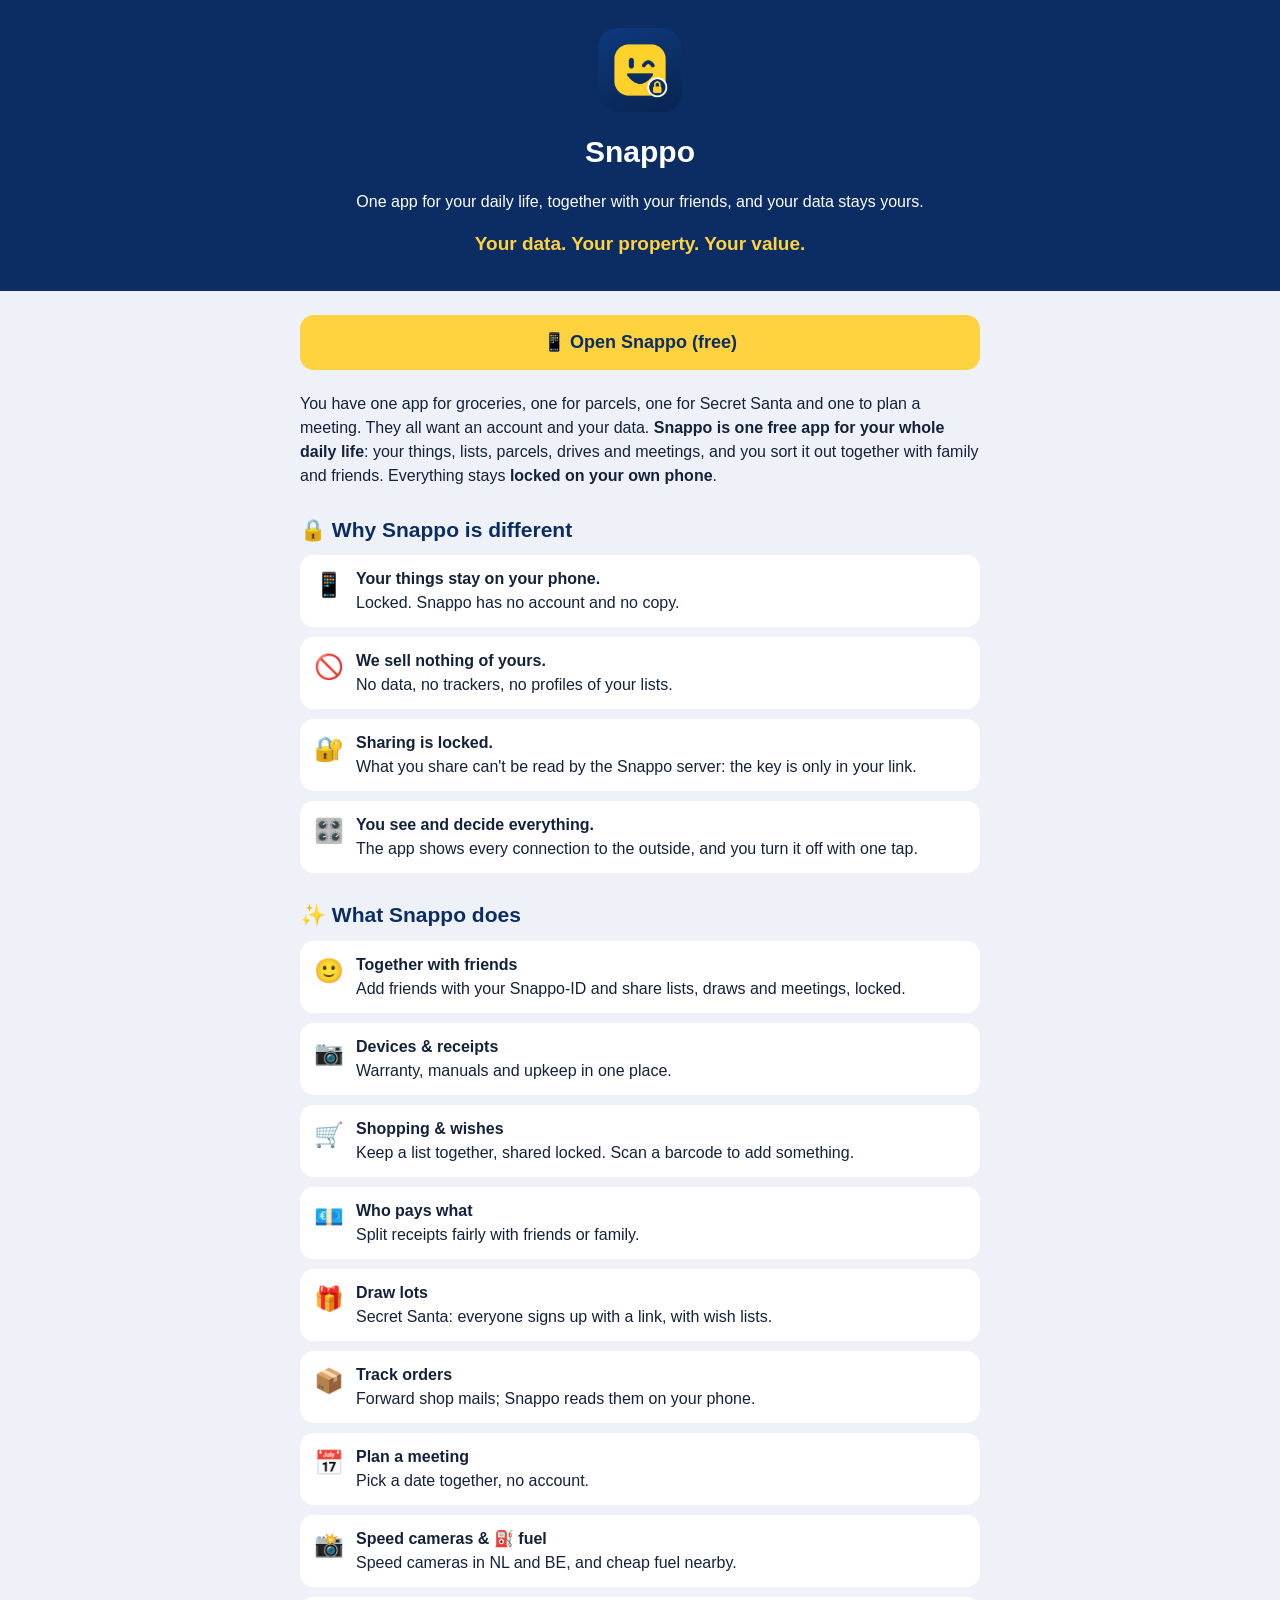
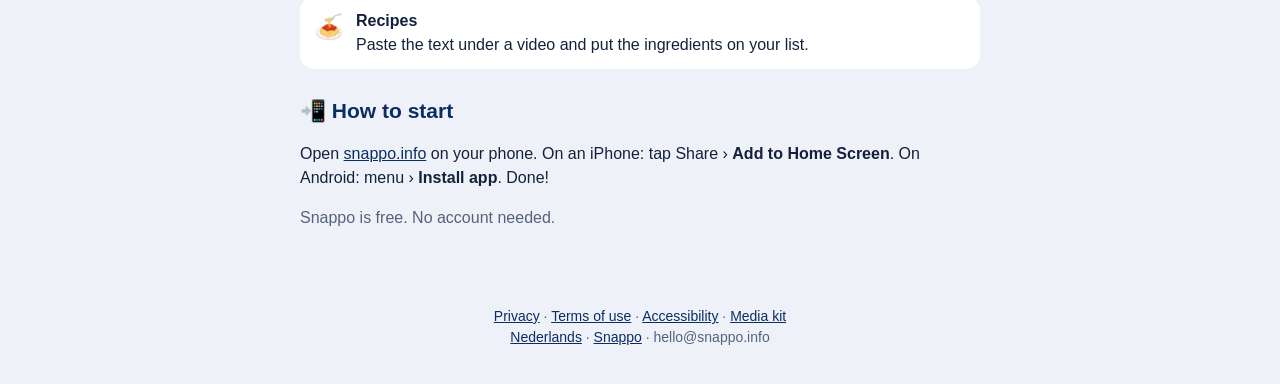
<file: about.html>
<!doctype html>
<html lang="en">
<head>
<meta charset="utf-8">
<meta name="viewport" content="width=device-width, initial-scale=1">
<meta name="tdm-reservation" content="1">
<title>Snappo: one app for your daily life</title>
<meta name="description" content="One app for your daily life, together with your friends: your things, lists, parcels, drives and meetings, locked on your own phone. No account, no trackers. Your data. Your property. Your value.">
<link rel="canonical" href="https://snappo.info/about.html">
<link rel="alternate" hreflang="nl" href="https://snappo.info/over.html">
<link rel="alternate" hreflang="en" href="https://snappo.info/about.html">
<link rel="alternate" hreflang="x-default" href="https://snappo.info/about.html">
<meta property="og:title" content="Snappo: one app for your daily life">
<meta property="og:description" content="One app for your daily life, together with your friends: your things, lists, parcels, drives and meetings, locked on your own phone. No account, no trackers. Your data. Your property. Your value.">
<meta property="og:image" content="https://snappo.info/icons/icon-512.png">
<link rel="icon" type="image/png" href="icons/icon-192.png">

<script type="application/ld+json">{"@context": "https://schema.org", "@type": "SoftwareApplication", "name": "Snappo", "url": "https://snappo.info/", "applicationCategory": "LifestyleApplication", "operatingSystem": "iOS, Android, Web", "inLanguage": ["nl", "en"], "description": "One app for your daily life, together with your friends: your things, lists, parcels, drives and meetings, locked on your own phone. No account, no trackers. Your data. Your property. Your value.", "offers": {"@type": "Offer", "price": "0", "priceCurrency": "EUR"}, "image": "https://snappo.info/icons/icon-512.png"}</script>
<style>
:root{--bg:#eef2f8;--card:#fff;--fg:#14213a;--mute:#56627c;--blue:#0b2d63;--yel:#ffd23f}
@media (prefers-color-scheme:dark){:root{--bg:#0c1426;--card:#152039;--fg:#e8eefb;--mute:#a3b2d0;--blue:#9cc0ff}}
body{margin:0;background:var(--bg);color:var(--fg);font:16px/1.5 -apple-system,BlinkMacSystemFont,"Segoe UI",Roboto,sans-serif}
header{background:#0b2d63;color:#fff;padding:28px 16px 32px;text-align:center}
header img{width:84px;height:84px;border-radius:20px}
header h1{margin:10px 0 4px;font-size:30px}
.claim{color:var(--yel);font-weight:700;font-size:19px;margin:6px 0 0}
main{max-width:680px;margin:0 auto;padding:20px 16px 40px}
.cta{display:block;text-align:center;background:var(--yel);color:#0b2d63;font-weight:700;padding:14px;border-radius:14px;text-decoration:none;margin:4px 0 22px;font-size:18px}
h2{color:var(--blue);font-size:21px;margin:26px 0 10px}
ul.f{list-style:none;padding:0;margin:0;display:grid;gap:10px}
ul.f li{display:flex;gap:12px;background:var(--card);border-radius:14px;padding:12px 14px}
ul.f li span{font-size:24px}
p.m{color:var(--mute)}
footer{text-align:center;color:var(--mute);font-size:14px;padding:20px 16px 36px}
a{color:var(--blue)}
</style>
</head>
<body>
<header><img src="icons/icon-512.png" alt=""><h1>Snappo</h1><p>One app for your daily life, together with your friends, and your data stays yours.</p><p class="claim">Your data. Your property. Your value.</p></header>
<main>
<a class="cta" href="./">📱 Open Snappo (free)</a>
<p>You have one app for groceries, one for parcels, one for Secret Santa and one to plan a meeting. They all want an account and your data. <b>Snappo is one free app for your whole daily life</b>: your things, lists, parcels, drives and meetings, and you sort it out together with family and friends. Everything stays <b>locked on your own phone</b>.</p>
<h2>🔒 Why Snappo is different</h2>
<ul class="f"><li><span>📱</span><div><b>Your things stay on your phone.</b><br>Locked. Snappo has no account and no copy.</div></li><li><span>🚫</span><div><b>We sell nothing of yours.</b><br>No data, no trackers, no profiles of your lists.</div></li><li><span>🔐</span><div><b>Sharing is locked.</b><br>What you share can't be read by the Snappo server: the key is only in your link.</div></li><li><span>🎛️</span><div><b>You see and decide everything.</b><br>The app shows every connection to the outside, and you turn it off with one tap.</div></li></ul>
<h2>✨ What Snappo does</h2>
<ul class="f"><li><span>🙂</span><div><b>Together with friends</b><br>Add friends with your Snappo-ID and share lists, draws and meetings, locked.</div></li><li><span>📷</span><div><b>Devices & receipts</b><br>Warranty, manuals and upkeep in one place.</div></li><li><span>🛒</span><div><b>Shopping & wishes</b><br>Keep a list together, shared locked. Scan a barcode to add something.</div></li><li><span>💶</span><div><b>Who pays what</b><br>Split receipts fairly with friends or family.</div></li><li><span>🎁</span><div><b>Draw lots</b><br>Secret Santa: everyone signs up with a link, with wish lists.</div></li><li><span>📦</span><div><b>Track orders</b><br>Forward shop mails; Snappo reads them on your phone.</div></li><li><span>📅</span><div><b>Plan a meeting</b><br>Pick a date together, no account.</div></li><li><span>📸</span><div><b>Speed cameras & ⛽ fuel</b><br>Speed cameras in NL and BE, and cheap fuel nearby.</div></li><li><span>🍝</span><div><b>Recipes</b><br>Paste the text under a video and put the ingredients on your list.</div></li></ul>
<h2>📲 How to start</h2>
<p>Open <a href="./">snappo.info</a> on your phone. On an iPhone: tap Share › <b>Add to Home Screen</b>. On Android: menu › <b>Install app</b>. Done!</p>
<p class="m">Snappo is free. No account needed.</p>
</main>
<footer><a href="privacy-en.html">Privacy</a> · <a href="terms.html">Terms of use</a> · <a href="accessibility.html">Accessibility</a> · <a href="media.html">Media kit</a><br><a href="over.html">Nederlands</a> · <a href="./">Snappo</a> · hello@snappo.info</footer>
</body>
</html>
</file>
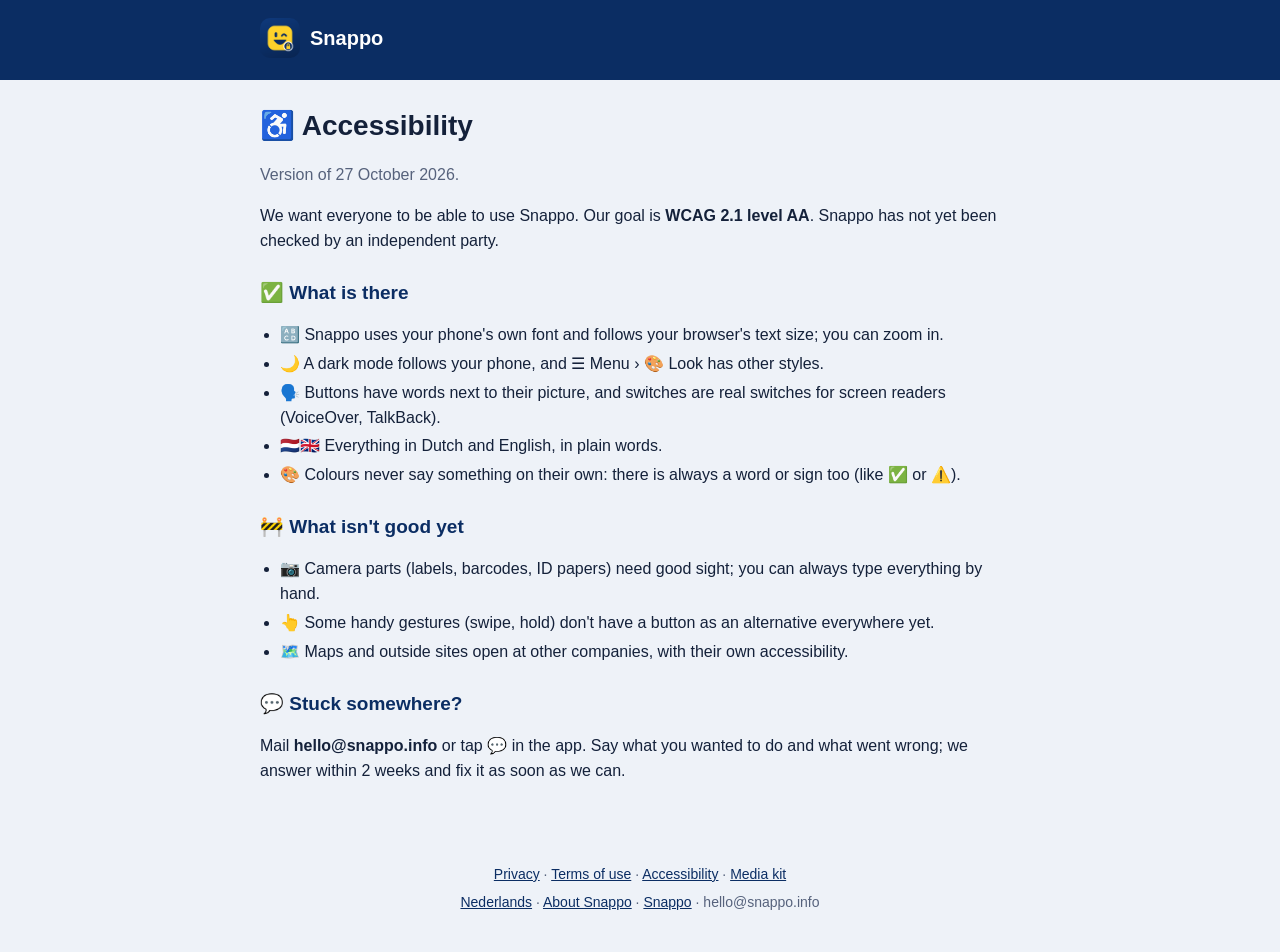
<file: accessibility.html>
<!doctype html>
<html lang="en">
<head>
<meta charset="utf-8">
<meta name="viewport" content="width=device-width, initial-scale=1">
<meta name="tdm-reservation" content="1">
<title>Snappo · Accessibility</title>
<meta name="description" content="Accessibility · Snappo. Your data. Your property. Your value.">
<link rel="canonical" href="https://snappo.info/accessibility.html">
<link rel="alternate" hreflang="nl" href="https://snappo.info/toegankelijkheid.html">
<link rel="alternate" hreflang="en" href="https://snappo.info/accessibility.html">
<link rel="icon" type="image/png" href="icons/icon-192.png">
<style>
:root{--bg:#eef2f8;--card:#fff;--fg:#14213a;--mute:#56627c;--blue:#0b2d63;--yel:#ffd23f;--line:#d9e0ec}
@media (prefers-color-scheme:dark){:root{--bg:#0c1426;--card:#152039;--fg:#e8eefb;--mute:#a3b2d0;--blue:#9cc0ff;--line:#2a3a5c}}
body{margin:0;background:var(--bg);color:var(--fg);font:16px/1.55 -apple-system,BlinkMacSystemFont,"Segoe UI",Roboto,sans-serif}
header{background:#0b2d63;color:#fff;padding:18px 16px 22px}
header a{color:#fff;text-decoration:none;display:flex;align-items:center;gap:10px;max-width:760px;margin:0 auto;font-weight:600;font-size:20px}
header img{width:40px;height:40px;border-radius:10px}
main{max-width:760px;margin:0 auto;padding:16px 16px 40px;overflow-wrap:anywhere}
h1{font-size:28px;margin:8px 0 6px} h3{color:var(--blue);font-size:19px;margin:24px 0 8px}
ul{padding-left:20px} li{margin:4px 0}
ul.f,ul.img{list-style:none;padding:0;display:grid;gap:10px}
ul.f li,ul.img li{display:flex;gap:12px;background:var(--card);border-radius:14px;padding:12px 14px;margin:0}
ul.f li span{font-size:22px}
ul.img img{width:110px;max-height:220px;object-fit:cover;object-position:top;border-radius:12px;border:1px solid var(--line);flex:0 0 auto}
.m,.small{color:var(--mute)} .msg{margin:8px 0}
table{border-collapse:collapse;width:100%;font-size:14px;display:block;overflow-x:auto} th,td{border:1px solid var(--line);padding:6px 8px;text-align:left;vertical-align:top} th{background:var(--card)}
table{overflow-wrap:normal;hyphens:auto} td small{display:block;color:var(--mute)} td:first-child{min-width:92px}
.parts{background:var(--card);border-radius:14px;padding:12px 14px;margin:10px 0}
footer{text-align:center;color:var(--mute);font-size:14px;padding:20px 16px 36px;line-height:2}
a{color:var(--blue)}
</style>
</head>
<body>
<header><a href="./"><img src="icons/icon-192.png" alt="">Snappo</a></header>
<main>
<h1>♿ Accessibility</h1>
<p class="m">Version of 27 October 2026.</p>
<p>We want everyone to be able to use Snappo. Our goal is <b>WCAG 2.1 level AA</b>. Snappo has not yet been checked by an independent party.</p>
<h3>✅ What is there</h3><ul>
<li>🔠 Snappo uses your phone's own font and follows your browser's text size; you can zoom in.</li>
<li>🌙 A dark mode follows your phone, and ☰ Menu › 🎨 Look has other styles.</li>
<li>🗣️ Buttons have words next to their picture, and switches are real switches for screen readers (VoiceOver, TalkBack).</li>
<li>🇳🇱🇬🇧 Everything in Dutch and English, in plain words.</li>
<li>🎨 Colours never say something on their own: there is always a word or sign too (like ✅ or ⚠️).</li></ul>
<h3>🚧 What isn't good yet</h3><ul>
<li>📷 Camera parts (labels, barcodes, ID papers) need good sight; you can always type everything by hand.</li>
<li>👆 Some handy gestures (swipe, hold) don't have a button as an alternative everywhere yet.</li>
<li>🗺️ Maps and outside sites open at other companies, with their own accessibility.</li></ul>
<h3>💬 Stuck somewhere?</h3><p>Mail <b>hello@snappo.info</b> or tap 💬 in the app. Say what you wanted to do and what went wrong; we answer within 2 weeks and fix it as soon as we can.</p>
</main>
<footer><a href="privacy-en.html">Privacy</a> · <a href="terms.html">Terms of use</a> · <a href="accessibility.html">Accessibility</a> · <a href="media.html">Media kit</a><br><a href="toegankelijkheid.html">Nederlands</a> · <a href="about.html">About Snappo</a> · <a href="./">Snappo</a> · hello@snappo.info</footer>
</body>
</html>
</file>
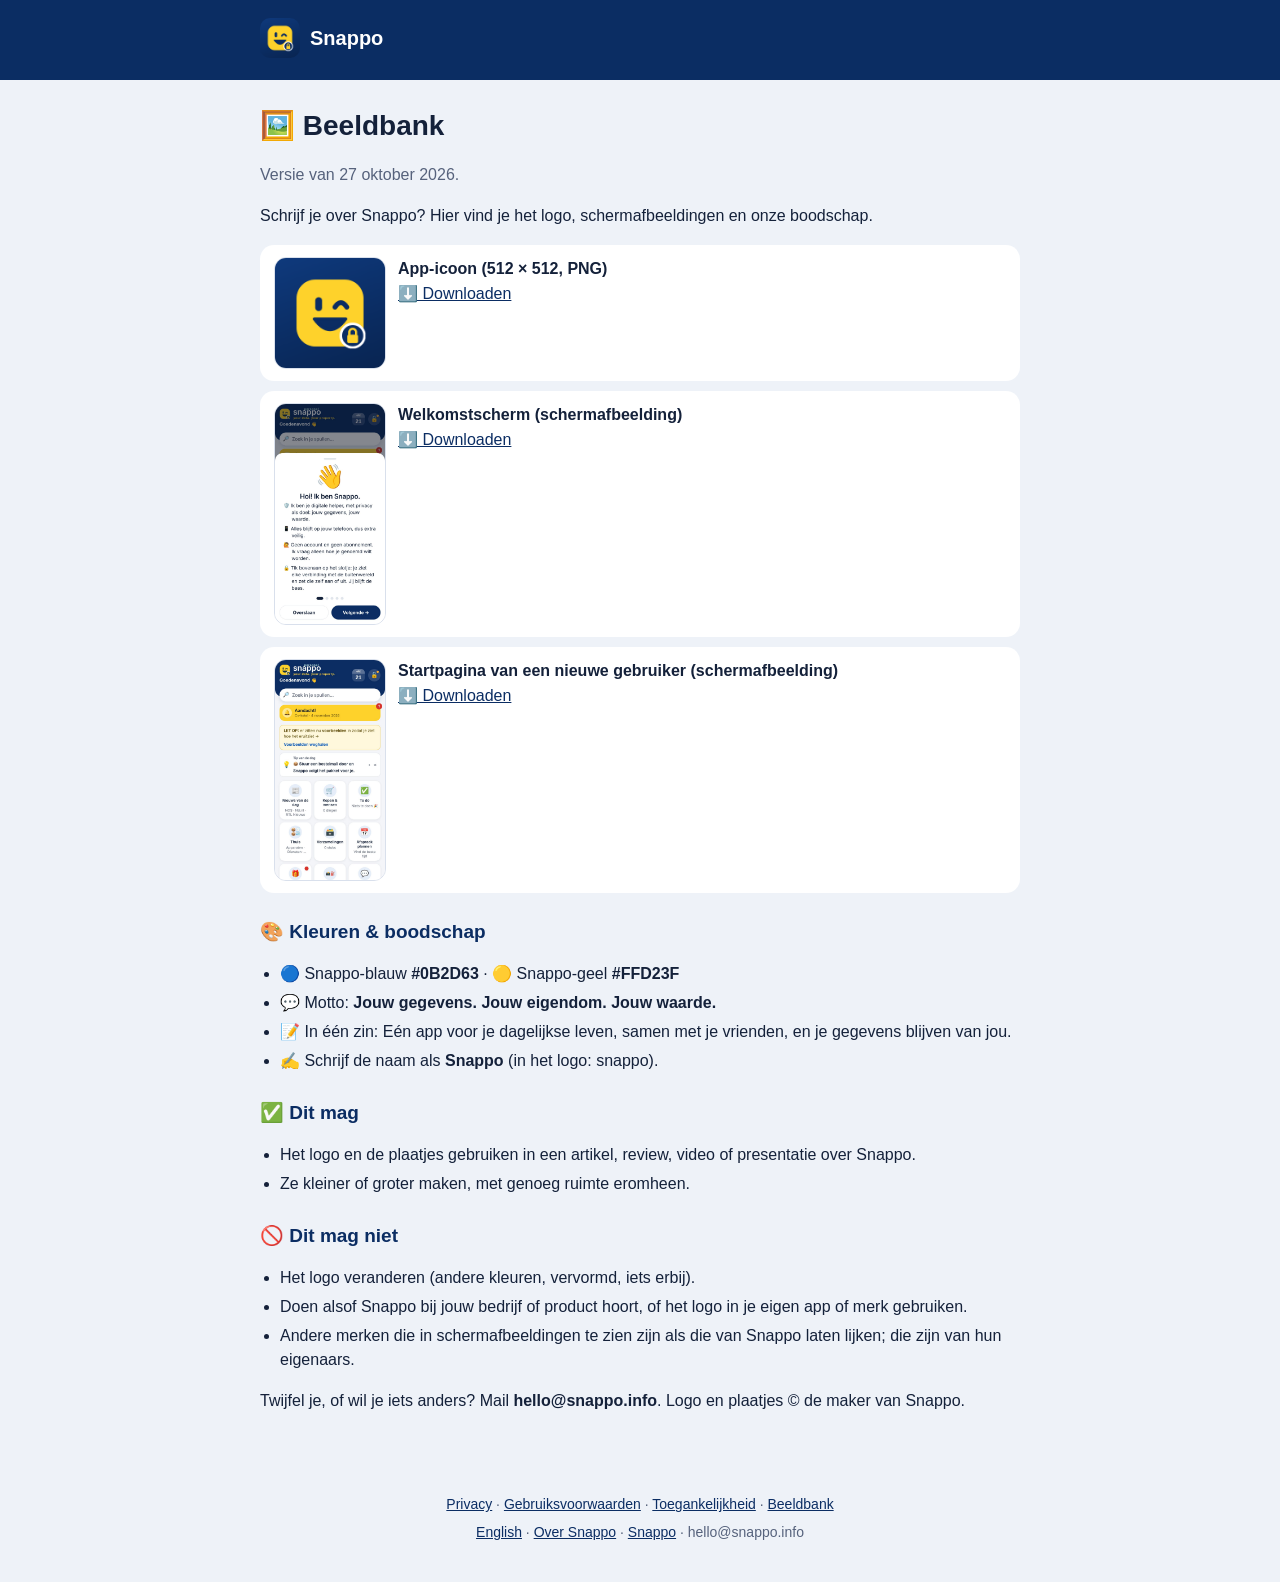
<file: beeldbank.html>
<!doctype html>
<html lang="nl">
<head>
<meta charset="utf-8">
<meta name="viewport" content="width=device-width, initial-scale=1">
<meta name="tdm-reservation" content="1">
<title>Snappo · Beeldbank</title>
<meta name="description" content="Beeldbank · Snappo. Jouw gegevens. Jouw eigendom. Jouw waarde.">
<link rel="canonical" href="https://snappo.info/beeldbank.html">
<link rel="alternate" hreflang="nl" href="https://snappo.info/beeldbank.html">
<link rel="alternate" hreflang="en" href="https://snappo.info/media.html">
<link rel="icon" type="image/png" href="icons/icon-192.png">
<style>
:root{--bg:#eef2f8;--card:#fff;--fg:#14213a;--mute:#56627c;--blue:#0b2d63;--yel:#ffd23f;--line:#d9e0ec}
@media (prefers-color-scheme:dark){:root{--bg:#0c1426;--card:#152039;--fg:#e8eefb;--mute:#a3b2d0;--blue:#9cc0ff;--line:#2a3a5c}}
body{margin:0;background:var(--bg);color:var(--fg);font:16px/1.55 -apple-system,BlinkMacSystemFont,"Segoe UI",Roboto,sans-serif}
header{background:#0b2d63;color:#fff;padding:18px 16px 22px}
header a{color:#fff;text-decoration:none;display:flex;align-items:center;gap:10px;max-width:760px;margin:0 auto;font-weight:600;font-size:20px}
header img{width:40px;height:40px;border-radius:10px}
main{max-width:760px;margin:0 auto;padding:16px 16px 40px;overflow-wrap:anywhere}
h1{font-size:28px;margin:8px 0 6px} h3{color:var(--blue);font-size:19px;margin:24px 0 8px}
ul{padding-left:20px} li{margin:4px 0}
ul.f,ul.img{list-style:none;padding:0;display:grid;gap:10px}
ul.f li,ul.img li{display:flex;gap:12px;background:var(--card);border-radius:14px;padding:12px 14px;margin:0}
ul.f li span{font-size:22px}
ul.img img{width:110px;max-height:220px;object-fit:cover;object-position:top;border-radius:12px;border:1px solid var(--line);flex:0 0 auto}
.m,.small{color:var(--mute)} .msg{margin:8px 0}
table{border-collapse:collapse;width:100%;font-size:14px;display:block;overflow-x:auto} th,td{border:1px solid var(--line);padding:6px 8px;text-align:left;vertical-align:top} th{background:var(--card)}
table{overflow-wrap:normal;hyphens:auto} td small{display:block;color:var(--mute)} td:first-child{min-width:92px}
.parts{background:var(--card);border-radius:14px;padding:12px 14px;margin:10px 0}
footer{text-align:center;color:var(--mute);font-size:14px;padding:20px 16px 36px;line-height:2}
a{color:var(--blue)}
</style>
</head>
<body>
<header><a href="./"><img src="icons/icon-192.png" alt="">Snappo</a></header>
<main>
<h1>🖼️ Beeldbank</h1>
<p class="m">Versie van 27 oktober 2026.</p><p>Schrijf je over Snappo? Hier vind je het logo, schermafbeeldingen en onze boodschap.</p>
<ul class="img"><li><img src="brand/snappo-icon-512.png" alt="App-icoon (512 × 512, PNG)" loading="lazy"><div><b>App-icoon (512 × 512, PNG)</b><br><a href="brand/snappo-icon-512.png" download>⬇️ Downloaden</a></div></li><li><img src="brand/snappo-welcome.jpg" alt="Welkomstscherm (schermafbeelding)" loading="lazy"><div><b>Welkomstscherm (schermafbeelding)</b><br><a href="brand/snappo-welcome.jpg" download>⬇️ Downloaden</a></div></li><li><img src="brand/snappo-start.jpg" alt="Startpagina van een nieuwe gebruiker (schermafbeelding)" loading="lazy"><div><b>Startpagina van een nieuwe gebruiker (schermafbeelding)</b><br><a href="brand/snappo-start.jpg" download>⬇️ Downloaden</a></div></li></ul>
<h3>🎨 Kleuren & boodschap</h3><ul><li>🔵 Snappo-blauw <b>#0B2D63</b> · 🟡 Snappo-geel <b>#FFD23F</b></li><li>💬 Motto: <b>Jouw gegevens. Jouw eigendom. Jouw waarde.</b></li><li>📝 In één zin: Eén app voor je dagelijkse leven, samen met je vrienden, en je gegevens blijven van jou.</li><li>✍️ Schrijf de naam als <b>Snappo</b> (in het logo: snappo).</li></ul>
<h3>✅ Dit mag</h3><ul><li>Het logo en de plaatjes gebruiken in een artikel, review, video of presentatie over Snappo.</li><li>Ze kleiner of groter maken, met genoeg ruimte eromheen.</li></ul>
<h3>🚫 Dit mag niet</h3><ul><li>Het logo veranderen (andere kleuren, vervormd, iets erbij).</li><li>Doen alsof Snappo bij jouw bedrijf of product hoort, of het logo in je eigen app of merk gebruiken.</li><li>Andere merken die in schermafbeeldingen te zien zijn als die van Snappo laten lijken; die zijn van hun eigenaars.</li></ul>
<p>Twijfel je, of wil je iets anders? Mail <b>hello@snappo.info</b>. Logo en plaatjes © de maker van Snappo.</p>
</main>
<footer><a href="privacy.html">Privacy</a> · <a href="voorwaarden.html">Gebruiksvoorwaarden</a> · <a href="toegankelijkheid.html">Toegankelijkheid</a> · <a href="beeldbank.html">Beeldbank</a><br><a href="media.html">English</a> · <a href="over.html">Over Snappo</a> · <a href="./">Snappo</a> · hello@snappo.info</footer>
</body>
</html>
</file>
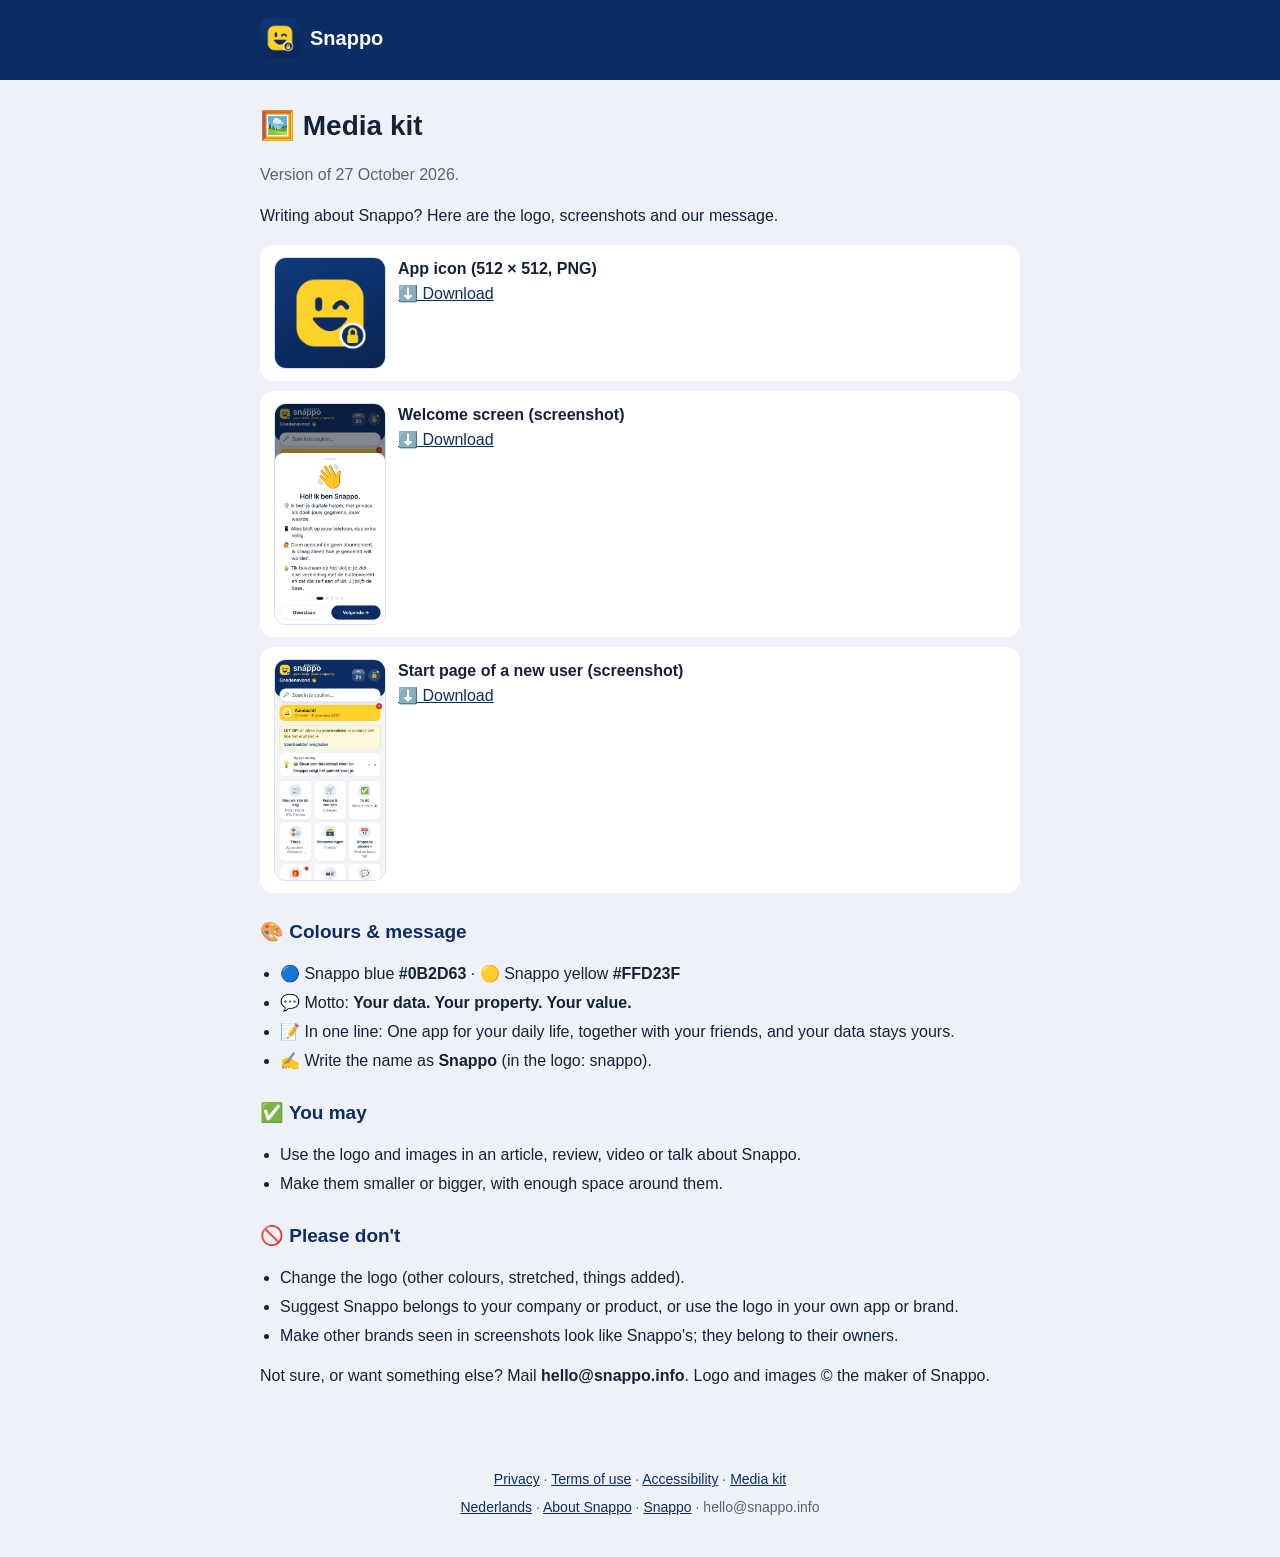
<file: media.html>
<!doctype html>
<html lang="en">
<head>
<meta charset="utf-8">
<meta name="viewport" content="width=device-width, initial-scale=1">
<meta name="tdm-reservation" content="1">
<title>Snappo · Media kit</title>
<meta name="description" content="Media kit · Snappo. Your data. Your property. Your value.">
<link rel="canonical" href="https://snappo.info/media.html">
<link rel="alternate" hreflang="nl" href="https://snappo.info/beeldbank.html">
<link rel="alternate" hreflang="en" href="https://snappo.info/media.html">
<link rel="icon" type="image/png" href="icons/icon-192.png">
<style>
:root{--bg:#eef2f8;--card:#fff;--fg:#14213a;--mute:#56627c;--blue:#0b2d63;--yel:#ffd23f;--line:#d9e0ec}
@media (prefers-color-scheme:dark){:root{--bg:#0c1426;--card:#152039;--fg:#e8eefb;--mute:#a3b2d0;--blue:#9cc0ff;--line:#2a3a5c}}
body{margin:0;background:var(--bg);color:var(--fg);font:16px/1.55 -apple-system,BlinkMacSystemFont,"Segoe UI",Roboto,sans-serif}
header{background:#0b2d63;color:#fff;padding:18px 16px 22px}
header a{color:#fff;text-decoration:none;display:flex;align-items:center;gap:10px;max-width:760px;margin:0 auto;font-weight:600;font-size:20px}
header img{width:40px;height:40px;border-radius:10px}
main{max-width:760px;margin:0 auto;padding:16px 16px 40px;overflow-wrap:anywhere}
h1{font-size:28px;margin:8px 0 6px} h3{color:var(--blue);font-size:19px;margin:24px 0 8px}
ul{padding-left:20px} li{margin:4px 0}
ul.f,ul.img{list-style:none;padding:0;display:grid;gap:10px}
ul.f li,ul.img li{display:flex;gap:12px;background:var(--card);border-radius:14px;padding:12px 14px;margin:0}
ul.f li span{font-size:22px}
ul.img img{width:110px;max-height:220px;object-fit:cover;object-position:top;border-radius:12px;border:1px solid var(--line);flex:0 0 auto}
.m,.small{color:var(--mute)} .msg{margin:8px 0}
table{border-collapse:collapse;width:100%;font-size:14px;display:block;overflow-x:auto} th,td{border:1px solid var(--line);padding:6px 8px;text-align:left;vertical-align:top} th{background:var(--card)}
table{overflow-wrap:normal;hyphens:auto} td small{display:block;color:var(--mute)} td:first-child{min-width:92px}
.parts{background:var(--card);border-radius:14px;padding:12px 14px;margin:10px 0}
footer{text-align:center;color:var(--mute);font-size:14px;padding:20px 16px 36px;line-height:2}
a{color:var(--blue)}
</style>
</head>
<body>
<header><a href="./"><img src="icons/icon-192.png" alt="">Snappo</a></header>
<main>
<h1>🖼️ Media kit</h1>
<p class="m">Version of 27 October 2026.</p><p>Writing about Snappo? Here are the logo, screenshots and our message.</p>
<ul class="img"><li><img src="brand/snappo-icon-512.png" alt="App icon (512 × 512, PNG)" loading="lazy"><div><b>App icon (512 × 512, PNG)</b><br><a href="brand/snappo-icon-512.png" download>⬇️ Download</a></div></li><li><img src="brand/snappo-welcome.jpg" alt="Welcome screen (screenshot)" loading="lazy"><div><b>Welcome screen (screenshot)</b><br><a href="brand/snappo-welcome.jpg" download>⬇️ Download</a></div></li><li><img src="brand/snappo-start.jpg" alt="Start page of a new user (screenshot)" loading="lazy"><div><b>Start page of a new user (screenshot)</b><br><a href="brand/snappo-start.jpg" download>⬇️ Download</a></div></li></ul>
<h3>🎨 Colours & message</h3><ul><li>🔵 Snappo blue <b>#0B2D63</b> · 🟡 Snappo yellow <b>#FFD23F</b></li><li>💬 Motto: <b>Your data. Your property. Your value.</b></li><li>📝 In one line: One app for your daily life, together with your friends, and your data stays yours.</li><li>✍️ Write the name as <b>Snappo</b> (in the logo: snappo).</li></ul>
<h3>✅ You may</h3><ul><li>Use the logo and images in an article, review, video or talk about Snappo.</li><li>Make them smaller or bigger, with enough space around them.</li></ul>
<h3>🚫 Please don't</h3><ul><li>Change the logo (other colours, stretched, things added).</li><li>Suggest Snappo belongs to your company or product, or use the logo in your own app or brand.</li><li>Make other brands seen in screenshots look like Snappo's; they belong to their owners.</li></ul>
<p>Not sure, or want something else? Mail <b>hello@snappo.info</b>. Logo and images © the maker of Snappo.</p>
</main>
<footer><a href="privacy-en.html">Privacy</a> · <a href="terms.html">Terms of use</a> · <a href="accessibility.html">Accessibility</a> · <a href="media.html">Media kit</a><br><a href="beeldbank.html">Nederlands</a> · <a href="about.html">About Snappo</a> · <a href="./">Snappo</a> · hello@snappo.info</footer>
</body>
</html>
</file>
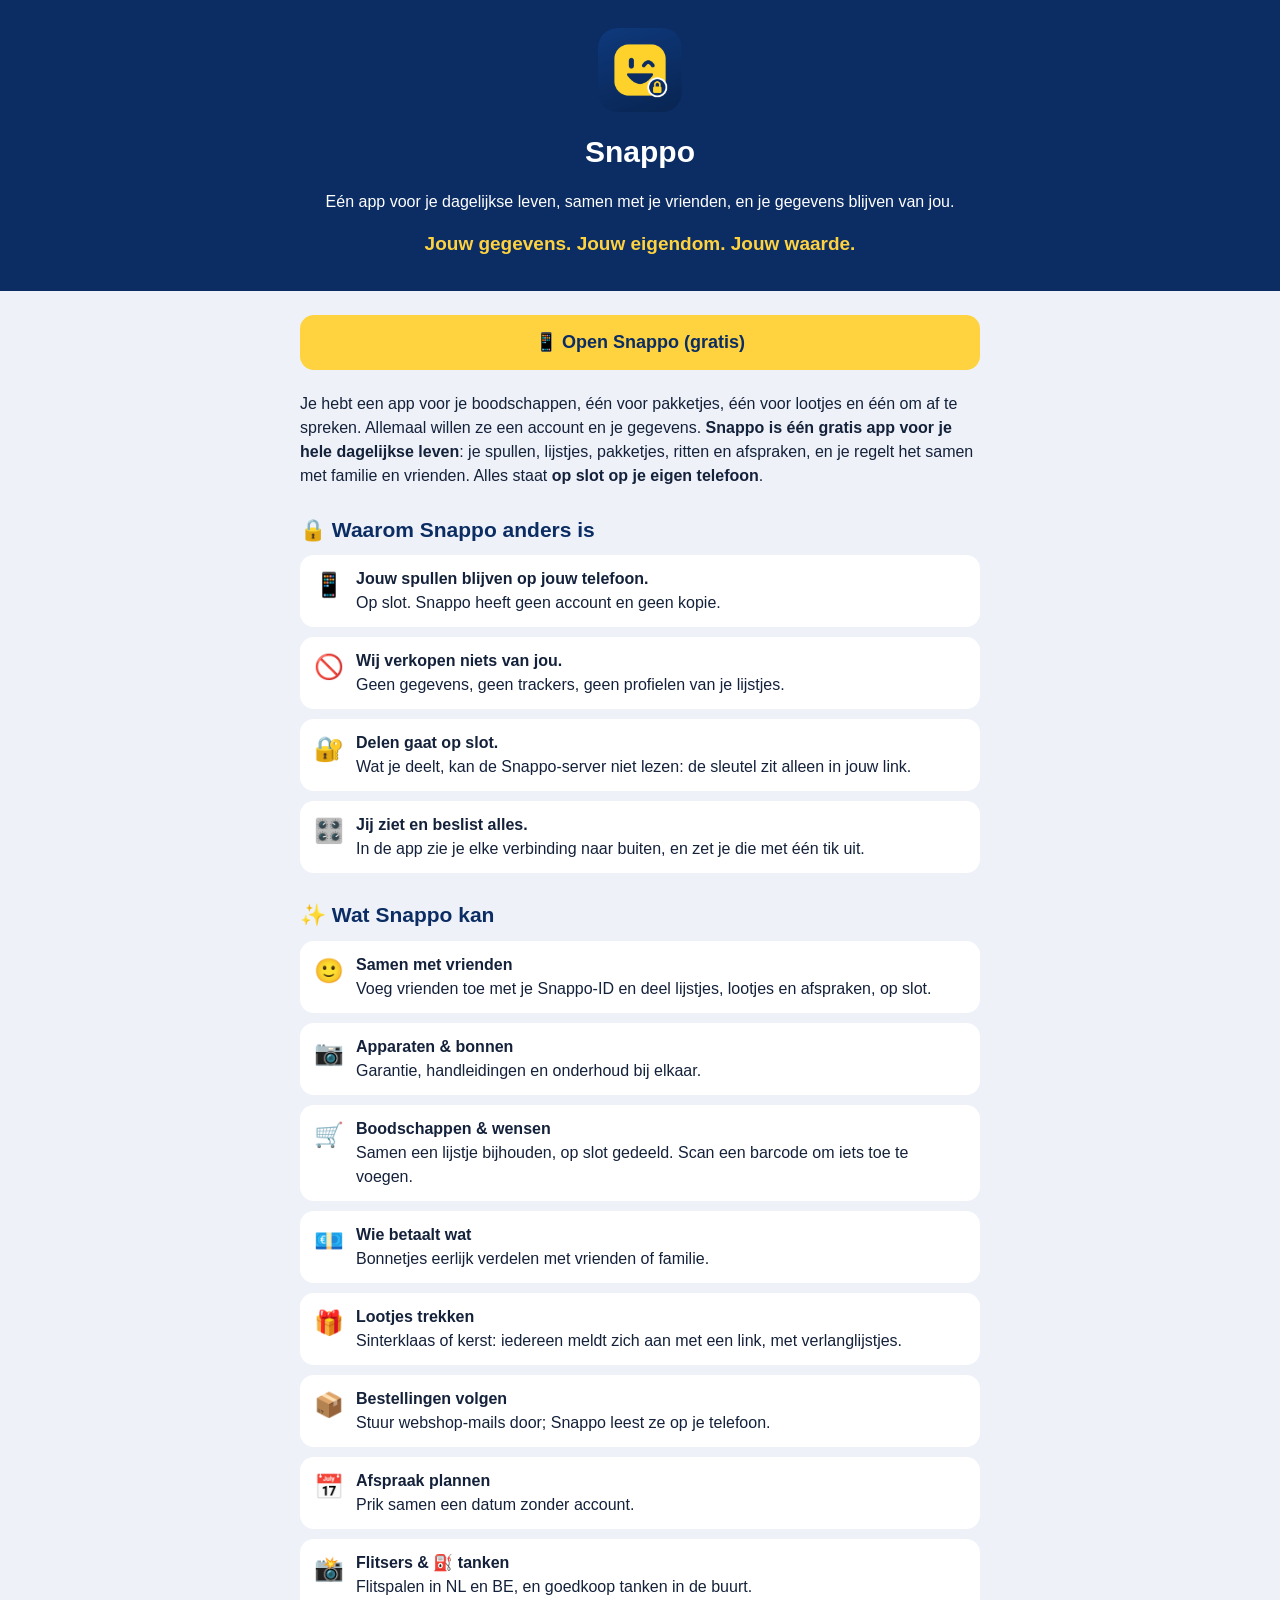
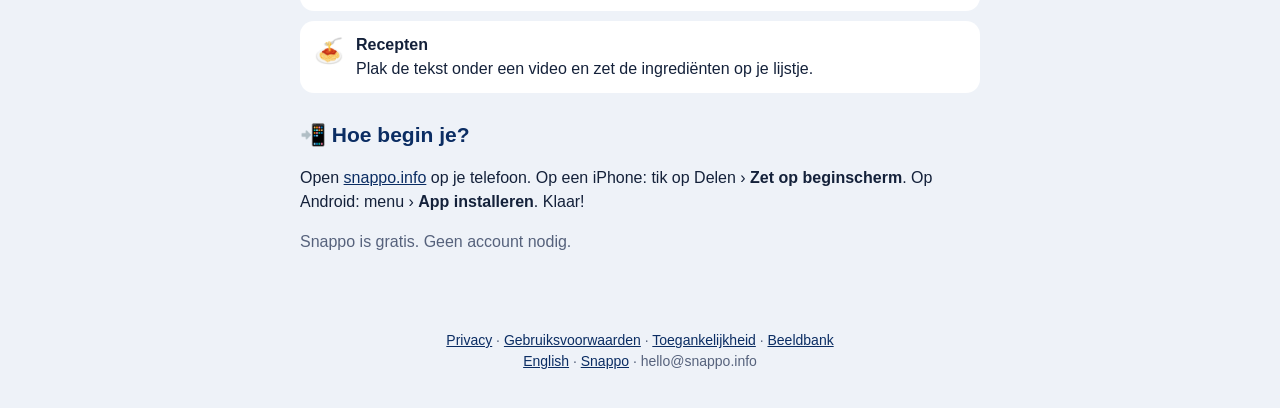
<file: over.html>
<!doctype html>
<html lang="nl">
<head>
<meta charset="utf-8">
<meta name="viewport" content="width=device-width, initial-scale=1">
<meta name="tdm-reservation" content="1">
<title>Snappo: één app voor je dagelijkse leven</title>
<meta name="description" content="Eén app voor je dagelijkse leven, samen met je vrienden: je spullen, lijstjes, pakketjes, ritten en afspraken, op slot op je eigen telefoon. Geen account, geen trackers. Jouw gegevens. Jouw eigendom. Jouw waarde.">
<link rel="canonical" href="https://snappo.info/over.html">
<link rel="alternate" hreflang="nl" href="https://snappo.info/over.html">
<link rel="alternate" hreflang="en" href="https://snappo.info/about.html">
<link rel="alternate" hreflang="x-default" href="https://snappo.info/about.html">
<meta property="og:title" content="Snappo: één app voor je dagelijkse leven">
<meta property="og:description" content="Eén app voor je dagelijkse leven, samen met je vrienden: je spullen, lijstjes, pakketjes, ritten en afspraken, op slot op je eigen telefoon. Geen account, geen trackers. Jouw gegevens. Jouw eigendom. Jouw waarde.">
<meta property="og:image" content="https://snappo.info/icons/icon-512.png">
<link rel="icon" type="image/png" href="icons/icon-192.png">

<script type="application/ld+json">{"@context": "https://schema.org", "@type": "SoftwareApplication", "name": "Snappo", "url": "https://snappo.info/", "applicationCategory": "LifestyleApplication", "operatingSystem": "iOS, Android, Web", "inLanguage": ["nl", "en"], "description": "One app for your daily life, together with your friends: your things, lists, parcels, drives and meetings, locked on your own phone. No account, no trackers. Your data. Your property. Your value.", "offers": {"@type": "Offer", "price": "0", "priceCurrency": "EUR"}, "image": "https://snappo.info/icons/icon-512.png"}</script>
<style>
:root{--bg:#eef2f8;--card:#fff;--fg:#14213a;--mute:#56627c;--blue:#0b2d63;--yel:#ffd23f}
@media (prefers-color-scheme:dark){:root{--bg:#0c1426;--card:#152039;--fg:#e8eefb;--mute:#a3b2d0;--blue:#9cc0ff}}
body{margin:0;background:var(--bg);color:var(--fg);font:16px/1.5 -apple-system,BlinkMacSystemFont,"Segoe UI",Roboto,sans-serif}
header{background:#0b2d63;color:#fff;padding:28px 16px 32px;text-align:center}
header img{width:84px;height:84px;border-radius:20px}
header h1{margin:10px 0 4px;font-size:30px}
.claim{color:var(--yel);font-weight:700;font-size:19px;margin:6px 0 0}
main{max-width:680px;margin:0 auto;padding:20px 16px 40px}
.cta{display:block;text-align:center;background:var(--yel);color:#0b2d63;font-weight:700;padding:14px;border-radius:14px;text-decoration:none;margin:4px 0 22px;font-size:18px}
h2{color:var(--blue);font-size:21px;margin:26px 0 10px}
ul.f{list-style:none;padding:0;margin:0;display:grid;gap:10px}
ul.f li{display:flex;gap:12px;background:var(--card);border-radius:14px;padding:12px 14px}
ul.f li span{font-size:24px}
p.m{color:var(--mute)}
footer{text-align:center;color:var(--mute);font-size:14px;padding:20px 16px 36px}
a{color:var(--blue)}
</style>
</head>
<body>
<header><img src="icons/icon-512.png" alt=""><h1>Snappo</h1><p>Eén app voor je dagelijkse leven, samen met je vrienden, en je gegevens blijven van jou.</p><p class="claim">Jouw gegevens. Jouw eigendom. Jouw waarde.</p></header>
<main>
<a class="cta" href="./">📱 Open Snappo (gratis)</a>
<p>Je hebt een app voor je boodschappen, één voor pakketjes, één voor lootjes en één om af te spreken. Allemaal willen ze een account en je gegevens. <b>Snappo is één gratis app voor je hele dagelijkse leven</b>: je spullen, lijstjes, pakketjes, ritten en afspraken, en je regelt het samen met familie en vrienden. Alles staat <b>op slot op je eigen telefoon</b>.</p>
<h2>🔒 Waarom Snappo anders is</h2>
<ul class="f"><li><span>📱</span><div><b>Jouw spullen blijven op jouw telefoon.</b><br>Op slot. Snappo heeft geen account en geen kopie.</div></li><li><span>🚫</span><div><b>Wij verkopen niets van jou.</b><br>Geen gegevens, geen trackers, geen profielen van je lijstjes.</div></li><li><span>🔐</span><div><b>Delen gaat op slot.</b><br>Wat je deelt, kan de Snappo-server niet lezen: de sleutel zit alleen in jouw link.</div></li><li><span>🎛️</span><div><b>Jij ziet en beslist alles.</b><br>In de app zie je elke verbinding naar buiten, en zet je die met één tik uit.</div></li></ul>
<h2>✨ Wat Snappo kan</h2>
<ul class="f"><li><span>🙂</span><div><b>Samen met vrienden</b><br>Voeg vrienden toe met je Snappo-ID en deel lijstjes, lootjes en afspraken, op slot.</div></li><li><span>📷</span><div><b>Apparaten & bonnen</b><br>Garantie, handleidingen en onderhoud bij elkaar.</div></li><li><span>🛒</span><div><b>Boodschappen & wensen</b><br>Samen een lijstje bijhouden, op slot gedeeld. Scan een barcode om iets toe te voegen.</div></li><li><span>💶</span><div><b>Wie betaalt wat</b><br>Bonnetjes eerlijk verdelen met vrienden of familie.</div></li><li><span>🎁</span><div><b>Lootjes trekken</b><br>Sinterklaas of kerst: iedereen meldt zich aan met een link, met verlanglijstjes.</div></li><li><span>📦</span><div><b>Bestellingen volgen</b><br>Stuur webshop-mails door; Snappo leest ze op je telefoon.</div></li><li><span>📅</span><div><b>Afspraak plannen</b><br>Prik samen een datum zonder account.</div></li><li><span>📸</span><div><b>Flitsers & ⛽ tanken</b><br>Flitspalen in NL en BE, en goedkoop tanken in de buurt.</div></li><li><span>🍝</span><div><b>Recepten</b><br>Plak de tekst onder een video en zet de ingrediënten op je lijstje.</div></li></ul>
<h2>📲 Hoe begin je?</h2>
<p>Open <a href="./">snappo.info</a> op je telefoon. Op een iPhone: tik op Delen › <b>Zet op beginscherm</b>. Op Android: menu › <b>App installeren</b>. Klaar!</p>
<p class="m">Snappo is gratis. Geen account nodig.</p>
</main>
<footer><a href="privacy.html">Privacy</a> · <a href="voorwaarden.html">Gebruiksvoorwaarden</a> · <a href="toegankelijkheid.html">Toegankelijkheid</a> · <a href="beeldbank.html">Beeldbank</a><br><a href="about.html">English</a> · <a href="./">Snappo</a> · hello@snappo.info</footer>
</body>
</html>
</file>
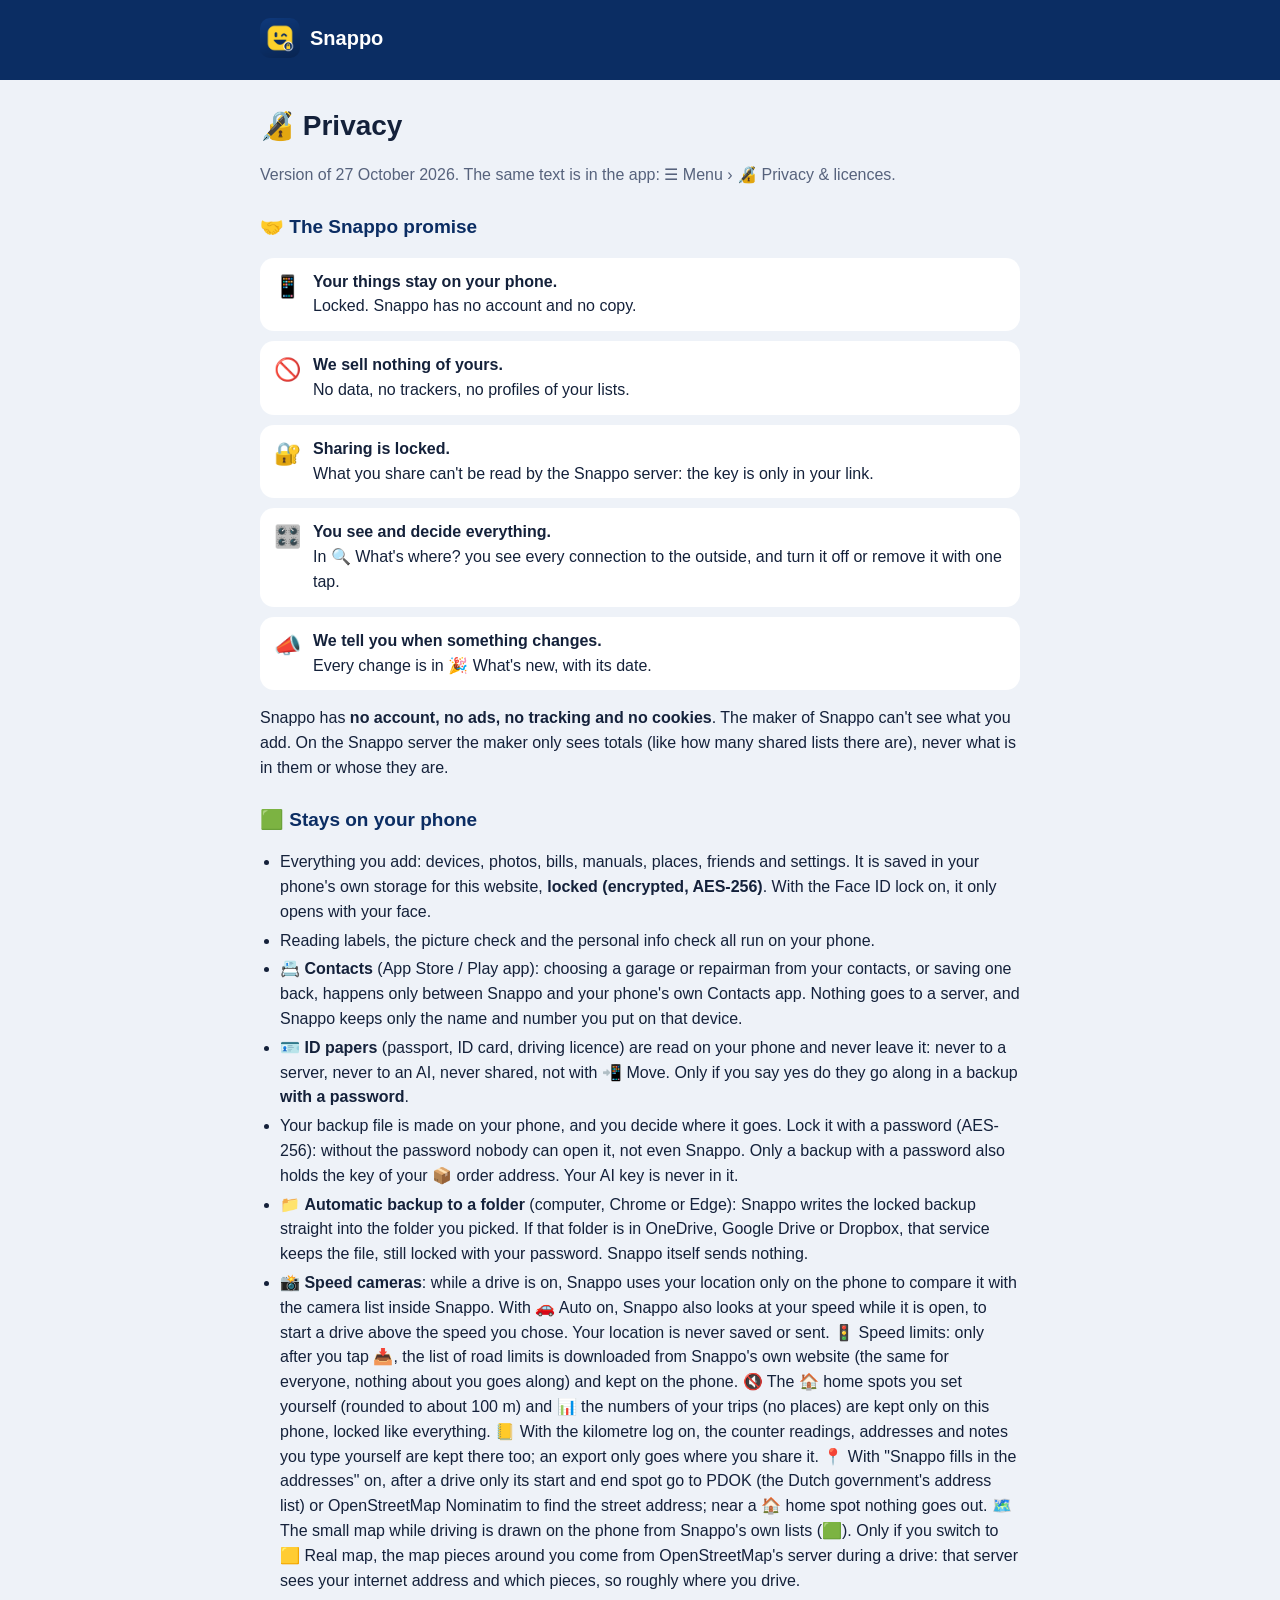
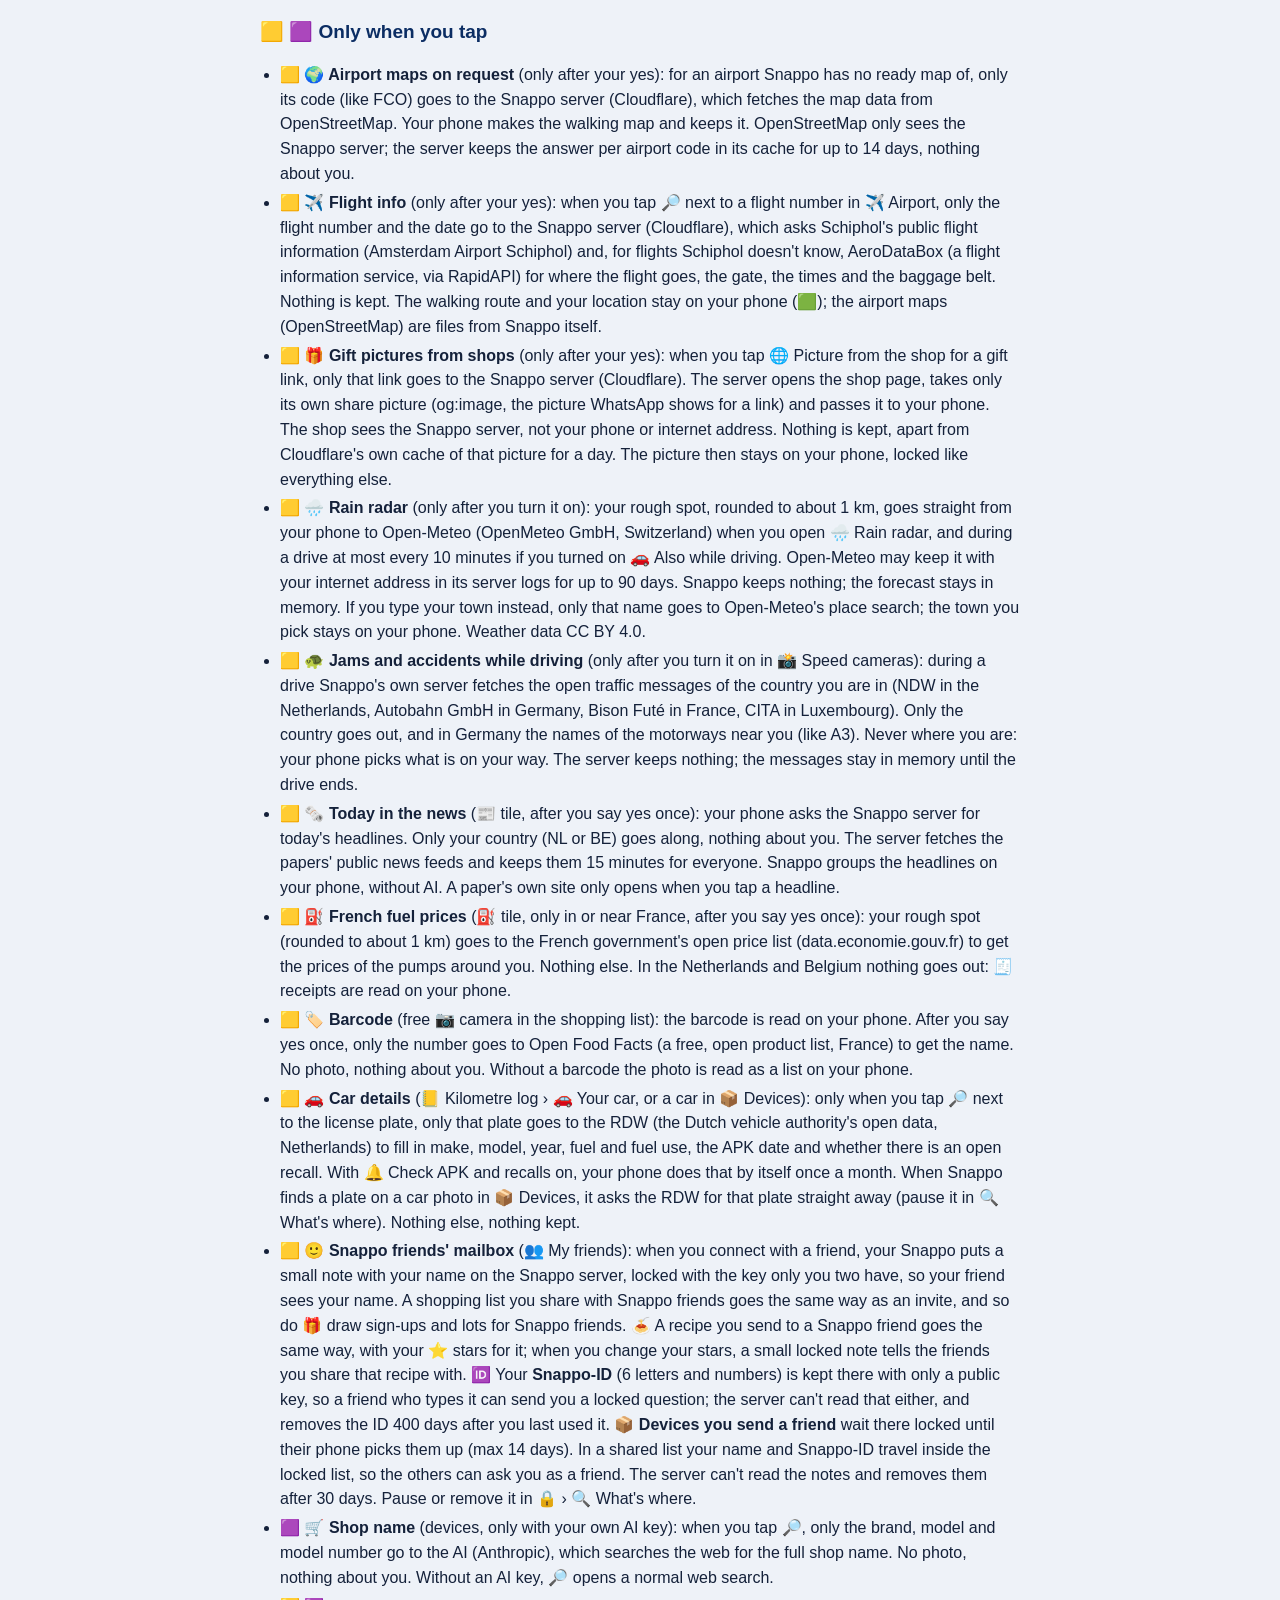
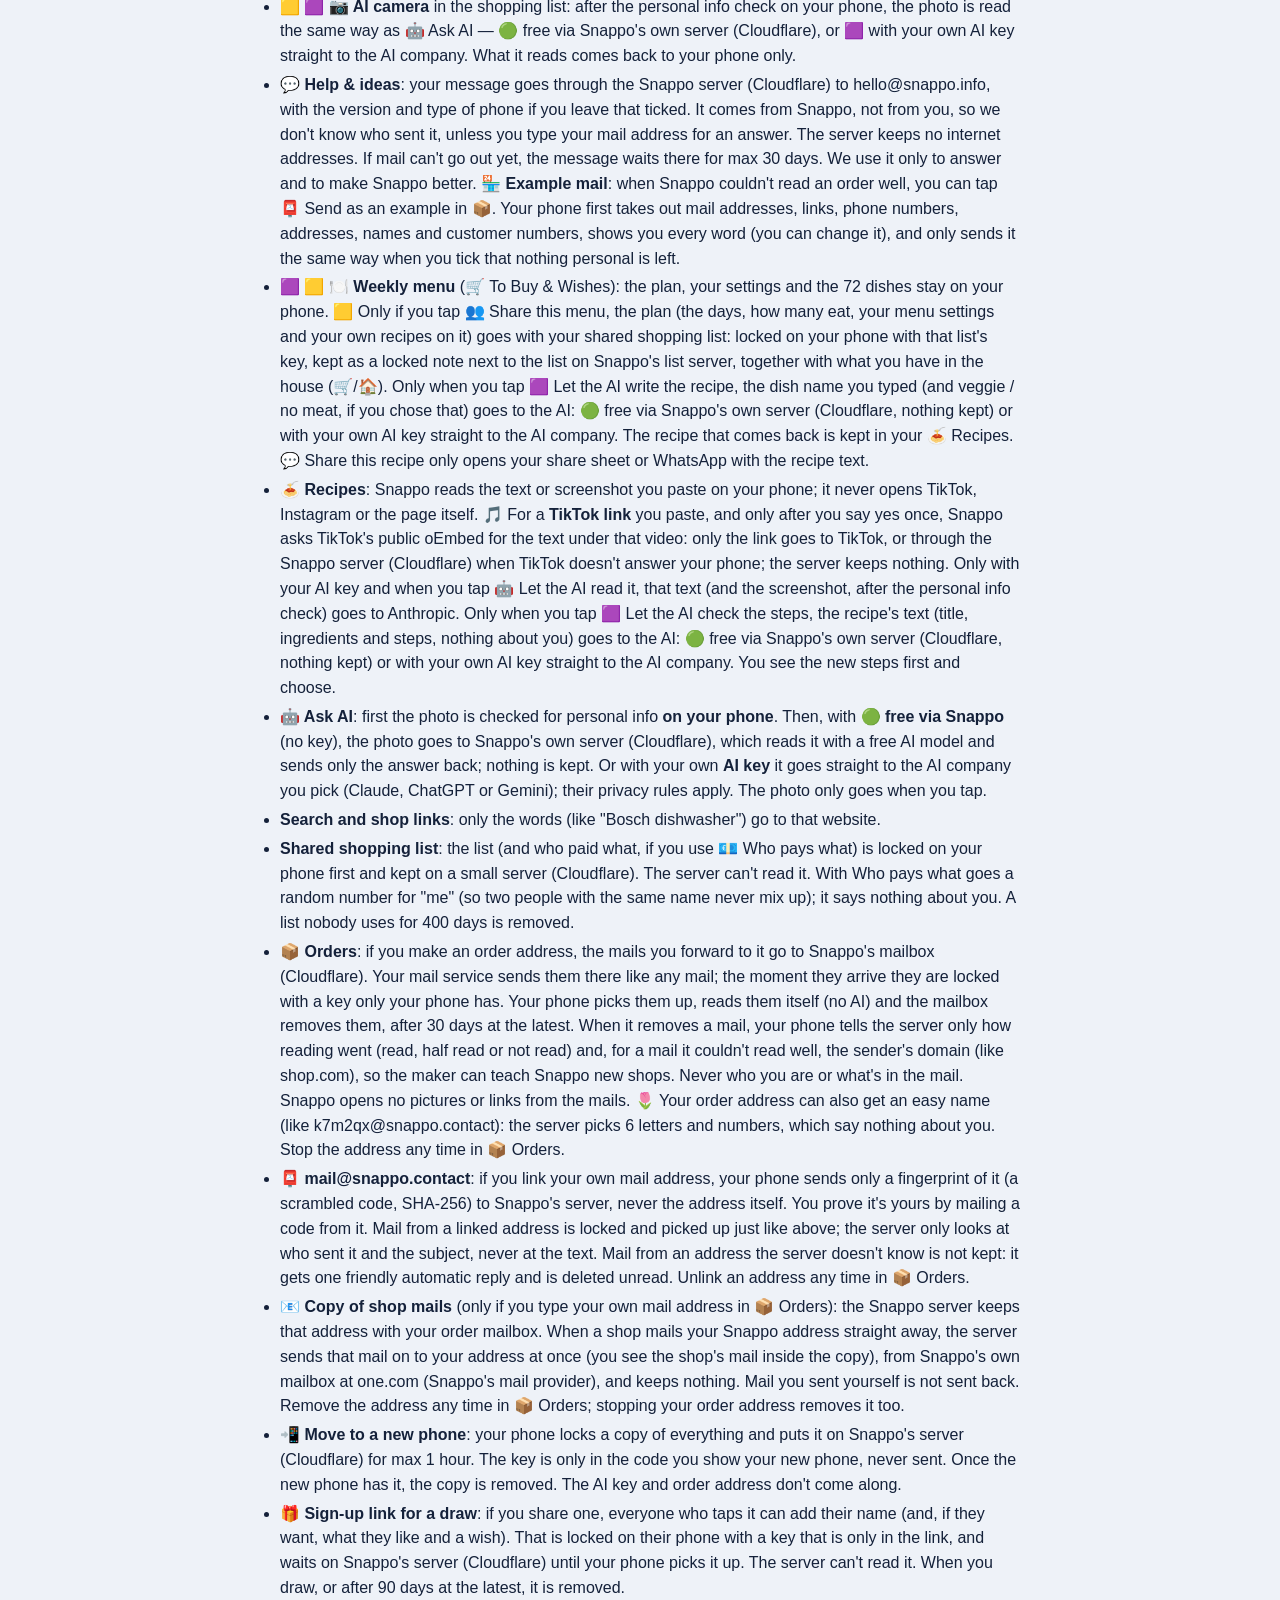
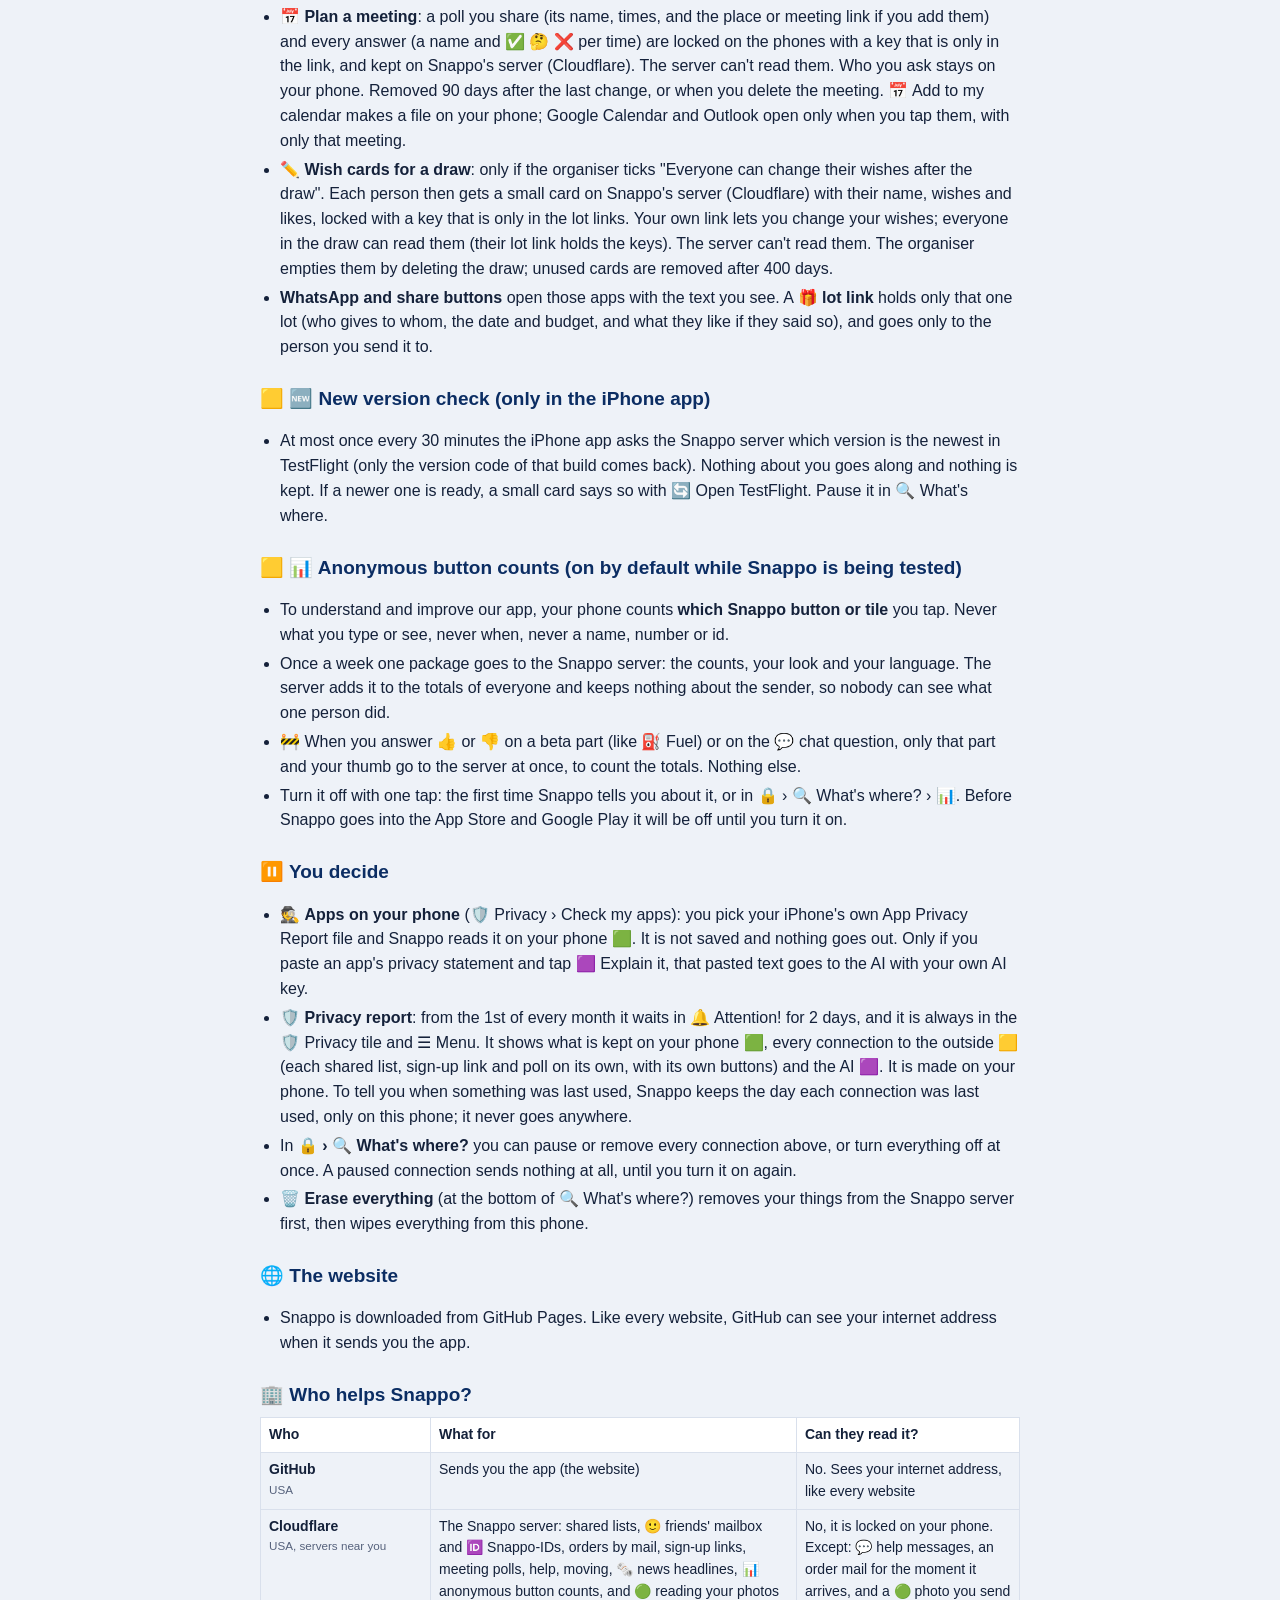
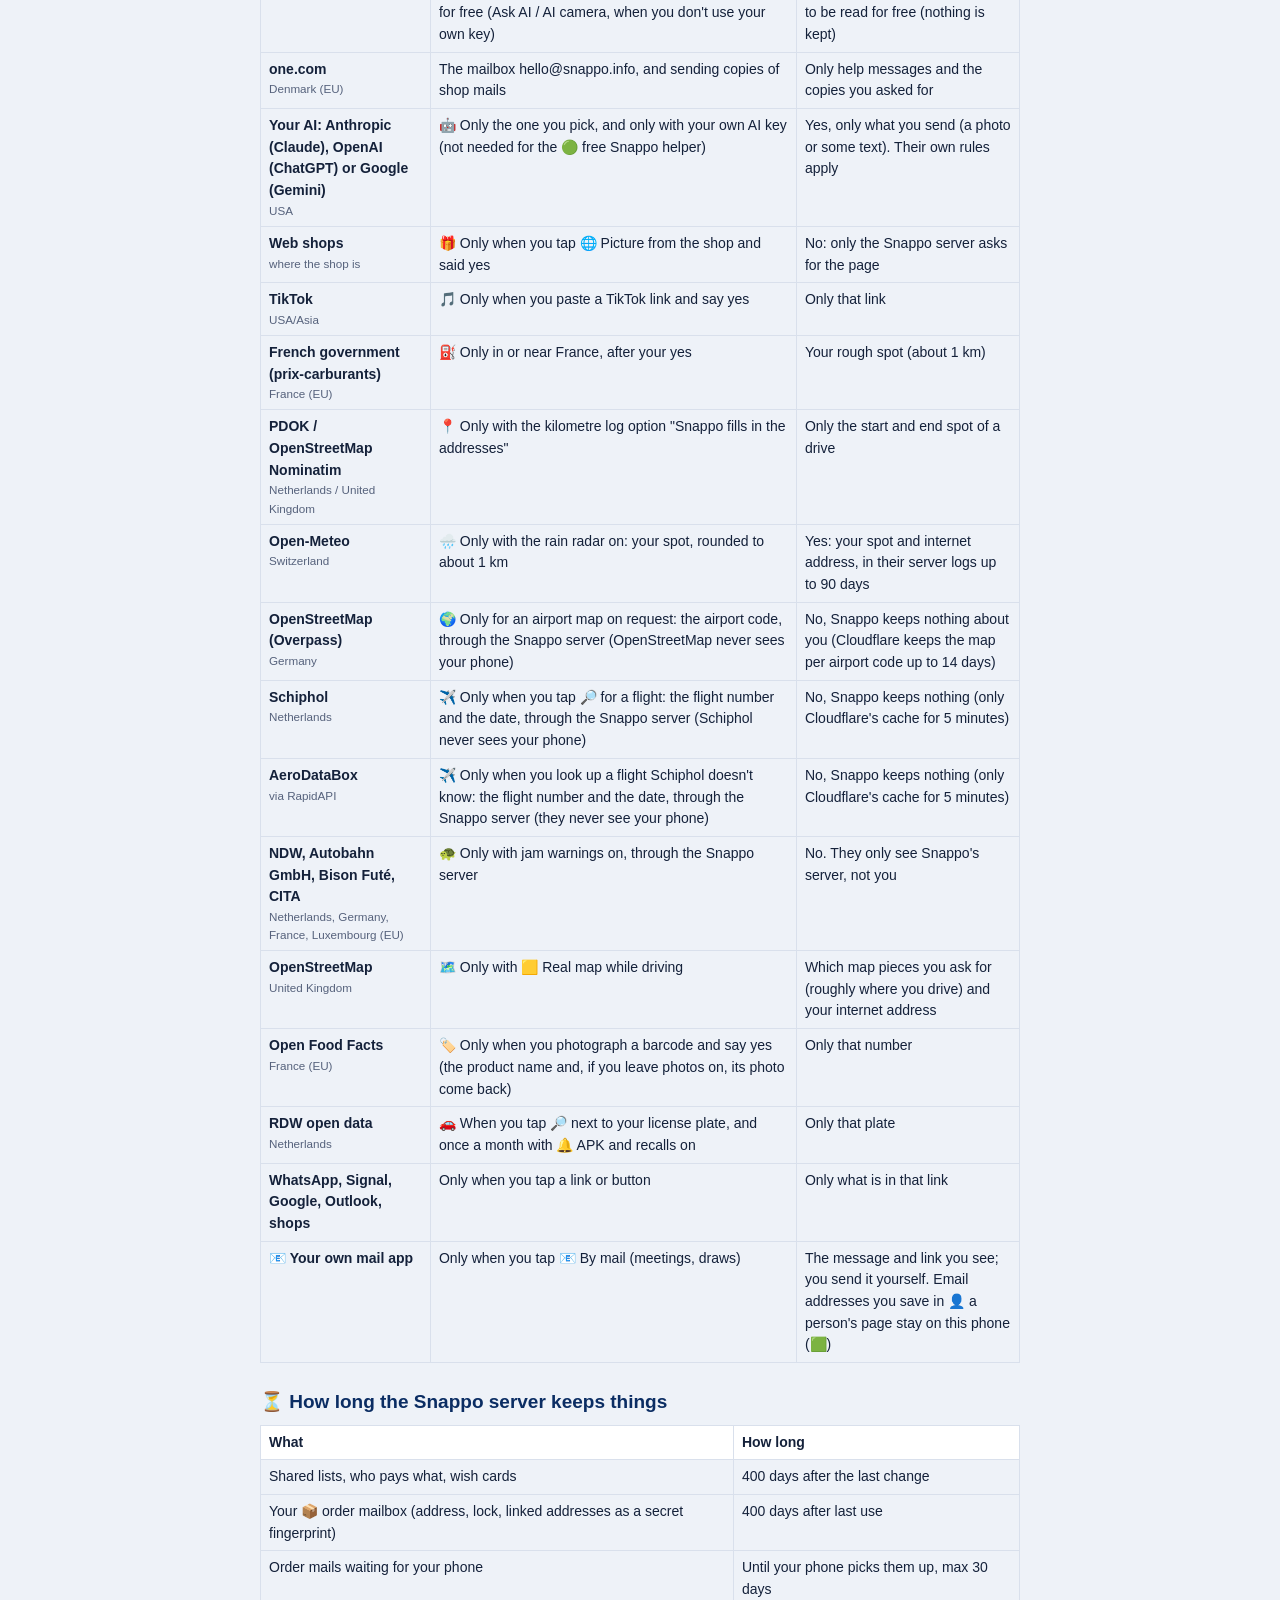
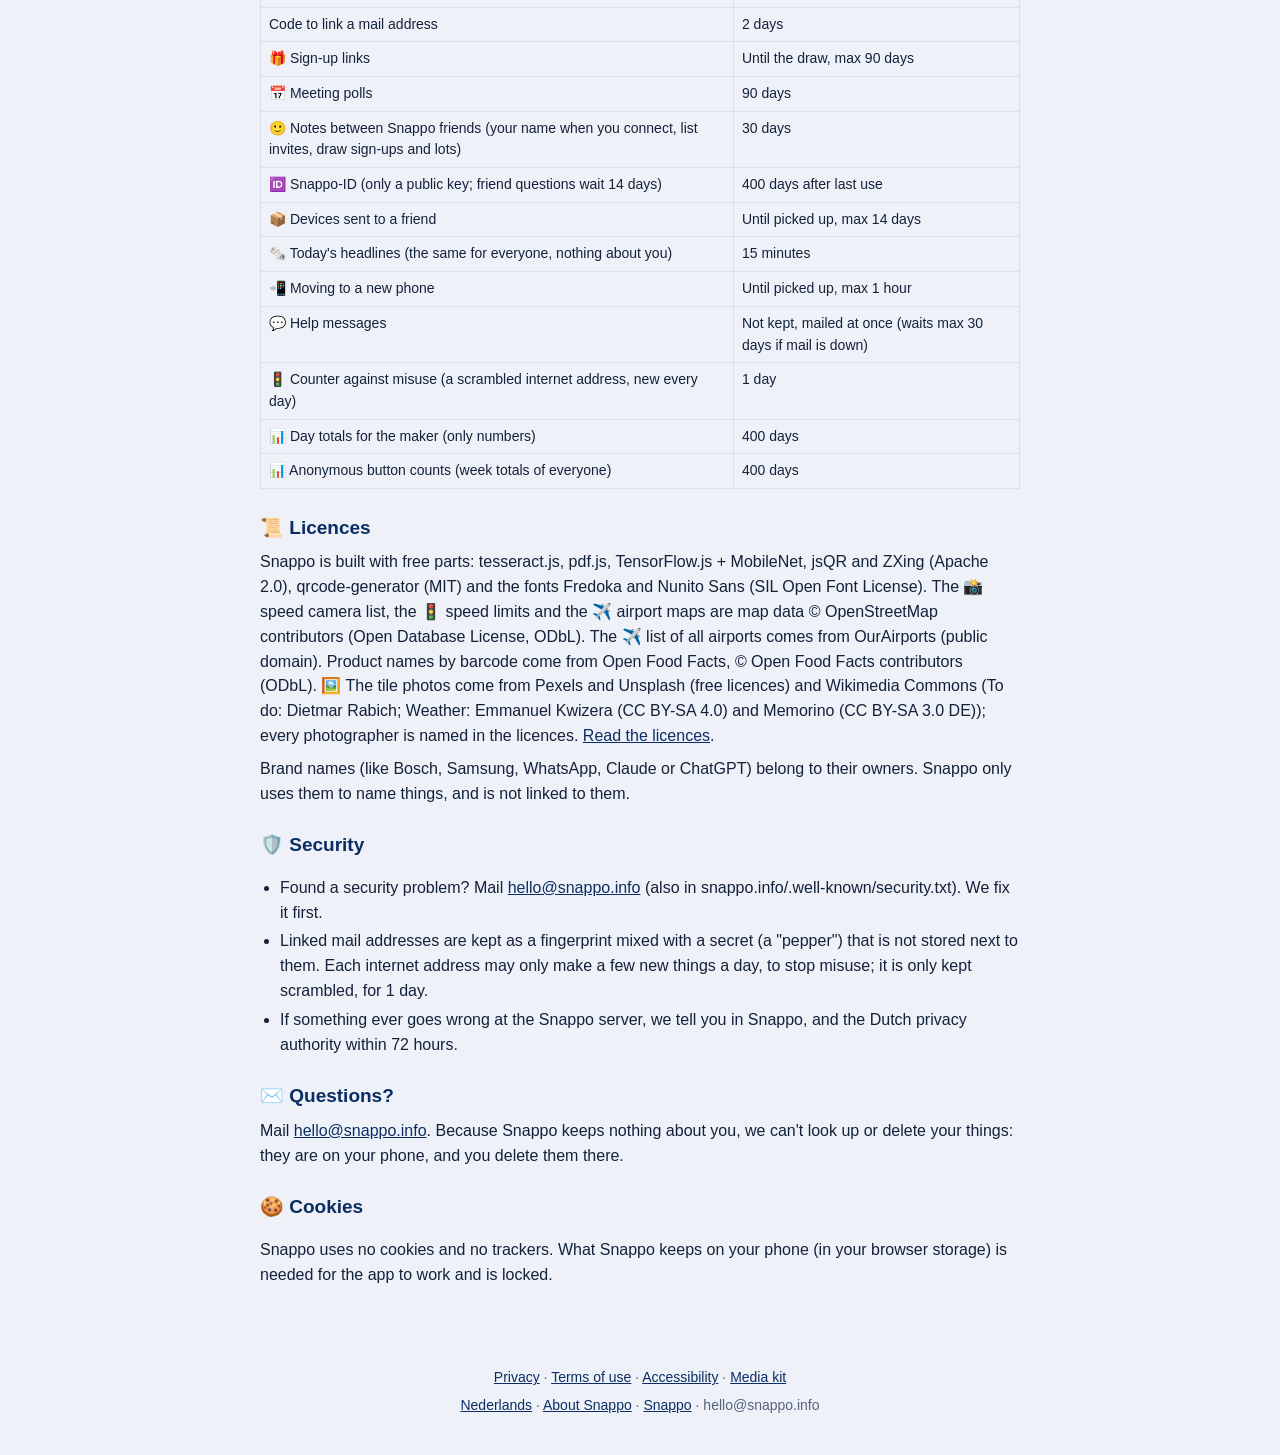
<file: privacy-en.html>
<!doctype html>
<html lang="en">
<head>
<meta charset="utf-8">
<meta name="viewport" content="width=device-width, initial-scale=1">
<meta name="tdm-reservation" content="1">
<title>Snappo · Privacy</title>
<meta name="description" content="Privacy · Snappo. Your data. Your property. Your value.">
<link rel="canonical" href="https://snappo.info/privacy-en.html">
<link rel="alternate" hreflang="nl" href="https://snappo.info/privacy.html">
<link rel="alternate" hreflang="en" href="https://snappo.info/privacy-en.html">
<link rel="icon" type="image/png" href="icons/icon-192.png">
<style>
:root{--bg:#eef2f8;--card:#fff;--fg:#14213a;--mute:#56627c;--blue:#0b2d63;--yel:#ffd23f;--line:#d9e0ec}
@media (prefers-color-scheme:dark){:root{--bg:#0c1426;--card:#152039;--fg:#e8eefb;--mute:#a3b2d0;--blue:#9cc0ff;--line:#2a3a5c}}
body{margin:0;background:var(--bg);color:var(--fg);font:16px/1.55 -apple-system,BlinkMacSystemFont,"Segoe UI",Roboto,sans-serif}
header{background:#0b2d63;color:#fff;padding:18px 16px 22px}
header a{color:#fff;text-decoration:none;display:flex;align-items:center;gap:10px;max-width:760px;margin:0 auto;font-weight:600;font-size:20px}
header img{width:40px;height:40px;border-radius:10px}
main{max-width:760px;margin:0 auto;padding:16px 16px 40px;overflow-wrap:anywhere}
h1{font-size:28px;margin:8px 0 6px} h3{color:var(--blue);font-size:19px;margin:24px 0 8px}
ul{padding-left:20px} li{margin:4px 0}
ul.f,ul.img{list-style:none;padding:0;display:grid;gap:10px}
ul.f li,ul.img li{display:flex;gap:12px;background:var(--card);border-radius:14px;padding:12px 14px;margin:0}
ul.f li span{font-size:22px}
ul.img img{width:110px;max-height:220px;object-fit:cover;object-position:top;border-radius:12px;border:1px solid var(--line);flex:0 0 auto}
.m,.small{color:var(--mute)} .msg{margin:8px 0}
table{border-collapse:collapse;width:100%;font-size:14px;display:block;overflow-x:auto} th,td{border:1px solid var(--line);padding:6px 8px;text-align:left;vertical-align:top} th{background:var(--card)}
table{overflow-wrap:normal;hyphens:auto} td small{display:block;color:var(--mute)} td:first-child{min-width:92px}
.parts{background:var(--card);border-radius:14px;padding:12px 14px;margin:10px 0}
footer{text-align:center;color:var(--mute);font-size:14px;padding:20px 16px 36px;line-height:2}
a{color:var(--blue)}
</style>
</head>
<body>
<header><a href="./"><img src="icons/icon-192.png" alt="">Snappo</a></header>
<main>
<h1>🔏 Privacy</h1>
<p class="m">Version of 27 October 2026. The same text is in the app: ☰ Menu › 🔏 Privacy & licences.</p><h3>🤝 The Snappo promise</h3><ul class="f"><li><span>📱</span><div><b>Your things stay on your phone.</b><br>Locked. Snappo has no account and no copy.</div></li><li><span>🚫</span><div><b>We sell nothing of yours.</b><br>No data, no trackers, no profiles of your lists.</div></li><li><span>🔐</span><div><b>Sharing is locked.</b><br>What you share can't be read by the Snappo server: the key is only in your link.</div></li><li><span>🎛️</span><div><b>You see and decide everything.</b><br>In 🔍 What's where? you see every connection to the outside, and turn it off or remove it with one tap.</div></li><li><span>📣</span><div><b>We tell you when something changes.</b><br>Every change is in 🎉 What's new, with its date.</div></li></ul><p class="msg" style="margin-top:0">Snappo has <b>no account, no ads, no tracking and no cookies</b>. The maker of Snappo can't see what you add. On the Snappo server the maker only sees totals (like how many shared lists there are), never what is in them or whose they are.</p>
    <h3>🟩 Stays on your phone</h3><ul><li>Everything you add: devices, photos, bills, manuals, places, friends and settings. It is saved in your phone's own storage for this website, <b>locked (encrypted, AES-256)</b>. With the Face ID lock on, it only opens with your face.</li><li>Reading labels, the picture check and the personal info check all run on your phone.</li><li><b>📇 Contacts</b> (App Store / Play app): choosing a garage or repairman from your contacts, or saving one back, happens only between Snappo and your phone's own Contacts app. Nothing goes to a server, and Snappo keeps only the name and number you put on that device.</li><li><b>🪪 ID papers</b> (passport, ID card, driving licence) are read on your phone and never leave it: never to a server, never to an AI, never shared, not with 📲 Move. Only if you say yes do they go along in a backup <b>with a password</b>.</li><li>Your backup file is made on your phone, and you decide where it goes. Lock it with a password (AES-256): without the password nobody can open it, not even Snappo. Only a backup with a password also holds the key of your 📦 order address. Your AI key is never in it.</li><li>📁 <b>Automatic backup to a folder</b> (computer, Chrome or Edge): Snappo writes the locked backup straight into the folder you picked. If that folder is in OneDrive, Google Drive or Dropbox, that service keeps the file, still locked with your password. Snappo itself sends nothing.</li><li><b>📸 Speed cameras</b>: while a drive is on, Snappo uses your location only on the phone to compare it with the camera list inside Snappo. With 🚗 Auto on, Snappo also looks at your speed while it is open, to start a drive above the speed you chose. Your location is never saved or sent. 🚦 Speed limits: only after you tap 📥, the list of road limits is downloaded from Snappo's own website (the same for everyone, nothing about you goes along) and kept on the phone. 🔇 The 🏠 home spots you set yourself (rounded to about 100 m) and 📊 the numbers of your trips (no places) are kept only on this phone, locked like everything. 📒 With the kilometre log on, the counter readings, addresses and notes you type yourself are kept there too; an export only goes where you share it. 📍 With "Snappo fills in the addresses" on, after a drive only its start and end spot go to PDOK (the Dutch government's address list) or OpenStreetMap Nominatim to find the street address; near a 🏠 home spot nothing goes out. 🗺️ The small map while driving is drawn on the phone from Snappo's own lists (🟩). Only if you switch to 🟨 Real map, the map pieces around you come from OpenStreetMap's server during a drive: that server sees your internet address and which pieces, so roughly where you drive.</li></ul>
    <h3>🟨 🟪 Only when you tap</h3><ul><li><b>🟨 🌍 Airport maps on request</b> (only after your yes): for an airport Snappo has no ready map of, only its code (like FCO) goes to the Snappo server (Cloudflare), which fetches the map data from OpenStreetMap. Your phone makes the walking map and keeps it. OpenStreetMap only sees the Snappo server; the server keeps the answer per airport code in its cache for up to 14 days, nothing about you.</li><li><b>🟨 ✈️ Flight info</b> (only after your yes): when you tap 🔎 next to a flight number in ✈️ Airport, only the flight number and the date go to the Snappo server (Cloudflare), which asks Schiphol's public flight information (Amsterdam Airport Schiphol) and, for flights Schiphol doesn't know, AeroDataBox (a flight information service, via RapidAPI) for where the flight goes, the gate, the times and the baggage belt. Nothing is kept. The walking route and your location stay on your phone (🟩); the airport maps (OpenStreetMap) are files from Snappo itself.</li><li><b>🟨 🎁 Gift pictures from shops</b> (only after your yes): when you tap 🌐 Picture from the shop for a gift link, only that link goes to the Snappo server (Cloudflare). The server opens the shop page, takes only its own share picture (og:image, the picture WhatsApp shows for a link) and passes it to your phone. The shop sees the Snappo server, not your phone or internet address. Nothing is kept, apart from Cloudflare's own cache of that picture for a day. The picture then stays on your phone, locked like everything else.</li><li><b>🟨 🌧️ Rain radar</b> (only after you turn it on): your rough spot, rounded to about 1 km, goes straight from your phone to Open-Meteo (OpenMeteo GmbH, Switzerland) when you open 🌧️ Rain radar, and during a drive at most every 10 minutes if you turned on 🚗 Also while driving. Open-Meteo may keep it with your internet address in its server logs for up to 90 days. Snappo keeps nothing; the forecast stays in memory. If you type your town instead, only that name goes to Open-Meteo's place search; the town you pick stays on your phone. Weather data CC BY 4.0.</li><li><b>🟨 🐢 Jams and accidents while driving</b> (only after you turn it on in 📸 Speed cameras): during a drive Snappo's own server fetches the open traffic messages of the country you are in (NDW in the Netherlands, Autobahn GmbH in Germany, Bison Futé in France, CITA in Luxembourg). Only the country goes out, and in Germany the names of the motorways near you (like A3). Never where you are: your phone picks what is on your way. The server keeps nothing; the messages stay in memory until the drive ends.</li><li><b>🟨 🗞️ Today in the news</b> (📰 tile, after you say yes once): your phone asks the Snappo server for today's headlines. Only your country (NL or BE) goes along, nothing about you. The server fetches the papers' public news feeds and keeps them 15 minutes for everyone. Snappo groups the headlines on your phone, without AI. A paper's own site only opens when you tap a headline.</li><li><b>🟨 ⛽ French fuel prices</b> (⛽ tile, only in or near France, after you say yes once): your rough spot (rounded to about 1 km) goes to the French government's open price list (data.economie.gouv.fr) to get the prices of the pumps around you. Nothing else. In the Netherlands and Belgium nothing goes out: 🧾 receipts are read on your phone.</li><li><b>🟨 🏷️ Barcode</b> (free 📷 camera in the shopping list): the barcode is read on your phone. After you say yes once, only the number goes to Open Food Facts (a free, open product list, France) to get the name. No photo, nothing about you. Without a barcode the photo is read as a list on your phone.</li><li><b>🟨 🚗 Car details</b> (📒 Kilometre log › 🚗 Your car, or a car in 📦 Devices): only when you tap 🔎 next to the license plate, only that plate goes to the RDW (the Dutch vehicle authority's open data, Netherlands) to fill in make, model, year, fuel and fuel use, the APK date and whether there is an open recall. With 🔔 Check APK and recalls on, your phone does that by itself once a month. When Snappo finds a plate on a car photo in 📦 Devices, it asks the RDW for that plate straight away (pause it in 🔍 What's where). Nothing else, nothing kept.</li><li><b>🟨 🙂 Snappo friends' mailbox</b> (👥 My friends): when you connect with a friend, your Snappo puts a small note with your name on the Snappo server, locked with the key only you two have, so your friend sees your name. A shopping list you share with Snappo friends goes the same way as an invite, and so do 🎁 draw sign-ups and lots for Snappo friends. 🍝 A recipe you send to a Snappo friend goes the same way, with your ⭐ stars for it; when you change your stars, a small locked note tells the friends you share that recipe with. 🆔 Your <b>Snappo-ID</b> (6 letters and numbers) is kept there with only a public key, so a friend who types it can send you a locked question; the server can't read that either, and removes the ID 400 days after you last used it. 📦 <b>Devices you send a friend</b> wait there locked until their phone picks them up (max 14 days). In a shared list your name and Snappo-ID travel inside the locked list, so the others can ask you as a friend. The server can't read the notes and removes them after 30 days. Pause or remove it in 🔒 › 🔍 What's where.</li><li><b>🟪 🛒 Shop name</b> (devices, only with your own AI key): when you tap 🔎, only the brand, model and model number go to the AI (Anthropic), which searches the web for the full shop name. No photo, nothing about you. Without an AI key, 🔎 opens a normal web search.</li><li><b>🟨 🟪 📷 AI camera</b> in the shopping list: after the personal info check on your phone, the photo is read the same way as 🤖 Ask AI — 🟢 free via Snappo's own server (Cloudflare), or 🟪 with your own AI key straight to the AI company. What it reads comes back to your phone only.</li><li><b>💬 Help & ideas</b>: your message goes through the Snappo server (Cloudflare) to hello@snappo.info, with the version and type of phone if you leave that ticked. It comes from Snappo, not from you, so we don't know who sent it, unless you type your mail address for an answer. The server keeps no internet addresses. If mail can't go out yet, the message waits there for max 30 days. We use it only to answer and to make Snappo better. <b>🏪 Example mail</b>: when Snappo couldn't read an order well, you can tap 📮 Send as an example in 📦. Your phone first takes out mail addresses, links, phone numbers, addresses, names and customer numbers, shows you every word (you can change it), and only sends it the same way when you tick that nothing personal is left.</li><li><b>🟪 🟨 🍽️ Weekly menu</b> (🛒 To Buy & Wishes): the plan, your settings and the 72 dishes stay on your phone. 🟨 Only if you tap 👥 Share this menu, the plan (the days, how many eat, your menu settings and your own recipes on it) goes with your shared shopping list: locked on your phone with that list's key, kept as a locked note next to the list on Snappo's list server, together with what you have in the house (🛒/🏠). Only when you tap 🟪 Let the AI write the recipe, the dish name you typed (and veggie / no meat, if you chose that) goes to the AI: 🟢 free via Snappo's own server (Cloudflare, nothing kept) or with your own AI key straight to the AI company. The recipe that comes back is kept in your 🍝 Recipes. 💬 Share this recipe only opens your share sheet or WhatsApp with the recipe text.</li><li><b>🍝 Recipes</b>: Snappo reads the text or screenshot you paste on your phone; it never opens TikTok, Instagram or the page itself. 🎵 For a <b>TikTok link</b> you paste, and only after you say yes once, Snappo asks TikTok's public oEmbed for the text under that video: only the link goes to TikTok, or through the Snappo server (Cloudflare) when TikTok doesn't answer your phone; the server keeps nothing. Only with your AI key and when you tap 🤖 Let the AI read it, that text (and the screenshot, after the personal info check) goes to Anthropic. Only when you tap 🟪 Let the AI check the steps, the recipe's text (title, ingredients and steps, nothing about you) goes to the AI: 🟢 free via Snappo's own server (Cloudflare, nothing kept) or with your own AI key straight to the AI company. You see the new steps first and choose.</li><li><b>🤖 Ask AI</b>: first the photo is checked for personal info <b>on your phone</b>. Then, with 🟢 <b>free via Snappo</b> (no key), the photo goes to Snappo's own server (Cloudflare), which reads it with a free AI model and sends only the answer back; nothing is kept. Or with your own <b>AI key</b> it goes straight to the AI company you pick (Claude, ChatGPT or Gemini); their privacy rules apply. The photo only goes when you tap.</li><li><b>Search and shop links</b>: only the words (like "Bosch dishwasher") go to that website.</li><li><b>Shared shopping list</b>: the list (and who paid what, if you use 💶 Who pays what) is locked on your phone first and kept on a small server (Cloudflare). The server can't read it. With Who pays what goes a random number for "me" (so two people with the same name never mix up); it says nothing about you. A list nobody uses for 400 days is removed.</li><li><b>📦 Orders</b>: if you make an order address, the mails you forward to it go to Snappo's mailbox (Cloudflare). Your mail service sends them there like any mail; the moment they arrive they are locked with a key only your phone has. Your phone picks them up, reads them itself (no AI) and the mailbox removes them, after 30 days at the latest. When it removes a mail, your phone tells the server only how reading went (read, half read or not read) and, for a mail it couldn't read well, the sender's domain (like shop.com), so the maker can teach Snappo new shops. Never who you are or what's in the mail. Snappo opens no pictures or links from the mails. 🌷 Your order address can also get an easy name (like k7m2qx@snappo.contact): the server picks 6 letters and numbers, which say nothing about you. Stop the address any time in 📦 Orders.</li><li><b>📮 mail@snappo.contact</b>: if you link your own mail address, your phone sends only a fingerprint of it (a scrambled code, SHA-256) to Snappo's server, never the address itself. You prove it's yours by mailing a code from it. Mail from a linked address is locked and picked up just like above; the server only looks at who sent it and the subject, never at the text. Mail from an address the server doesn't know is not kept: it gets one friendly automatic reply and is deleted unread. Unlink an address any time in 📦 Orders.</li><li><b>📧 Copy of shop mails</b> (only if you type your own mail address in 📦 Orders): the Snappo server keeps that address with your order mailbox. When a shop mails your Snappo address straight away, the server sends that mail on to your address at once (you see the shop's mail inside the copy), from Snappo's own mailbox at one.com (Snappo's mail provider), and keeps nothing. Mail you sent yourself is not sent back. Remove the address any time in 📦 Orders; stopping your order address removes it too.</li><li><b>📲 Move to a new phone</b>: your phone locks a copy of everything and puts it on Snappo's server (Cloudflare) for max 1 hour. The key is only in the code you show your new phone, never sent. Once the new phone has it, the copy is removed. The AI key and order address don't come along.</li><li><b>🎁 Sign-up link for a draw</b>: if you share one, everyone who taps it can add their name (and, if they want, what they like and a wish). That is locked on their phone with a key that is only in the link, and waits on Snappo's server (Cloudflare) until your phone picks it up. The server can't read it. When you draw, or after 90 days at the latest, it is removed.</li><li><b>📅 Plan a meeting</b>: a poll you share (its name, times, and the place or meeting link if you add them) and every answer (a name and ✅ 🤔 ❌ per time) are locked on the phones with a key that is only in the link, and kept on Snappo's server (Cloudflare). The server can't read them. Who you ask stays on your phone. Removed 90 days after the last change, or when you delete the meeting. 📅 Add to my calendar makes a file on your phone; Google Calendar and Outlook open only when you tap them, with only that meeting.</li><li><b>✏️ Wish cards for a draw</b>: only if the organiser ticks "Everyone can change their wishes after the draw". Each person then gets a small card on Snappo's server (Cloudflare) with their name, wishes and likes, locked with a key that is only in the lot links. Your own link lets you change your wishes; everyone in the draw can read them (their lot link holds the keys). The server can't read them. The organiser empties them by deleting the draw; unused cards are removed after 400 days.</li><li><b>WhatsApp and share buttons</b> open those apps with the text you see. A <b>🎁 lot link</b> holds only that one lot (who gives to whom, the date and budget, and what they like if they said so), and goes only to the person you send it to.</li></ul>
    <h3>🟨 🆕 New version check (only in the iPhone app)</h3><ul><li>At most once every 30 minutes the iPhone app asks the Snappo server which version is the newest in TestFlight (only the version code of that build comes back). Nothing about you goes along and nothing is kept. If a newer one is ready, a small card says so with 🔄 Open TestFlight. Pause it in 🔍 What's where.</li></ul>
    <h3>🟨 📊 Anonymous button counts (on by default while Snappo is being tested)</h3><ul><li>To understand and improve our app, your phone counts <b>which Snappo button or tile</b> you tap. Never what you type or see, never when, never a name, number or id.</li><li>Once a week one package goes to the Snappo server: the counts, your look and your language. The server adds it to the totals of everyone and keeps nothing about the sender, so nobody can see what one person did.</li><li>🚧 When you answer 👍 or 👎 on a beta part (like ⛽ Fuel) or on the 💬 chat question, only that part and your thumb go to the server at once, to count the totals. Nothing else.</li><li>Turn it off with one tap: the first time Snappo tells you about it, or in 🔒 › 🔍 What's where? › 📊. Before Snappo goes into the App Store and Google Play it will be off until you turn it on.</li></ul>
    <h3>⏸️ You decide</h3><ul><li>🕵️ <b>Apps on your phone</b> (🛡️ Privacy › Check my apps): you pick your iPhone's own App Privacy Report file and Snappo reads it on your phone 🟩. It is not saved and nothing goes out. Only if you paste an app's privacy statement and tap 🟪 Explain it, that pasted text goes to the AI with your own AI key.</li><li>🛡️ <b>Privacy report</b>: from the 1st of every month it waits in 🔔 Attention! for 2 days, and it is always in the 🛡️ Privacy tile and ☰ Menu. It shows what is kept on your phone 🟩, every connection to the outside 🟨 (each shared list, sign-up link and poll on its own, with its own buttons) and the AI 🟪. It is made on your phone. To tell you when something was last used, Snappo keeps the day each connection was last used, only on this phone; it never goes anywhere.</li><li>In <b>🔒 › 🔍 What's where?</b> you can pause or remove every connection above, or turn everything off at once. A paused connection sends nothing at all, until you turn it on again.</li><li><b>🗑️ Erase everything</b> (at the bottom of 🔍 What's where?) removes your things from the Snappo server first, then wipes everything from this phone.</li></ul>
    <h3>🌐 The website</h3><ul><li>Snappo is downloaded from GitHub Pages. Like every website, GitHub can see your internet address when it sends you the app.</li></ul>
    <h3>🏢 Who helps Snappo?</h3><table class="ptab"><tr><th>Who</th><th>What for</th><th>Can they read it?</th></tr>
    <tr><td><b>GitHub</b><small>USA</small></td><td>Sends you the app (the website)</td><td>No. Sees your internet address, like every website</td></tr>
    <tr><td><b>Cloudflare</b><small>USA, servers near you</small></td><td>The Snappo server: shared lists, 🙂 friends' mailbox and 🆔 Snappo-IDs, orders by mail, sign-up links, meeting polls, help, moving, 🗞️ news headlines, 📊 anonymous button counts, and 🟢 reading your photos for free (Ask AI / AI camera, when you don't use your own key)</td><td>No, it is locked on your phone. Except: 💬 help messages, an order mail for the moment it arrives, and a 🟢 photo you send to be read for free (nothing is kept)</td></tr>
    <tr><td><b>one.com</b><small>Denmark (EU)</small></td><td>The mailbox hello@snappo.info, and sending copies of shop mails</td><td>Only help messages and the copies you asked for</td></tr>
    <tr><td><b>Your AI: Anthropic (Claude), OpenAI (ChatGPT) or Google (Gemini)</b><small>USA</small></td><td>🤖 Only the one you pick, and only with your own AI key (not needed for the 🟢 free Snappo helper)</td><td>Yes, only what you send (a photo or some text). Their own rules apply</td></tr>
    <tr><td><b>Web shops</b><small>where the shop is</small></td><td>🎁 Only when you tap 🌐 Picture from the shop and said yes</td><td>No: only the Snappo server asks for the page</td></tr>
    <tr><td><b>TikTok</b><small>USA/Asia</small></td><td>🎵 Only when you paste a TikTok link and say yes</td><td>Only that link</td></tr>
    <tr><td><b>French government (prix-carburants)</b><small>France (EU)</small></td><td>⛽ Only in or near France, after your yes</td><td>Your rough spot (about 1 km)</td></tr>
    <tr><td><b>PDOK / OpenStreetMap Nominatim</b><small>Netherlands / United Kingdom</small></td><td>📍 Only with the kilometre log option "Snappo fills in the addresses"</td><td>Only the start and end spot of a drive</td></tr>
    <tr><td><b>Open-Meteo</b><small>Switzerland</small></td><td>🌧️ Only with the rain radar on: your spot, rounded to about 1 km</td><td>Yes: your spot and internet address, in their server logs up to 90 days</td></tr>
    <tr><td><b>OpenStreetMap (Overpass)</b><small>Germany</small></td><td>🌍 Only for an airport map on request: the airport code, through the Snappo server (OpenStreetMap never sees your phone)</td><td>No, Snappo keeps nothing about you (Cloudflare keeps the map per airport code up to 14 days)</td></tr>
    <tr><td><b>Schiphol</b><small>Netherlands</small></td><td>✈️ Only when you tap 🔎 for a flight: the flight number and the date, through the Snappo server (Schiphol never sees your phone)</td><td>No, Snappo keeps nothing (only Cloudflare's cache for 5 minutes)</td></tr>
    <tr><td><b>AeroDataBox</b><small>via RapidAPI</small></td><td>✈️ Only when you look up a flight Schiphol doesn't know: the flight number and the date, through the Snappo server (they never see your phone)</td><td>No, Snappo keeps nothing (only Cloudflare's cache for 5 minutes)</td></tr>
    <tr><td><b>NDW, Autobahn GmbH, Bison Futé, CITA</b><small>Netherlands, Germany, France, Luxembourg (EU)</small></td><td>🐢 Only with jam warnings on, through the Snappo server</td><td>No. They only see Snappo's server, not you</td></tr>
    <tr><td><b>OpenStreetMap</b><small>United Kingdom</small></td><td>🗺️ Only with 🟨 Real map while driving</td><td>Which map pieces you ask for (roughly where you drive) and your internet address</td></tr>
    <tr><td><b>Open Food Facts</b><small>France (EU)</small></td><td>🏷️ Only when you photograph a barcode and say yes (the product name and, if you leave photos on, its photo come back)</td><td>Only that number</td></tr>
    <tr><td><b>RDW open data</b><small>Netherlands</small></td><td>🚗 When you tap 🔎 next to your license plate, and once a month with 🔔 APK and recalls on</td><td>Only that plate</td></tr>
    <tr><td><b>WhatsApp, Signal, Google, Outlook, shops</b></td><td>Only when you tap a link or button</td><td>Only what is in that link</td></tr>
    <tr><td><b>📧 Your own mail app</b></td><td>Only when you tap 📧 By mail (meetings, draws)</td><td>The message and link you see; you send it yourself. Email addresses you save in 👤 a person's page stay on this phone (🟩)</td></tr></table>
    <h3>⏳ How long the Snappo server keeps things</h3><table class="ptab"><tr><th>What</th><th>How long</th></tr>
    <tr><td>Shared lists, who pays what, wish cards</td><td>400 days after the last change</td></tr>
    <tr><td>Your 📦 order mailbox (address, lock, linked addresses as a secret fingerprint)</td><td>400 days after last use</td></tr>
    <tr><td>Order mails waiting for your phone</td><td>Until your phone picks them up, max 30 days</td></tr>
    <tr><td>Code to link a mail address</td><td>2 days</td></tr>
    <tr><td>🎁 Sign-up links</td><td>Until the draw, max 90 days</td></tr>
    <tr><td>📅 Meeting polls</td><td>90 days</td></tr>
    <tr><td>🙂 Notes between Snappo friends (your name when you connect, list invites, draw sign-ups and lots)</td><td>30 days</td></tr>
    <tr><td>🆔 Snappo-ID (only a public key; friend questions wait 14 days)</td><td>400 days after last use</td></tr>
    <tr><td>📦 Devices sent to a friend</td><td>Until picked up, max 14 days</td></tr>
    <tr><td>🗞️ Today's headlines (the same for everyone, nothing about you)</td><td>15 minutes</td></tr>
    <tr><td>📲 Moving to a new phone</td><td>Until picked up, max 1 hour</td></tr>
    <tr><td>💬 Help messages</td><td>Not kept, mailed at once (waits max 30 days if mail is down)</td></tr>
    <tr><td>🚦 Counter against misuse (a scrambled internet address, new every day)</td><td>1 day</td></tr>
    <tr><td>📊 Day totals for the maker (only numbers)</td><td>400 days</td></tr>
    <tr><td>📊 Anonymous button counts (week totals of everyone)</td><td>400 days</td></tr></table><h3>📜 Licences</h3><p class="msg">Snappo is built with free parts: tesseract.js, pdf.js, TensorFlow.js + MobileNet, jsQR and ZXing (Apache 2.0), qrcode-generator (MIT) and the fonts Fredoka and Nunito Sans (SIL Open Font License). The 📸 speed camera list, the 🚦 speed limits and the ✈️ airport maps are map data © OpenStreetMap contributors (Open Database License, ODbL). The ✈️ list of all airports comes from OurAirports (public domain). Product names by barcode come from Open Food Facts, © Open Food Facts contributors (ODbL). 🖼️ The tile photos come from Pexels and Unsplash (free licences) and Wikimedia Commons (To do: Dietmar Rabich; Weather: Emmanuel Kwizera (CC BY-SA 4.0) and Memorino (CC BY-SA 3.0 DE)); every photographer is named in the licences. <a href="THIRD-PARTY-NOTICES.txt" target="_blank" rel="noopener">Read the licences</a>.</p>
    <p class="msg">Brand names (like Bosch, Samsung, WhatsApp, Claude or ChatGPT) belong to their owners. Snappo only uses them to name things, and is not linked to them.</p>
    <h3>🛡️ Security</h3><ul><li>Found a security problem? Mail <a href="mailto:hello@snappo.info">hello@snappo.info</a> (also in snappo.info/.well-known/security.txt). We fix it first.</li><li>Linked mail addresses are kept as a fingerprint mixed with a secret (a "pepper") that is not stored next to them. Each internet address may only make a few new things a day, to stop misuse; it is only kept scrambled, for 1 day.</li><li>If something ever goes wrong at the Snappo server, we tell you in Snappo, and the Dutch privacy authority within 72 hours.</li></ul>
    <h3>✉️ Questions?</h3><p class="msg">Mail <a href="mailto:hello@snappo.info">hello@snappo.info</a>. Because Snappo keeps nothing about you, we can't look up or delete your things: they are on your phone, and you delete them there.</p><h3>🍪 Cookies</h3><p>Snappo uses no cookies and no trackers. What Snappo keeps on your phone (in your browser storage) is needed for the app to work and is locked.</p>
</main>
<footer><a href="privacy-en.html">Privacy</a> · <a href="terms.html">Terms of use</a> · <a href="accessibility.html">Accessibility</a> · <a href="media.html">Media kit</a><br><a href="privacy.html">Nederlands</a> · <a href="about.html">About Snappo</a> · <a href="./">Snappo</a> · hello@snappo.info</footer>
</body>
</html>
</file>
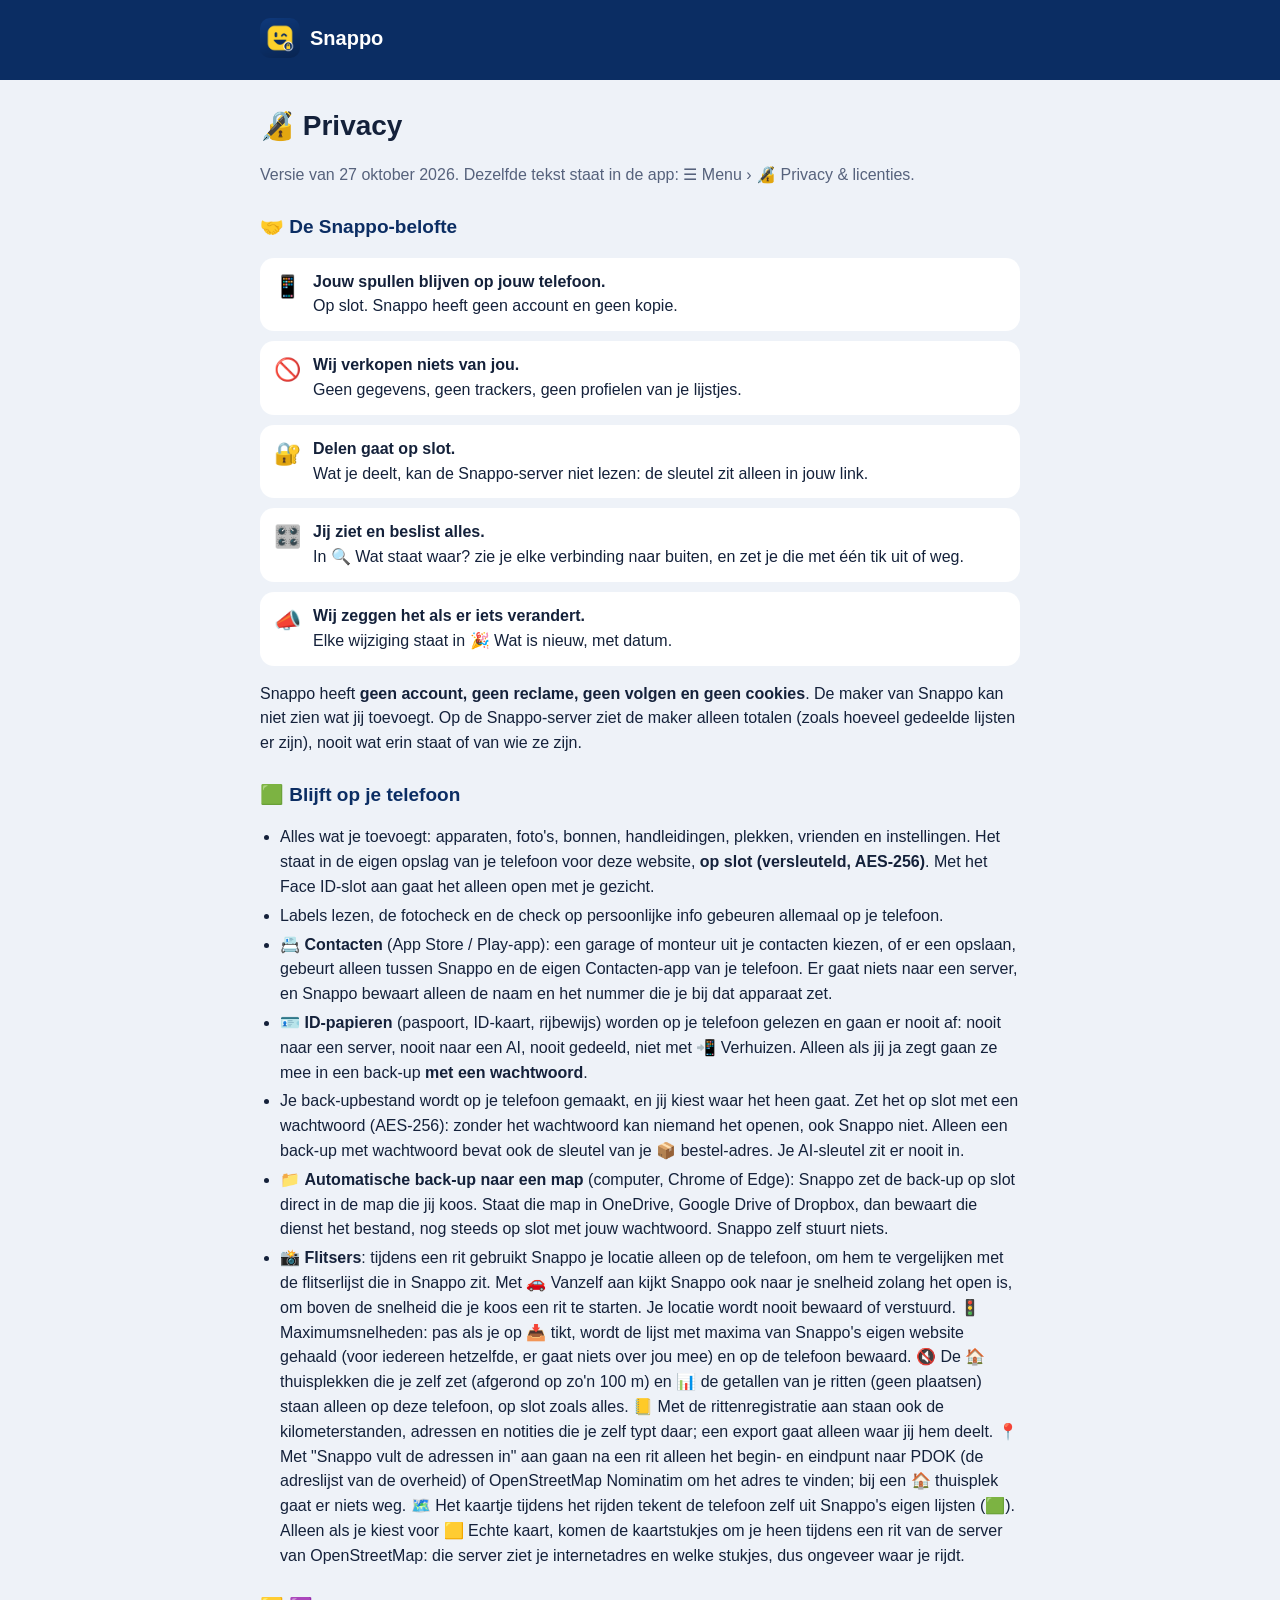
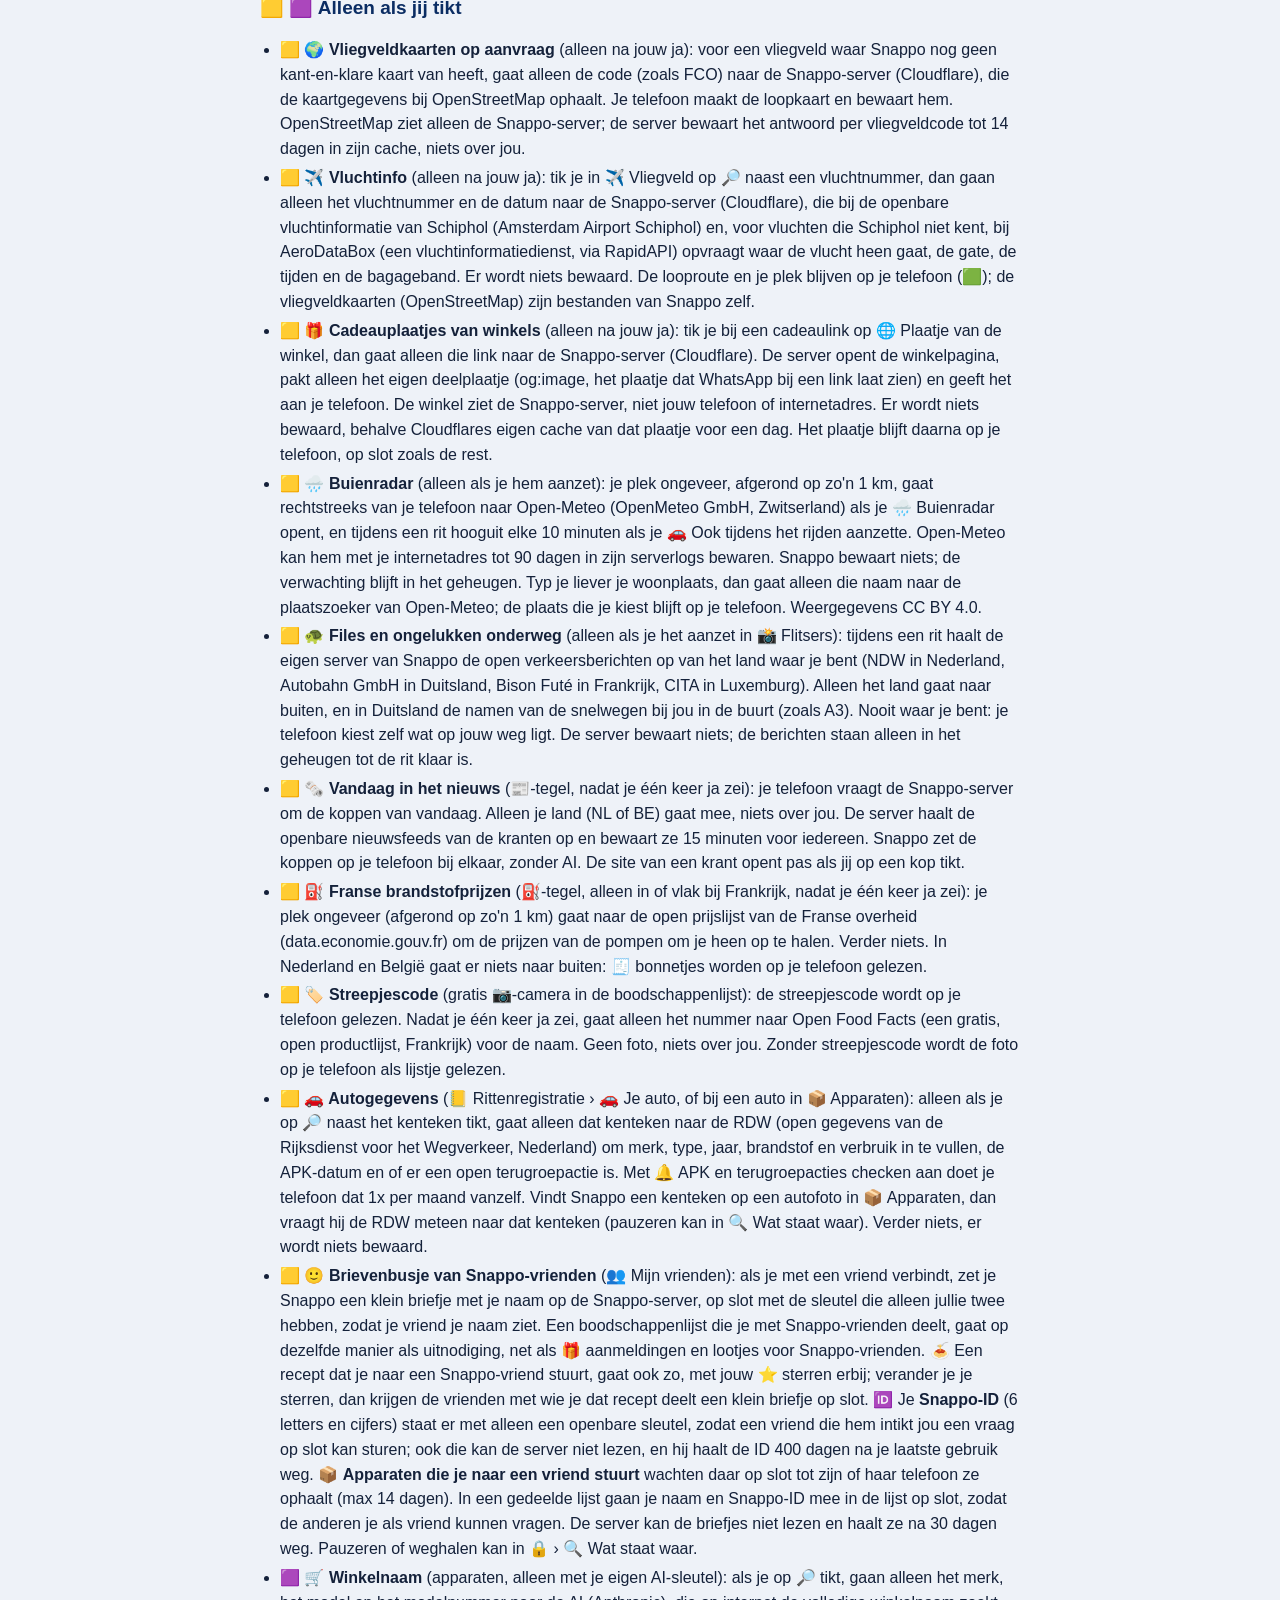
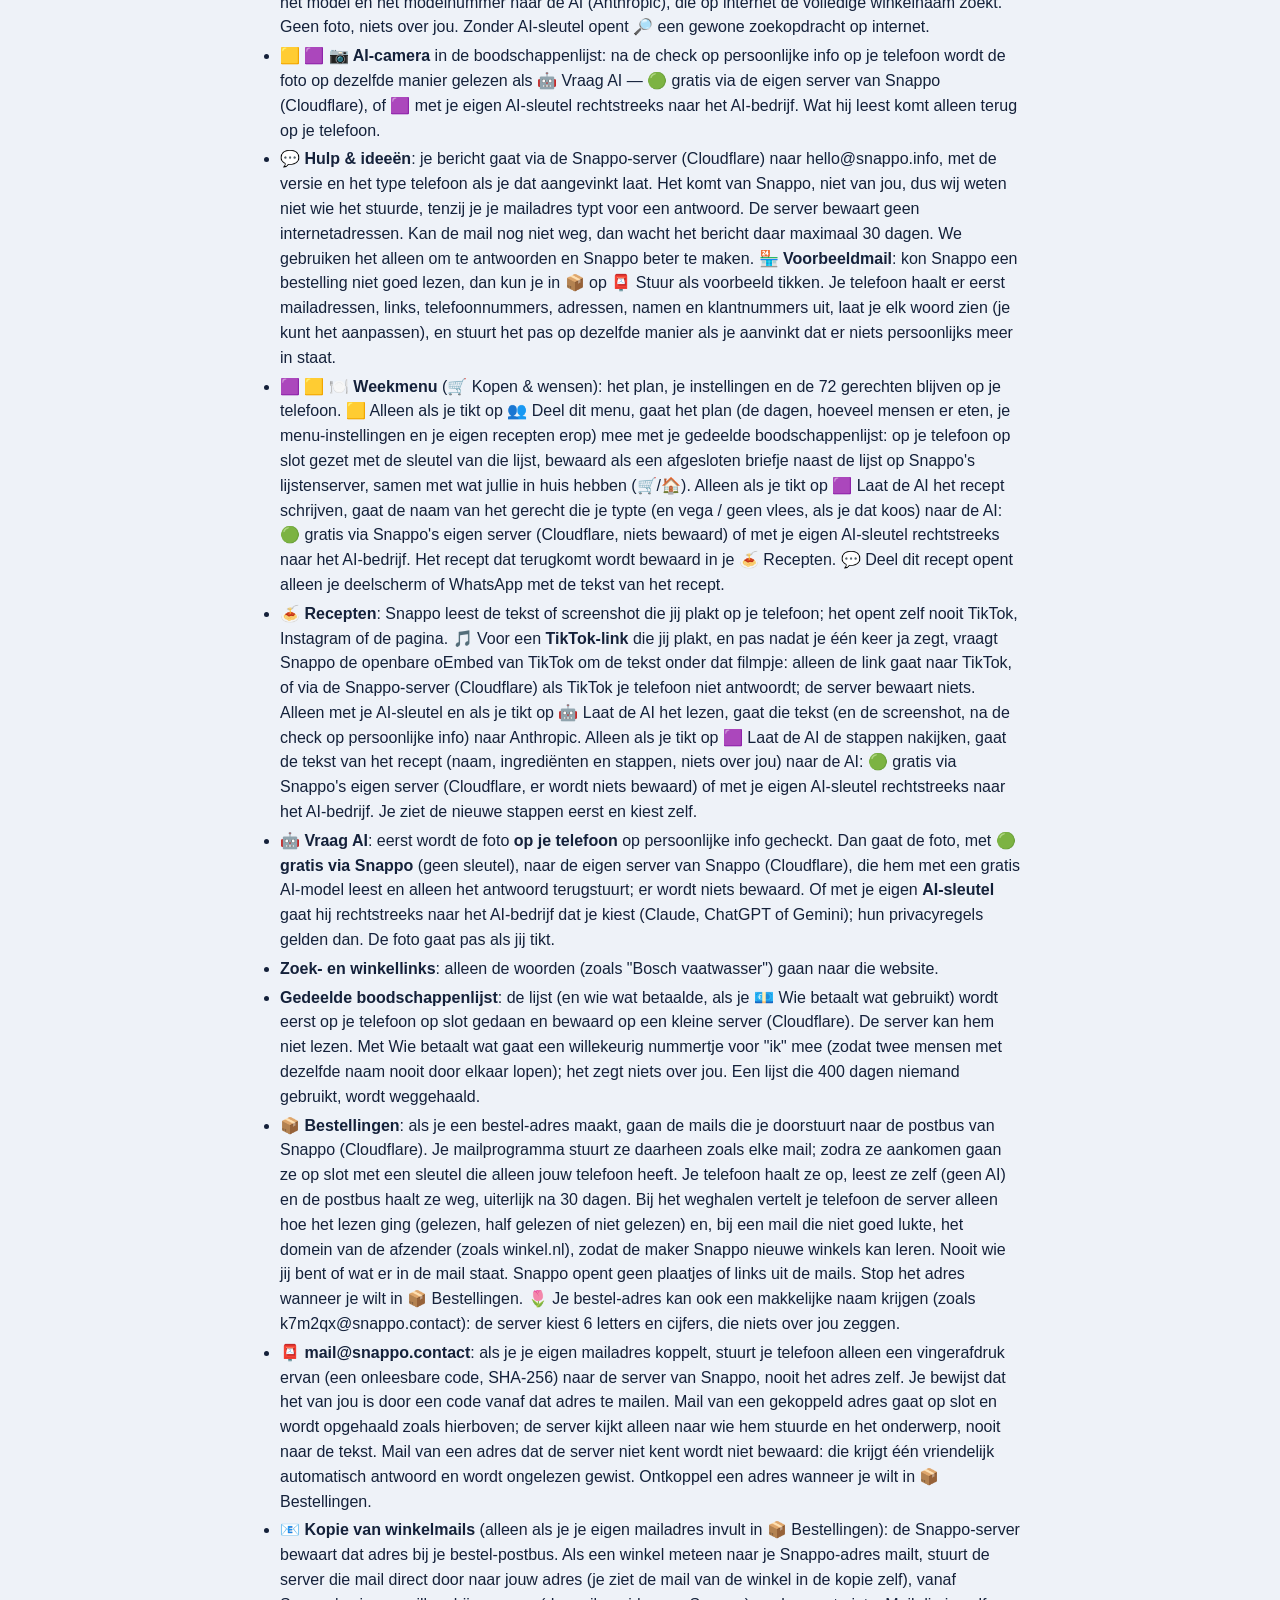
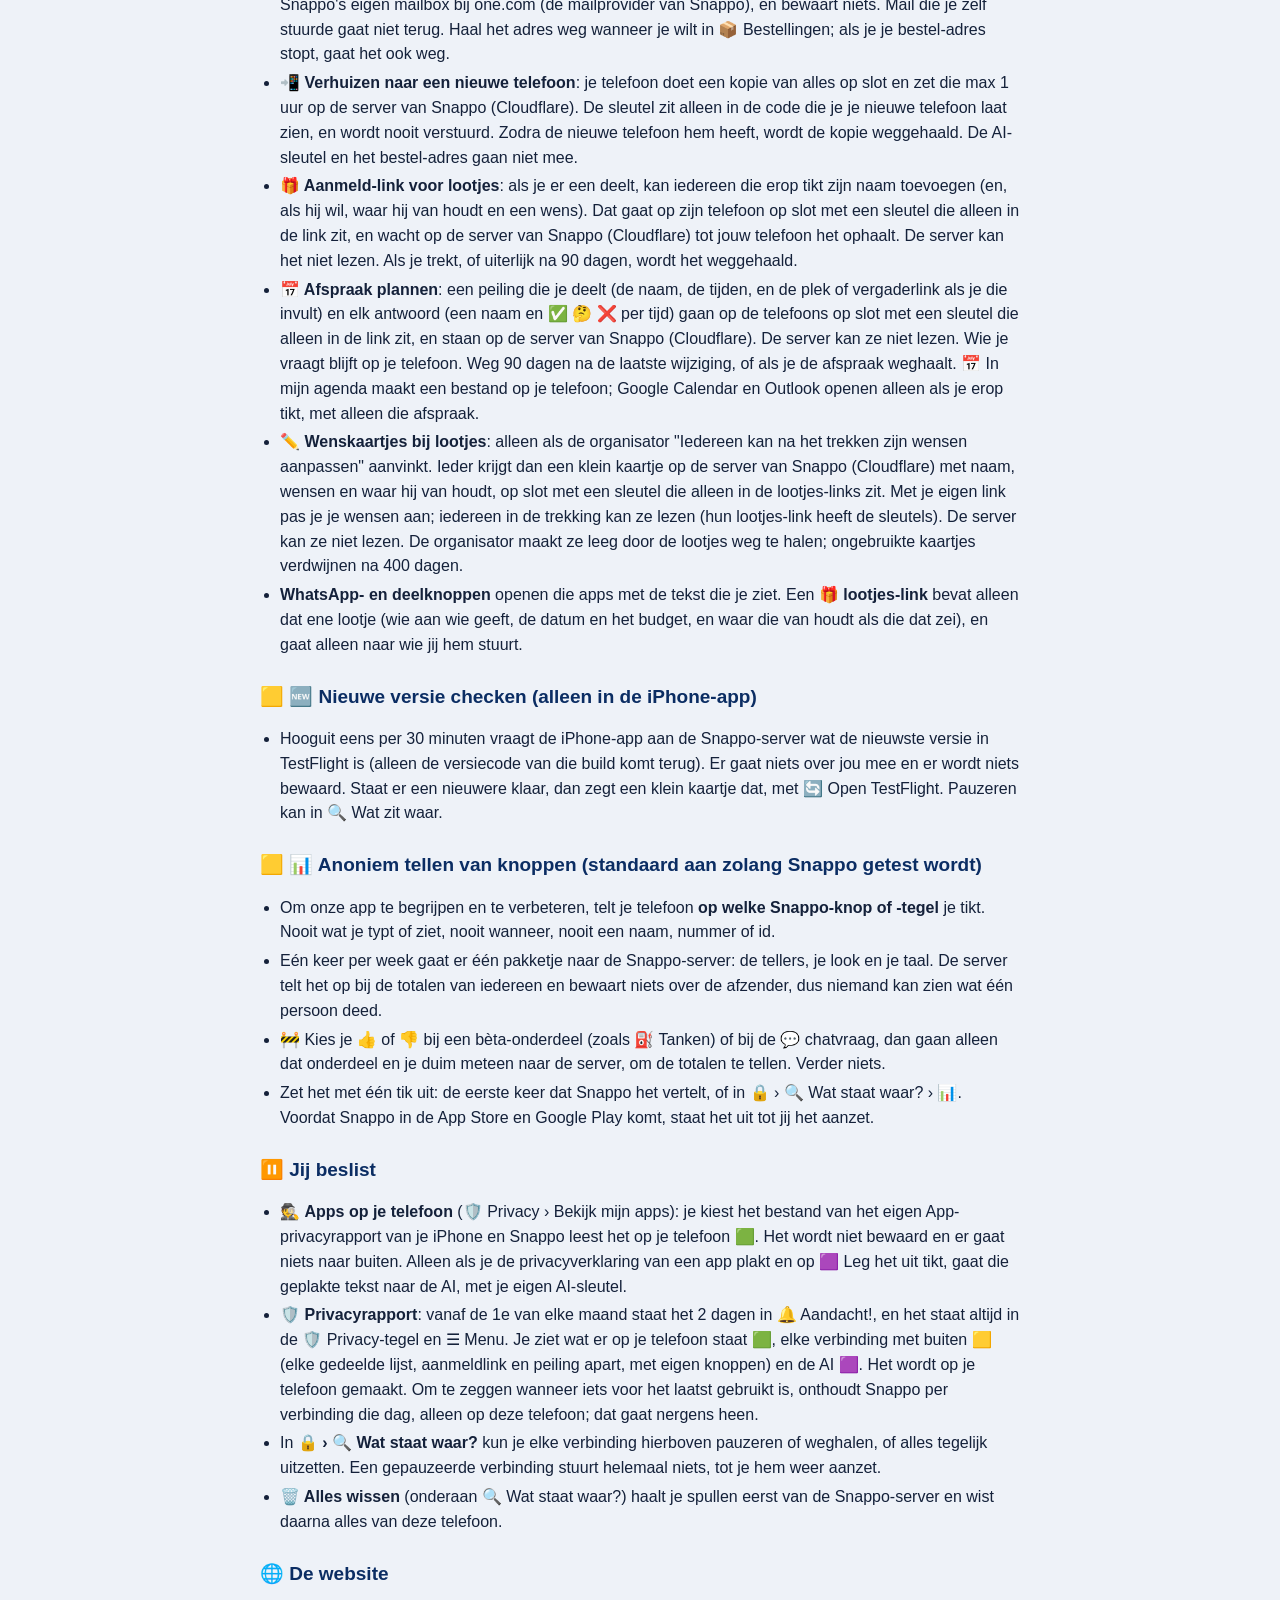
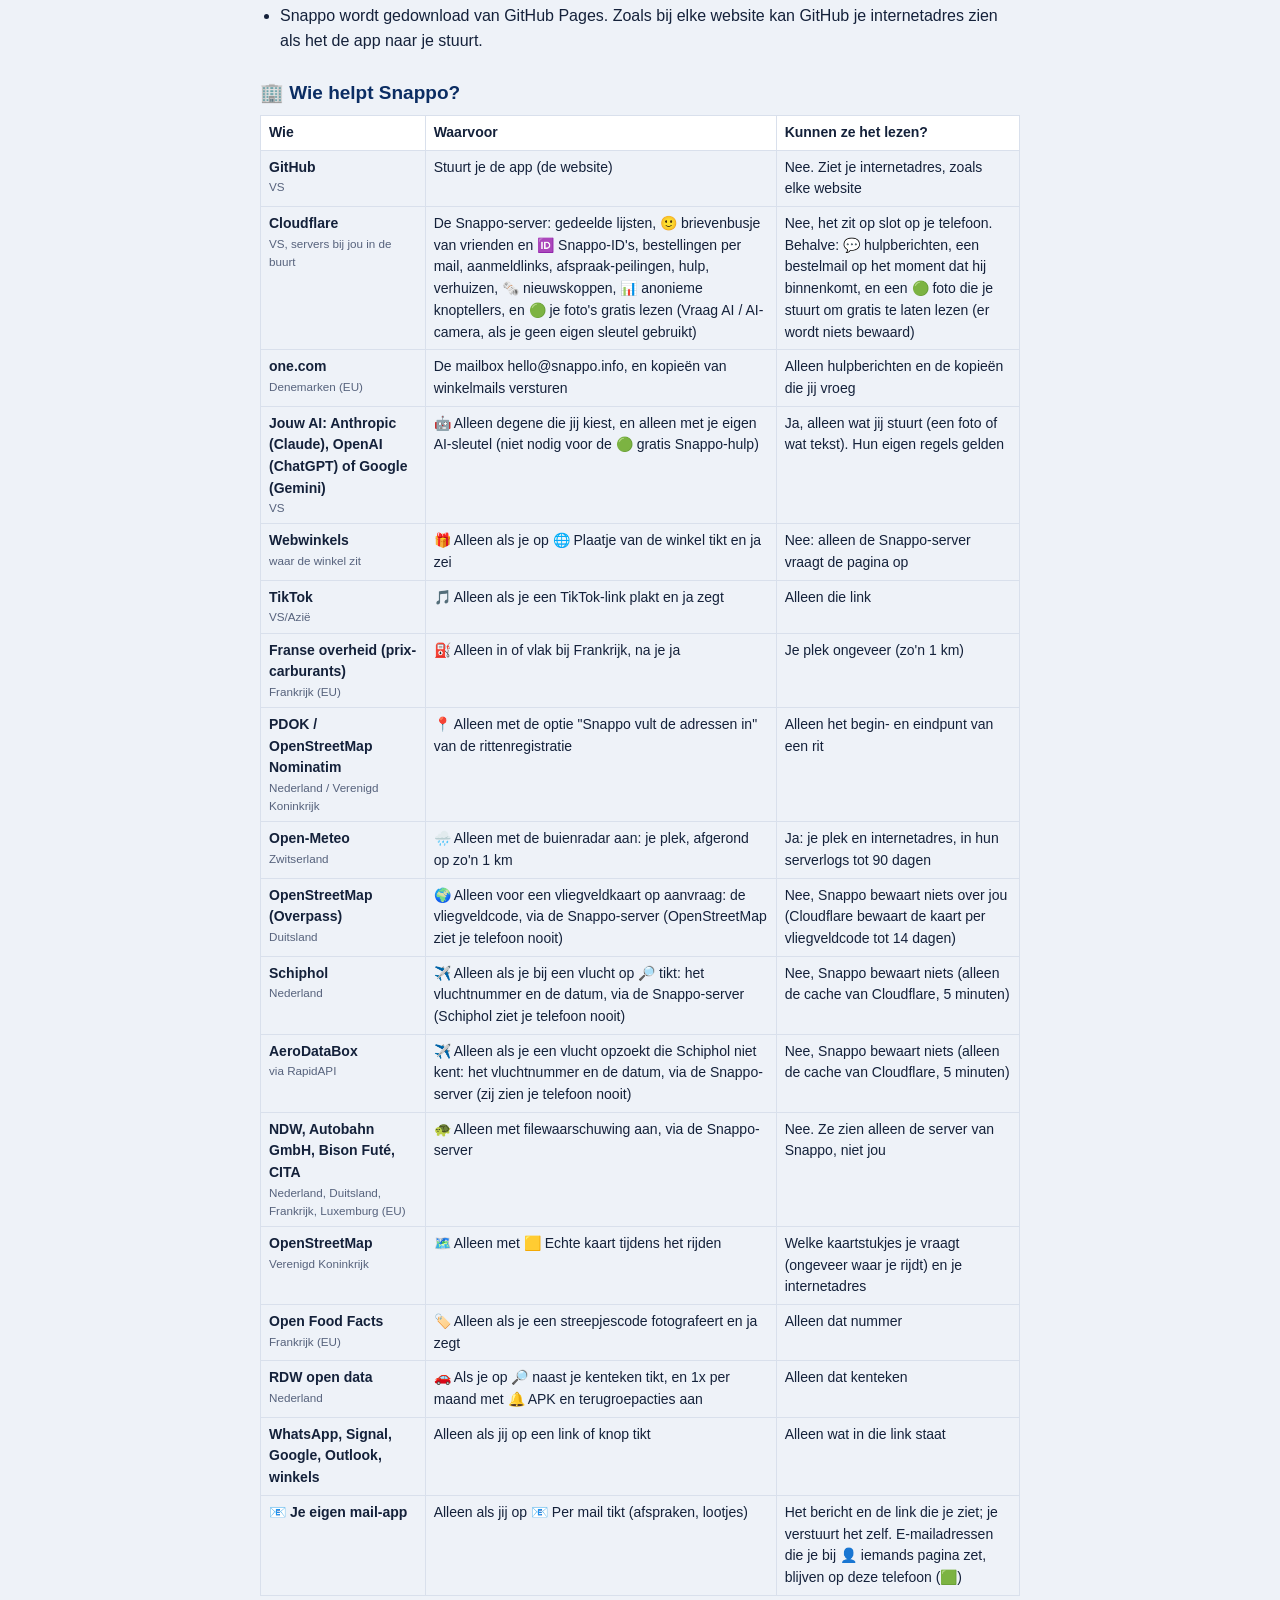
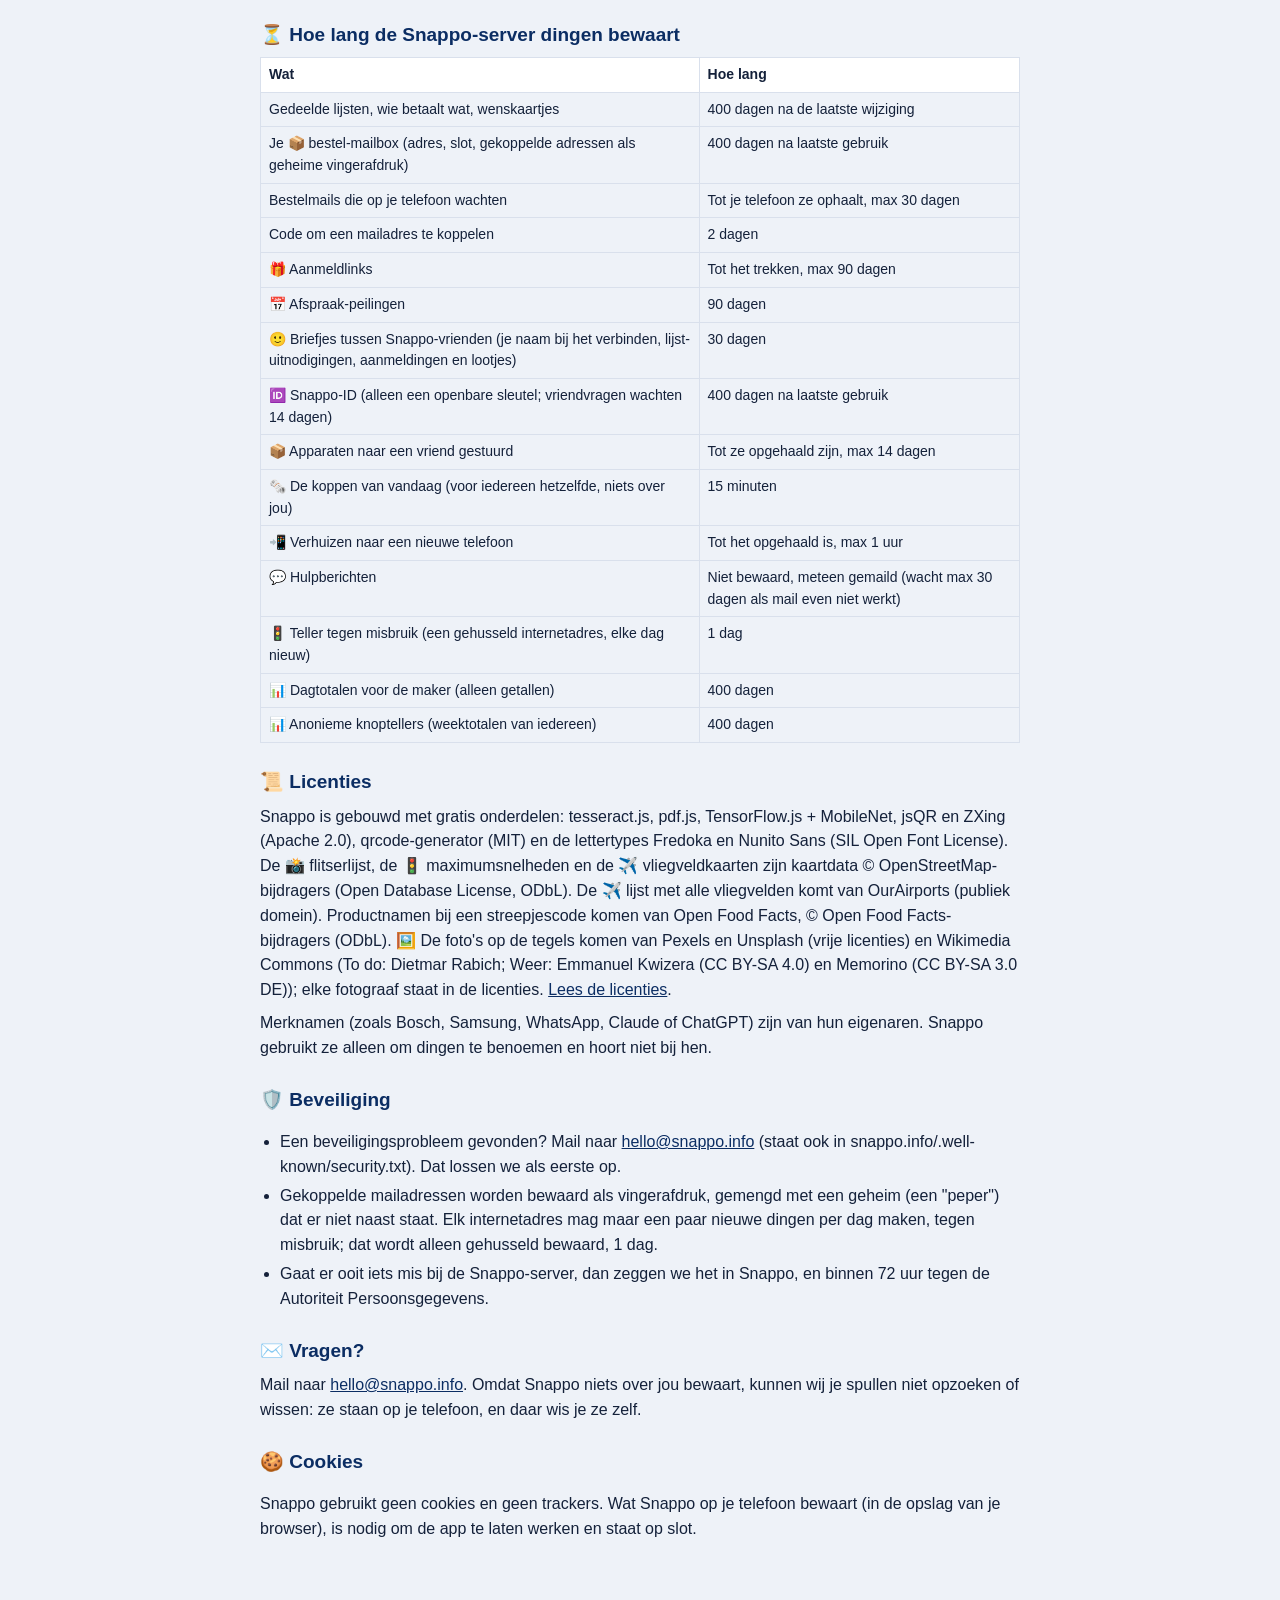
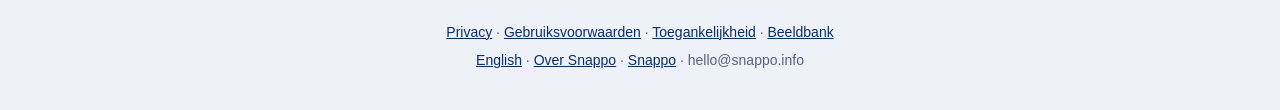
<file: privacy.html>
<!doctype html>
<html lang="nl">
<head>
<meta charset="utf-8">
<meta name="viewport" content="width=device-width, initial-scale=1">
<meta name="tdm-reservation" content="1">
<title>Snappo · Privacy</title>
<meta name="description" content="Privacy · Snappo. Jouw gegevens. Jouw eigendom. Jouw waarde.">
<link rel="canonical" href="https://snappo.info/privacy.html">
<link rel="alternate" hreflang="nl" href="https://snappo.info/privacy.html">
<link rel="alternate" hreflang="en" href="https://snappo.info/privacy-en.html">
<link rel="icon" type="image/png" href="icons/icon-192.png">
<style>
:root{--bg:#eef2f8;--card:#fff;--fg:#14213a;--mute:#56627c;--blue:#0b2d63;--yel:#ffd23f;--line:#d9e0ec}
@media (prefers-color-scheme:dark){:root{--bg:#0c1426;--card:#152039;--fg:#e8eefb;--mute:#a3b2d0;--blue:#9cc0ff;--line:#2a3a5c}}
body{margin:0;background:var(--bg);color:var(--fg);font:16px/1.55 -apple-system,BlinkMacSystemFont,"Segoe UI",Roboto,sans-serif}
header{background:#0b2d63;color:#fff;padding:18px 16px 22px}
header a{color:#fff;text-decoration:none;display:flex;align-items:center;gap:10px;max-width:760px;margin:0 auto;font-weight:600;font-size:20px}
header img{width:40px;height:40px;border-radius:10px}
main{max-width:760px;margin:0 auto;padding:16px 16px 40px;overflow-wrap:anywhere}
h1{font-size:28px;margin:8px 0 6px} h3{color:var(--blue);font-size:19px;margin:24px 0 8px}
ul{padding-left:20px} li{margin:4px 0}
ul.f,ul.img{list-style:none;padding:0;display:grid;gap:10px}
ul.f li,ul.img li{display:flex;gap:12px;background:var(--card);border-radius:14px;padding:12px 14px;margin:0}
ul.f li span{font-size:22px}
ul.img img{width:110px;max-height:220px;object-fit:cover;object-position:top;border-radius:12px;border:1px solid var(--line);flex:0 0 auto}
.m,.small{color:var(--mute)} .msg{margin:8px 0}
table{border-collapse:collapse;width:100%;font-size:14px;display:block;overflow-x:auto} th,td{border:1px solid var(--line);padding:6px 8px;text-align:left;vertical-align:top} th{background:var(--card)}
table{overflow-wrap:normal;hyphens:auto} td small{display:block;color:var(--mute)} td:first-child{min-width:92px}
.parts{background:var(--card);border-radius:14px;padding:12px 14px;margin:10px 0}
footer{text-align:center;color:var(--mute);font-size:14px;padding:20px 16px 36px;line-height:2}
a{color:var(--blue)}
</style>
</head>
<body>
<header><a href="./"><img src="icons/icon-192.png" alt="">Snappo</a></header>
<main>
<h1>🔏 Privacy</h1>
<p class="m">Versie van 27 oktober 2026. Dezelfde tekst staat in de app: ☰ Menu › 🔏 Privacy & licenties.</p><h3>🤝 De Snappo-belofte</h3><ul class="f"><li><span>📱</span><div><b>Jouw spullen blijven op jouw telefoon.</b><br>Op slot. Snappo heeft geen account en geen kopie.</div></li><li><span>🚫</span><div><b>Wij verkopen niets van jou.</b><br>Geen gegevens, geen trackers, geen profielen van je lijstjes.</div></li><li><span>🔐</span><div><b>Delen gaat op slot.</b><br>Wat je deelt, kan de Snappo-server niet lezen: de sleutel zit alleen in jouw link.</div></li><li><span>🎛️</span><div><b>Jij ziet en beslist alles.</b><br>In 🔍 Wat staat waar? zie je elke verbinding naar buiten, en zet je die met één tik uit of weg.</div></li><li><span>📣</span><div><b>Wij zeggen het als er iets verandert.</b><br>Elke wijziging staat in 🎉 Wat is nieuw, met datum.</div></li></ul><p class="msg" style="margin-top:0">Snappo heeft <b>geen account, geen reclame, geen volgen en geen cookies</b>. De maker van Snappo kan niet zien wat jij toevoegt. Op de Snappo-server ziet de maker alleen totalen (zoals hoeveel gedeelde lijsten er zijn), nooit wat erin staat of van wie ze zijn.</p>
    <h3>🟩 Blijft op je telefoon</h3><ul><li>Alles wat je toevoegt: apparaten, foto's, bonnen, handleidingen, plekken, vrienden en instellingen. Het staat in de eigen opslag van je telefoon voor deze website, <b>op slot (versleuteld, AES-256)</b>. Met het Face ID-slot aan gaat het alleen open met je gezicht.</li><li>Labels lezen, de fotocheck en de check op persoonlijke info gebeuren allemaal op je telefoon.</li><li><b>📇 Contacten</b> (App Store / Play-app): een garage of monteur uit je contacten kiezen, of er een opslaan, gebeurt alleen tussen Snappo en de eigen Contacten-app van je telefoon. Er gaat niets naar een server, en Snappo bewaart alleen de naam en het nummer die je bij dat apparaat zet.</li><li><b>🪪 ID-papieren</b> (paspoort, ID-kaart, rijbewijs) worden op je telefoon gelezen en gaan er nooit af: nooit naar een server, nooit naar een AI, nooit gedeeld, niet met 📲 Verhuizen. Alleen als jij ja zegt gaan ze mee in een back-up <b>met een wachtwoord</b>.</li><li>Je back-upbestand wordt op je telefoon gemaakt, en jij kiest waar het heen gaat. Zet het op slot met een wachtwoord (AES-256): zonder het wachtwoord kan niemand het openen, ook Snappo niet. Alleen een back-up met wachtwoord bevat ook de sleutel van je 📦 bestel-adres. Je AI-sleutel zit er nooit in.</li><li>📁 <b>Automatische back-up naar een map</b> (computer, Chrome of Edge): Snappo zet de back-up op slot direct in de map die jij koos. Staat die map in OneDrive, Google Drive of Dropbox, dan bewaart die dienst het bestand, nog steeds op slot met jouw wachtwoord. Snappo zelf stuurt niets.</li><li><b>📸 Flitsers</b>: tijdens een rit gebruikt Snappo je locatie alleen op de telefoon, om hem te vergelijken met de flitserlijst die in Snappo zit. Met 🚗 Vanzelf aan kijkt Snappo ook naar je snelheid zolang het open is, om boven de snelheid die je koos een rit te starten. Je locatie wordt nooit bewaard of verstuurd. 🚦 Maximumsnelheden: pas als je op 📥 tikt, wordt de lijst met maxima van Snappo's eigen website gehaald (voor iedereen hetzelfde, er gaat niets over jou mee) en op de telefoon bewaard. 🔇 De 🏠 thuisplekken die je zelf zet (afgerond op zo'n 100 m) en 📊 de getallen van je ritten (geen plaatsen) staan alleen op deze telefoon, op slot zoals alles. 📒 Met de rittenregistratie aan staan ook de kilometerstanden, adressen en notities die je zelf typt daar; een export gaat alleen waar jij hem deelt. 📍 Met "Snappo vult de adressen in" aan gaan na een rit alleen het begin- en eindpunt naar PDOK (de adreslijst van de overheid) of OpenStreetMap Nominatim om het adres te vinden; bij een 🏠 thuisplek gaat er niets weg. 🗺️ Het kaartje tijdens het rijden tekent de telefoon zelf uit Snappo's eigen lijsten (🟩). Alleen als je kiest voor 🟨 Echte kaart, komen de kaartstukjes om je heen tijdens een rit van de server van OpenStreetMap: die server ziet je internetadres en welke stukjes, dus ongeveer waar je rijdt.</li></ul>
    <h3>🟨 🟪 Alleen als jij tikt</h3><ul><li><b>🟨 🌍 Vliegveldkaarten op aanvraag</b> (alleen na jouw ja): voor een vliegveld waar Snappo nog geen kant-en-klare kaart van heeft, gaat alleen de code (zoals FCO) naar de Snappo-server (Cloudflare), die de kaartgegevens bij OpenStreetMap ophaalt. Je telefoon maakt de loopkaart en bewaart hem. OpenStreetMap ziet alleen de Snappo-server; de server bewaart het antwoord per vliegveldcode tot 14 dagen in zijn cache, niets over jou.</li><li><b>🟨 ✈️ Vluchtinfo</b> (alleen na jouw ja): tik je in ✈️ Vliegveld op 🔎 naast een vluchtnummer, dan gaan alleen het vluchtnummer en de datum naar de Snappo-server (Cloudflare), die bij de openbare vluchtinformatie van Schiphol (Amsterdam Airport Schiphol) en, voor vluchten die Schiphol niet kent, bij AeroDataBox (een vluchtinformatiedienst, via RapidAPI) opvraagt waar de vlucht heen gaat, de gate, de tijden en de bagageband. Er wordt niets bewaard. De looproute en je plek blijven op je telefoon (🟩); de vliegveldkaarten (OpenStreetMap) zijn bestanden van Snappo zelf.</li><li><b>🟨 🎁 Cadeauplaatjes van winkels</b> (alleen na jouw ja): tik je bij een cadeaulink op 🌐 Plaatje van de winkel, dan gaat alleen die link naar de Snappo-server (Cloudflare). De server opent de winkelpagina, pakt alleen het eigen deelplaatje (og:image, het plaatje dat WhatsApp bij een link laat zien) en geeft het aan je telefoon. De winkel ziet de Snappo-server, niet jouw telefoon of internetadres. Er wordt niets bewaard, behalve Cloudflares eigen cache van dat plaatje voor een dag. Het plaatje blijft daarna op je telefoon, op slot zoals de rest.</li><li><b>🟨 🌧️ Buienradar</b> (alleen als je hem aanzet): je plek ongeveer, afgerond op zo'n 1 km, gaat rechtstreeks van je telefoon naar Open-Meteo (OpenMeteo GmbH, Zwitserland) als je 🌧️ Buienradar opent, en tijdens een rit hooguit elke 10 minuten als je 🚗 Ook tijdens het rijden aanzette. Open-Meteo kan hem met je internetadres tot 90 dagen in zijn serverlogs bewaren. Snappo bewaart niets; de verwachting blijft in het geheugen. Typ je liever je woonplaats, dan gaat alleen die naam naar de plaatszoeker van Open-Meteo; de plaats die je kiest blijft op je telefoon. Weergegevens CC BY 4.0.</li><li><b>🟨 🐢 Files en ongelukken onderweg</b> (alleen als je het aanzet in 📸 Flitsers): tijdens een rit haalt de eigen server van Snappo de open verkeersberichten op van het land waar je bent (NDW in Nederland, Autobahn GmbH in Duitsland, Bison Futé in Frankrijk, CITA in Luxemburg). Alleen het land gaat naar buiten, en in Duitsland de namen van de snelwegen bij jou in de buurt (zoals A3). Nooit waar je bent: je telefoon kiest zelf wat op jouw weg ligt. De server bewaart niets; de berichten staan alleen in het geheugen tot de rit klaar is.</li><li><b>🟨 🗞️ Vandaag in het nieuws</b> (📰-tegel, nadat je één keer ja zei): je telefoon vraagt de Snappo-server om de koppen van vandaag. Alleen je land (NL of BE) gaat mee, niets over jou. De server haalt de openbare nieuwsfeeds van de kranten op en bewaart ze 15 minuten voor iedereen. Snappo zet de koppen op je telefoon bij elkaar, zonder AI. De site van een krant opent pas als jij op een kop tikt.</li><li><b>🟨 ⛽ Franse brandstofprijzen</b> (⛽-tegel, alleen in of vlak bij Frankrijk, nadat je één keer ja zei): je plek ongeveer (afgerond op zo'n 1 km) gaat naar de open prijslijst van de Franse overheid (data.economie.gouv.fr) om de prijzen van de pompen om je heen op te halen. Verder niets. In Nederland en België gaat er niets naar buiten: 🧾 bonnetjes worden op je telefoon gelezen.</li><li><b>🟨 🏷️ Streepjescode</b> (gratis 📷-camera in de boodschappenlijst): de streepjescode wordt op je telefoon gelezen. Nadat je één keer ja zei, gaat alleen het nummer naar Open Food Facts (een gratis, open productlijst, Frankrijk) voor de naam. Geen foto, niets over jou. Zonder streepjescode wordt de foto op je telefoon als lijstje gelezen.</li><li><b>🟨 🚗 Autogegevens</b> (📒 Rittenregistratie › 🚗 Je auto, of bij een auto in 📦 Apparaten): alleen als je op 🔎 naast het kenteken tikt, gaat alleen dat kenteken naar de RDW (open gegevens van de Rijksdienst voor het Wegverkeer, Nederland) om merk, type, jaar, brandstof en verbruik in te vullen, de APK-datum en of er een open terugroepactie is. Met 🔔 APK en terugroepacties checken aan doet je telefoon dat 1x per maand vanzelf. Vindt Snappo een kenteken op een autofoto in 📦 Apparaten, dan vraagt hij de RDW meteen naar dat kenteken (pauzeren kan in 🔍 Wat staat waar). Verder niets, er wordt niets bewaard.</li><li><b>🟨 🙂 Brievenbusje van Snappo-vrienden</b> (👥 Mijn vrienden): als je met een vriend verbindt, zet je Snappo een klein briefje met je naam op de Snappo-server, op slot met de sleutel die alleen jullie twee hebben, zodat je vriend je naam ziet. Een boodschappenlijst die je met Snappo-vrienden deelt, gaat op dezelfde manier als uitnodiging, net als 🎁 aanmeldingen en lootjes voor Snappo-vrienden. 🍝 Een recept dat je naar een Snappo-vriend stuurt, gaat ook zo, met jouw ⭐ sterren erbij; verander je je sterren, dan krijgen de vrienden met wie je dat recept deelt een klein briefje op slot. 🆔 Je <b>Snappo-ID</b> (6 letters en cijfers) staat er met alleen een openbare sleutel, zodat een vriend die hem intikt jou een vraag op slot kan sturen; ook die kan de server niet lezen, en hij haalt de ID 400 dagen na je laatste gebruik weg. 📦 <b>Apparaten die je naar een vriend stuurt</b> wachten daar op slot tot zijn of haar telefoon ze ophaalt (max 14 dagen). In een gedeelde lijst gaan je naam en Snappo-ID mee in de lijst op slot, zodat de anderen je als vriend kunnen vragen. De server kan de briefjes niet lezen en haalt ze na 30 dagen weg. Pauzeren of weghalen kan in 🔒 › 🔍 Wat staat waar.</li><li><b>🟪 🛒 Winkelnaam</b> (apparaten, alleen met je eigen AI-sleutel): als je op 🔎 tikt, gaan alleen het merk, het model en het modelnummer naar de AI (Anthropic), die op internet de volledige winkelnaam zoekt. Geen foto, niets over jou. Zonder AI-sleutel opent 🔎 een gewone zoekopdracht op internet.</li><li><b>🟨 🟪 📷 AI-camera</b> in de boodschappenlijst: na de check op persoonlijke info op je telefoon wordt de foto op dezelfde manier gelezen als 🤖 Vraag AI — 🟢 gratis via de eigen server van Snappo (Cloudflare), of 🟪 met je eigen AI-sleutel rechtstreeks naar het AI-bedrijf. Wat hij leest komt alleen terug op je telefoon.</li><li><b>💬 Hulp & ideeën</b>: je bericht gaat via de Snappo-server (Cloudflare) naar hello@snappo.info, met de versie en het type telefoon als je dat aangevinkt laat. Het komt van Snappo, niet van jou, dus wij weten niet wie het stuurde, tenzij je je mailadres typt voor een antwoord. De server bewaart geen internetadressen. Kan de mail nog niet weg, dan wacht het bericht daar maximaal 30 dagen. We gebruiken het alleen om te antwoorden en Snappo beter te maken. <b>🏪 Voorbeeldmail</b>: kon Snappo een bestelling niet goed lezen, dan kun je in 📦 op 📮 Stuur als voorbeeld tikken. Je telefoon haalt er eerst mailadressen, links, telefoonnummers, adressen, namen en klantnummers uit, laat je elk woord zien (je kunt het aanpassen), en stuurt het pas op dezelfde manier als je aanvinkt dat er niets persoonlijks meer in staat.</li><li><b>🟪 🟨 🍽️ Weekmenu</b> (🛒 Kopen & wensen): het plan, je instellingen en de 72 gerechten blijven op je telefoon. 🟨 Alleen als je tikt op 👥 Deel dit menu, gaat het plan (de dagen, hoeveel mensen er eten, je menu-instellingen en je eigen recepten erop) mee met je gedeelde boodschappenlijst: op je telefoon op slot gezet met de sleutel van die lijst, bewaard als een afgesloten briefje naast de lijst op Snappo's lijstenserver, samen met wat jullie in huis hebben (🛒/🏠). Alleen als je tikt op 🟪 Laat de AI het recept schrijven, gaat de naam van het gerecht die je typte (en vega / geen vlees, als je dat koos) naar de AI: 🟢 gratis via Snappo's eigen server (Cloudflare, niets bewaard) of met je eigen AI-sleutel rechtstreeks naar het AI-bedrijf. Het recept dat terugkomt wordt bewaard in je 🍝 Recepten. 💬 Deel dit recept opent alleen je deelscherm of WhatsApp met de tekst van het recept.</li><li><b>🍝 Recepten</b>: Snappo leest de tekst of screenshot die jij plakt op je telefoon; het opent zelf nooit TikTok, Instagram of de pagina. 🎵 Voor een <b>TikTok-link</b> die jij plakt, en pas nadat je één keer ja zegt, vraagt Snappo de openbare oEmbed van TikTok om de tekst onder dat filmpje: alleen de link gaat naar TikTok, of via de Snappo-server (Cloudflare) als TikTok je telefoon niet antwoordt; de server bewaart niets. Alleen met je AI-sleutel en als je tikt op 🤖 Laat de AI het lezen, gaat die tekst (en de screenshot, na de check op persoonlijke info) naar Anthropic. Alleen als je tikt op 🟪 Laat de AI de stappen nakijken, gaat de tekst van het recept (naam, ingrediënten en stappen, niets over jou) naar de AI: 🟢 gratis via Snappo's eigen server (Cloudflare, er wordt niets bewaard) of met je eigen AI-sleutel rechtstreeks naar het AI-bedrijf. Je ziet de nieuwe stappen eerst en kiest zelf.</li><li><b>🤖 Vraag AI</b>: eerst wordt de foto <b>op je telefoon</b> op persoonlijke info gecheckt. Dan gaat de foto, met 🟢 <b>gratis via Snappo</b> (geen sleutel), naar de eigen server van Snappo (Cloudflare), die hem met een gratis AI-model leest en alleen het antwoord terugstuurt; er wordt niets bewaard. Of met je eigen <b>AI-sleutel</b> gaat hij rechtstreeks naar het AI-bedrijf dat je kiest (Claude, ChatGPT of Gemini); hun privacyregels gelden dan. De foto gaat pas als jij tikt.</li><li><b>Zoek- en winkellinks</b>: alleen de woorden (zoals "Bosch vaatwasser") gaan naar die website.</li><li><b>Gedeelde boodschappenlijst</b>: de lijst (en wie wat betaalde, als je 💶 Wie betaalt wat gebruikt) wordt eerst op je telefoon op slot gedaan en bewaard op een kleine server (Cloudflare). De server kan hem niet lezen. Met Wie betaalt wat gaat een willekeurig nummertje voor "ik" mee (zodat twee mensen met dezelfde naam nooit door elkaar lopen); het zegt niets over jou. Een lijst die 400 dagen niemand gebruikt, wordt weggehaald.</li><li><b>📦 Bestellingen</b>: als je een bestel-adres maakt, gaan de mails die je doorstuurt naar de postbus van Snappo (Cloudflare). Je mailprogramma stuurt ze daarheen zoals elke mail; zodra ze aankomen gaan ze op slot met een sleutel die alleen jouw telefoon heeft. Je telefoon haalt ze op, leest ze zelf (geen AI) en de postbus haalt ze weg, uiterlijk na 30 dagen. Bij het weghalen vertelt je telefoon de server alleen hoe het lezen ging (gelezen, half gelezen of niet gelezen) en, bij een mail die niet goed lukte, het domein van de afzender (zoals winkel.nl), zodat de maker Snappo nieuwe winkels kan leren. Nooit wie jij bent of wat er in de mail staat. Snappo opent geen plaatjes of links uit de mails. Stop het adres wanneer je wilt in 📦 Bestellingen. 🌷 Je bestel-adres kan ook een makkelijke naam krijgen (zoals k7m2qx@snappo.contact): de server kiest 6 letters en cijfers, die niets over jou zeggen.</li><li><b>📮 mail@snappo.contact</b>: als je je eigen mailadres koppelt, stuurt je telefoon alleen een vingerafdruk ervan (een onleesbare code, SHA-256) naar de server van Snappo, nooit het adres zelf. Je bewijst dat het van jou is door een code vanaf dat adres te mailen. Mail van een gekoppeld adres gaat op slot en wordt opgehaald zoals hierboven; de server kijkt alleen naar wie hem stuurde en het onderwerp, nooit naar de tekst. Mail van een adres dat de server niet kent wordt niet bewaard: die krijgt één vriendelijk automatisch antwoord en wordt ongelezen gewist. Ontkoppel een adres wanneer je wilt in 📦 Bestellingen.</li><li><b>📧 Kopie van winkelmails</b> (alleen als je je eigen mailadres invult in 📦 Bestellingen): de Snappo-server bewaart dat adres bij je bestel-postbus. Als een winkel meteen naar je Snappo-adres mailt, stuurt de server die mail direct door naar jouw adres (je ziet de mail van de winkel in de kopie zelf), vanaf Snappo's eigen mailbox bij one.com (de mailprovider van Snappo), en bewaart niets. Mail die je zelf stuurde gaat niet terug. Haal het adres weg wanneer je wilt in 📦 Bestellingen; als je je bestel-adres stopt, gaat het ook weg.</li><li><b>📲 Verhuizen naar een nieuwe telefoon</b>: je telefoon doet een kopie van alles op slot en zet die max 1 uur op de server van Snappo (Cloudflare). De sleutel zit alleen in de code die je je nieuwe telefoon laat zien, en wordt nooit verstuurd. Zodra de nieuwe telefoon hem heeft, wordt de kopie weggehaald. De AI-sleutel en het bestel-adres gaan niet mee.</li><li><b>🎁 Aanmeld-link voor lootjes</b>: als je er een deelt, kan iedereen die erop tikt zijn naam toevoegen (en, als hij wil, waar hij van houdt en een wens). Dat gaat op zijn telefoon op slot met een sleutel die alleen in de link zit, en wacht op de server van Snappo (Cloudflare) tot jouw telefoon het ophaalt. De server kan het niet lezen. Als je trekt, of uiterlijk na 90 dagen, wordt het weggehaald.</li><li><b>📅 Afspraak plannen</b>: een peiling die je deelt (de naam, de tijden, en de plek of vergaderlink als je die invult) en elk antwoord (een naam en ✅ 🤔 ❌ per tijd) gaan op de telefoons op slot met een sleutel die alleen in de link zit, en staan op de server van Snappo (Cloudflare). De server kan ze niet lezen. Wie je vraagt blijft op je telefoon. Weg 90 dagen na de laatste wijziging, of als je de afspraak weghaalt. 📅 In mijn agenda maakt een bestand op je telefoon; Google Calendar en Outlook openen alleen als je erop tikt, met alleen die afspraak.</li><li><b>✏️ Wenskaartjes bij lootjes</b>: alleen als de organisator "Iedereen kan na het trekken zijn wensen aanpassen" aanvinkt. Ieder krijgt dan een klein kaartje op de server van Snappo (Cloudflare) met naam, wensen en waar hij van houdt, op slot met een sleutel die alleen in de lootjes-links zit. Met je eigen link pas je je wensen aan; iedereen in de trekking kan ze lezen (hun lootjes-link heeft de sleutels). De server kan ze niet lezen. De organisator maakt ze leeg door de lootjes weg te halen; ongebruikte kaartjes verdwijnen na 400 dagen.</li><li><b>WhatsApp- en deelknoppen</b> openen die apps met de tekst die je ziet. Een <b>🎁 lootjes-link</b> bevat alleen dat ene lootje (wie aan wie geeft, de datum en het budget, en waar die van houdt als die dat zei), en gaat alleen naar wie jij hem stuurt.</li></ul>
    <h3>🟨 🆕 Nieuwe versie checken (alleen in de iPhone-app)</h3><ul><li>Hooguit eens per 30 minuten vraagt de iPhone-app aan de Snappo-server wat de nieuwste versie in TestFlight is (alleen de versiecode van die build komt terug). Er gaat niets over jou mee en er wordt niets bewaard. Staat er een nieuwere klaar, dan zegt een klein kaartje dat, met 🔄 Open TestFlight. Pauzeren kan in 🔍 Wat zit waar.</li></ul>
    <h3>🟨 📊 Anoniem tellen van knoppen (standaard aan zolang Snappo getest wordt)</h3><ul><li>Om onze app te begrijpen en te verbeteren, telt je telefoon <b>op welke Snappo-knop of -tegel</b> je tikt. Nooit wat je typt of ziet, nooit wanneer, nooit een naam, nummer of id.</li><li>Eén keer per week gaat er één pakketje naar de Snappo-server: de tellers, je look en je taal. De server telt het op bij de totalen van iedereen en bewaart niets over de afzender, dus niemand kan zien wat één persoon deed.</li><li>🚧 Kies je 👍 of 👎 bij een bèta-onderdeel (zoals ⛽ Tanken) of bij de 💬 chatvraag, dan gaan alleen dat onderdeel en je duim meteen naar de server, om de totalen te tellen. Verder niets.</li><li>Zet het met één tik uit: de eerste keer dat Snappo het vertelt, of in 🔒 › 🔍 Wat staat waar? › 📊. Voordat Snappo in de App Store en Google Play komt, staat het uit tot jij het aanzet.</li></ul>
    <h3>⏸️ Jij beslist</h3><ul><li>🕵️ <b>Apps op je telefoon</b> (🛡️ Privacy › Bekijk mijn apps): je kiest het bestand van het eigen App-privacyrapport van je iPhone en Snappo leest het op je telefoon 🟩. Het wordt niet bewaard en er gaat niets naar buiten. Alleen als je de privacyverklaring van een app plakt en op 🟪 Leg het uit tikt, gaat die geplakte tekst naar de AI, met je eigen AI-sleutel.</li><li>🛡️ <b>Privacyrapport</b>: vanaf de 1e van elke maand staat het 2 dagen in 🔔 Aandacht!, en het staat altijd in de 🛡️ Privacy-tegel en ☰ Menu. Je ziet wat er op je telefoon staat 🟩, elke verbinding met buiten 🟨 (elke gedeelde lijst, aanmeldlink en peiling apart, met eigen knoppen) en de AI 🟪. Het wordt op je telefoon gemaakt. Om te zeggen wanneer iets voor het laatst gebruikt is, onthoudt Snappo per verbinding die dag, alleen op deze telefoon; dat gaat nergens heen.</li><li>In <b>🔒 › 🔍 Wat staat waar?</b> kun je elke verbinding hierboven pauzeren of weghalen, of alles tegelijk uitzetten. Een gepauzeerde verbinding stuurt helemaal niets, tot je hem weer aanzet.</li><li><b>🗑️ Alles wissen</b> (onderaan 🔍 Wat staat waar?) haalt je spullen eerst van de Snappo-server en wist daarna alles van deze telefoon.</li></ul>
    <h3>🌐 De website</h3><ul><li>Snappo wordt gedownload van GitHub Pages. Zoals bij elke website kan GitHub je internetadres zien als het de app naar je stuurt.</li></ul>
    <h3>🏢 Wie helpt Snappo?</h3><table class="ptab"><tr><th>Wie</th><th>Waarvoor</th><th>Kunnen ze het lezen?</th></tr>
    <tr><td><b>GitHub</b><small>VS</small></td><td>Stuurt je de app (de website)</td><td>Nee. Ziet je internetadres, zoals elke website</td></tr>
    <tr><td><b>Cloudflare</b><small>VS, servers bij jou in de buurt</small></td><td>De Snappo-server: gedeelde lijsten, 🙂 brievenbusje van vrienden en 🆔 Snappo-ID's, bestellingen per mail, aanmeldlinks, afspraak-peilingen, hulp, verhuizen, 🗞️ nieuwskoppen, 📊 anonieme knoptellers, en 🟢 je foto's gratis lezen (Vraag AI / AI-camera, als je geen eigen sleutel gebruikt)</td><td>Nee, het zit op slot op je telefoon. Behalve: 💬 hulpberichten, een bestelmail op het moment dat hij binnenkomt, en een 🟢 foto die je stuurt om gratis te laten lezen (er wordt niets bewaard)</td></tr>
    <tr><td><b>one.com</b><small>Denemarken (EU)</small></td><td>De mailbox hello@snappo.info, en kopieën van winkelmails versturen</td><td>Alleen hulpberichten en de kopieën die jij vroeg</td></tr>
    <tr><td><b>Jouw AI: Anthropic (Claude), OpenAI (ChatGPT) of Google (Gemini)</b><small>VS</small></td><td>🤖 Alleen degene die jij kiest, en alleen met je eigen AI-sleutel (niet nodig voor de 🟢 gratis Snappo-hulp)</td><td>Ja, alleen wat jij stuurt (een foto of wat tekst). Hun eigen regels gelden</td></tr>
    <tr><td><b>Webwinkels</b><small>waar de winkel zit</small></td><td>🎁 Alleen als je op 🌐 Plaatje van de winkel tikt en ja zei</td><td>Nee: alleen de Snappo-server vraagt de pagina op</td></tr>
    <tr><td><b>TikTok</b><small>VS/Azië</small></td><td>🎵 Alleen als je een TikTok-link plakt en ja zegt</td><td>Alleen die link</td></tr>
    <tr><td><b>Franse overheid (prix-carburants)</b><small>Frankrijk (EU)</small></td><td>⛽ Alleen in of vlak bij Frankrijk, na je ja</td><td>Je plek ongeveer (zo'n 1 km)</td></tr>
    <tr><td><b>PDOK / OpenStreetMap Nominatim</b><small>Nederland / Verenigd Koninkrijk</small></td><td>📍 Alleen met de optie "Snappo vult de adressen in" van de rittenregistratie</td><td>Alleen het begin- en eindpunt van een rit</td></tr>
    <tr><td><b>Open-Meteo</b><small>Zwitserland</small></td><td>🌧️ Alleen met de buienradar aan: je plek, afgerond op zo'n 1 km</td><td>Ja: je plek en internetadres, in hun serverlogs tot 90 dagen</td></tr>
    <tr><td><b>OpenStreetMap (Overpass)</b><small>Duitsland</small></td><td>🌍 Alleen voor een vliegveldkaart op aanvraag: de vliegveldcode, via de Snappo-server (OpenStreetMap ziet je telefoon nooit)</td><td>Nee, Snappo bewaart niets over jou (Cloudflare bewaart de kaart per vliegveldcode tot 14 dagen)</td></tr>
    <tr><td><b>Schiphol</b><small>Nederland</small></td><td>✈️ Alleen als je bij een vlucht op 🔎 tikt: het vluchtnummer en de datum, via de Snappo-server (Schiphol ziet je telefoon nooit)</td><td>Nee, Snappo bewaart niets (alleen de cache van Cloudflare, 5 minuten)</td></tr>
    <tr><td><b>AeroDataBox</b><small>via RapidAPI</small></td><td>✈️ Alleen als je een vlucht opzoekt die Schiphol niet kent: het vluchtnummer en de datum, via de Snappo-server (zij zien je telefoon nooit)</td><td>Nee, Snappo bewaart niets (alleen de cache van Cloudflare, 5 minuten)</td></tr>
    <tr><td><b>NDW, Autobahn GmbH, Bison Futé, CITA</b><small>Nederland, Duitsland, Frankrijk, Luxemburg (EU)</small></td><td>🐢 Alleen met filewaarschuwing aan, via de Snappo-server</td><td>Nee. Ze zien alleen de server van Snappo, niet jou</td></tr>
    <tr><td><b>OpenStreetMap</b><small>Verenigd Koninkrijk</small></td><td>🗺️ Alleen met 🟨 Echte kaart tijdens het rijden</td><td>Welke kaartstukjes je vraagt (ongeveer waar je rijdt) en je internetadres</td></tr>
    <tr><td><b>Open Food Facts</b><small>Frankrijk (EU)</small></td><td>🏷️ Alleen als je een streepjescode fotografeert en ja zegt</td><td>Alleen dat nummer</td></tr>
    <tr><td><b>RDW open data</b><small>Nederland</small></td><td>🚗 Als je op 🔎 naast je kenteken tikt, en 1x per maand met 🔔 APK en terugroepacties aan</td><td>Alleen dat kenteken</td></tr>
    <tr><td><b>WhatsApp, Signal, Google, Outlook, winkels</b></td><td>Alleen als jij op een link of knop tikt</td><td>Alleen wat in die link staat</td></tr>
    <tr><td><b>📧 Je eigen mail-app</b></td><td>Alleen als jij op 📧 Per mail tikt (afspraken, lootjes)</td><td>Het bericht en de link die je ziet; je verstuurt het zelf. E-mailadressen die je bij 👤 iemands pagina zet, blijven op deze telefoon (🟩)</td></tr></table>
    <h3>⏳ Hoe lang de Snappo-server dingen bewaart</h3><table class="ptab"><tr><th>Wat</th><th>Hoe lang</th></tr>
    <tr><td>Gedeelde lijsten, wie betaalt wat, wenskaartjes</td><td>400 dagen na de laatste wijziging</td></tr>
    <tr><td>Je 📦 bestel-mailbox (adres, slot, gekoppelde adressen als geheime vingerafdruk)</td><td>400 dagen na laatste gebruik</td></tr>
    <tr><td>Bestelmails die op je telefoon wachten</td><td>Tot je telefoon ze ophaalt, max 30 dagen</td></tr>
    <tr><td>Code om een mailadres te koppelen</td><td>2 dagen</td></tr>
    <tr><td>🎁 Aanmeldlinks</td><td>Tot het trekken, max 90 dagen</td></tr>
    <tr><td>📅 Afspraak-peilingen</td><td>90 dagen</td></tr>
    <tr><td>🙂 Briefjes tussen Snappo-vrienden (je naam bij het verbinden, lijst-uitnodigingen, aanmeldingen en lootjes)</td><td>30 dagen</td></tr>
    <tr><td>🆔 Snappo-ID (alleen een openbare sleutel; vriendvragen wachten 14 dagen)</td><td>400 dagen na laatste gebruik</td></tr>
    <tr><td>📦 Apparaten naar een vriend gestuurd</td><td>Tot ze opgehaald zijn, max 14 dagen</td></tr>
    <tr><td>🗞️ De koppen van vandaag (voor iedereen hetzelfde, niets over jou)</td><td>15 minuten</td></tr>
    <tr><td>📲 Verhuizen naar een nieuwe telefoon</td><td>Tot het opgehaald is, max 1 uur</td></tr>
    <tr><td>💬 Hulpberichten</td><td>Niet bewaard, meteen gemaild (wacht max 30 dagen als mail even niet werkt)</td></tr>
    <tr><td>🚦 Teller tegen misbruik (een gehusseld internetadres, elke dag nieuw)</td><td>1 dag</td></tr>
    <tr><td>📊 Dagtotalen voor de maker (alleen getallen)</td><td>400 dagen</td></tr>
    <tr><td>📊 Anonieme knoptellers (weektotalen van iedereen)</td><td>400 dagen</td></tr></table><h3>📜 Licenties</h3><p class="msg">Snappo is gebouwd met gratis onderdelen: tesseract.js, pdf.js, TensorFlow.js + MobileNet, jsQR en ZXing (Apache 2.0), qrcode-generator (MIT) en de lettertypes Fredoka en Nunito Sans (SIL Open Font License). De 📸 flitserlijst, de 🚦 maximumsnelheden en de ✈️ vliegveldkaarten zijn kaartdata © OpenStreetMap-bijdragers (Open Database License, ODbL). De ✈️ lijst met alle vliegvelden komt van OurAirports (publiek domein). Productnamen bij een streepjescode komen van Open Food Facts, © Open Food Facts-bijdragers (ODbL). 🖼️ De foto's op de tegels komen van Pexels en Unsplash (vrije licenties) en Wikimedia Commons (To do: Dietmar Rabich; Weer: Emmanuel Kwizera (CC BY-SA 4.0) en Memorino (CC BY-SA 3.0 DE)); elke fotograaf staat in de licenties. <a href="THIRD-PARTY-NOTICES.txt" target="_blank" rel="noopener">Lees de licenties</a>.</p>
    <p class="msg">Merknamen (zoals Bosch, Samsung, WhatsApp, Claude of ChatGPT) zijn van hun eigenaren. Snappo gebruikt ze alleen om dingen te benoemen en hoort niet bij hen.</p>
    <h3>🛡️ Beveiliging</h3><ul><li>Een beveiligingsprobleem gevonden? Mail naar <a href="mailto:hello@snappo.info">hello@snappo.info</a> (staat ook in snappo.info/.well-known/security.txt). Dat lossen we als eerste op.</li><li>Gekoppelde mailadressen worden bewaard als vingerafdruk, gemengd met een geheim (een "peper") dat er niet naast staat. Elk internetadres mag maar een paar nieuwe dingen per dag maken, tegen misbruik; dat wordt alleen gehusseld bewaard, 1 dag.</li><li>Gaat er ooit iets mis bij de Snappo-server, dan zeggen we het in Snappo, en binnen 72 uur tegen de Autoriteit Persoonsgegevens.</li></ul>
    <h3>✉️ Vragen?</h3><p class="msg">Mail naar <a href="mailto:hello@snappo.info">hello@snappo.info</a>. Omdat Snappo niets over jou bewaart, kunnen wij je spullen niet opzoeken of wissen: ze staan op je telefoon, en daar wis je ze zelf.</p><h3>🍪 Cookies</h3><p>Snappo gebruikt geen cookies en geen trackers. Wat Snappo op je telefoon bewaart (in de opslag van je browser), is nodig om de app te laten werken en staat op slot.</p>
</main>
<footer><a href="privacy.html">Privacy</a> · <a href="voorwaarden.html">Gebruiksvoorwaarden</a> · <a href="toegankelijkheid.html">Toegankelijkheid</a> · <a href="beeldbank.html">Beeldbank</a><br><a href="privacy-en.html">English</a> · <a href="over.html">Over Snappo</a> · <a href="./">Snappo</a> · hello@snappo.info</footer>
</body>
</html>
</file>
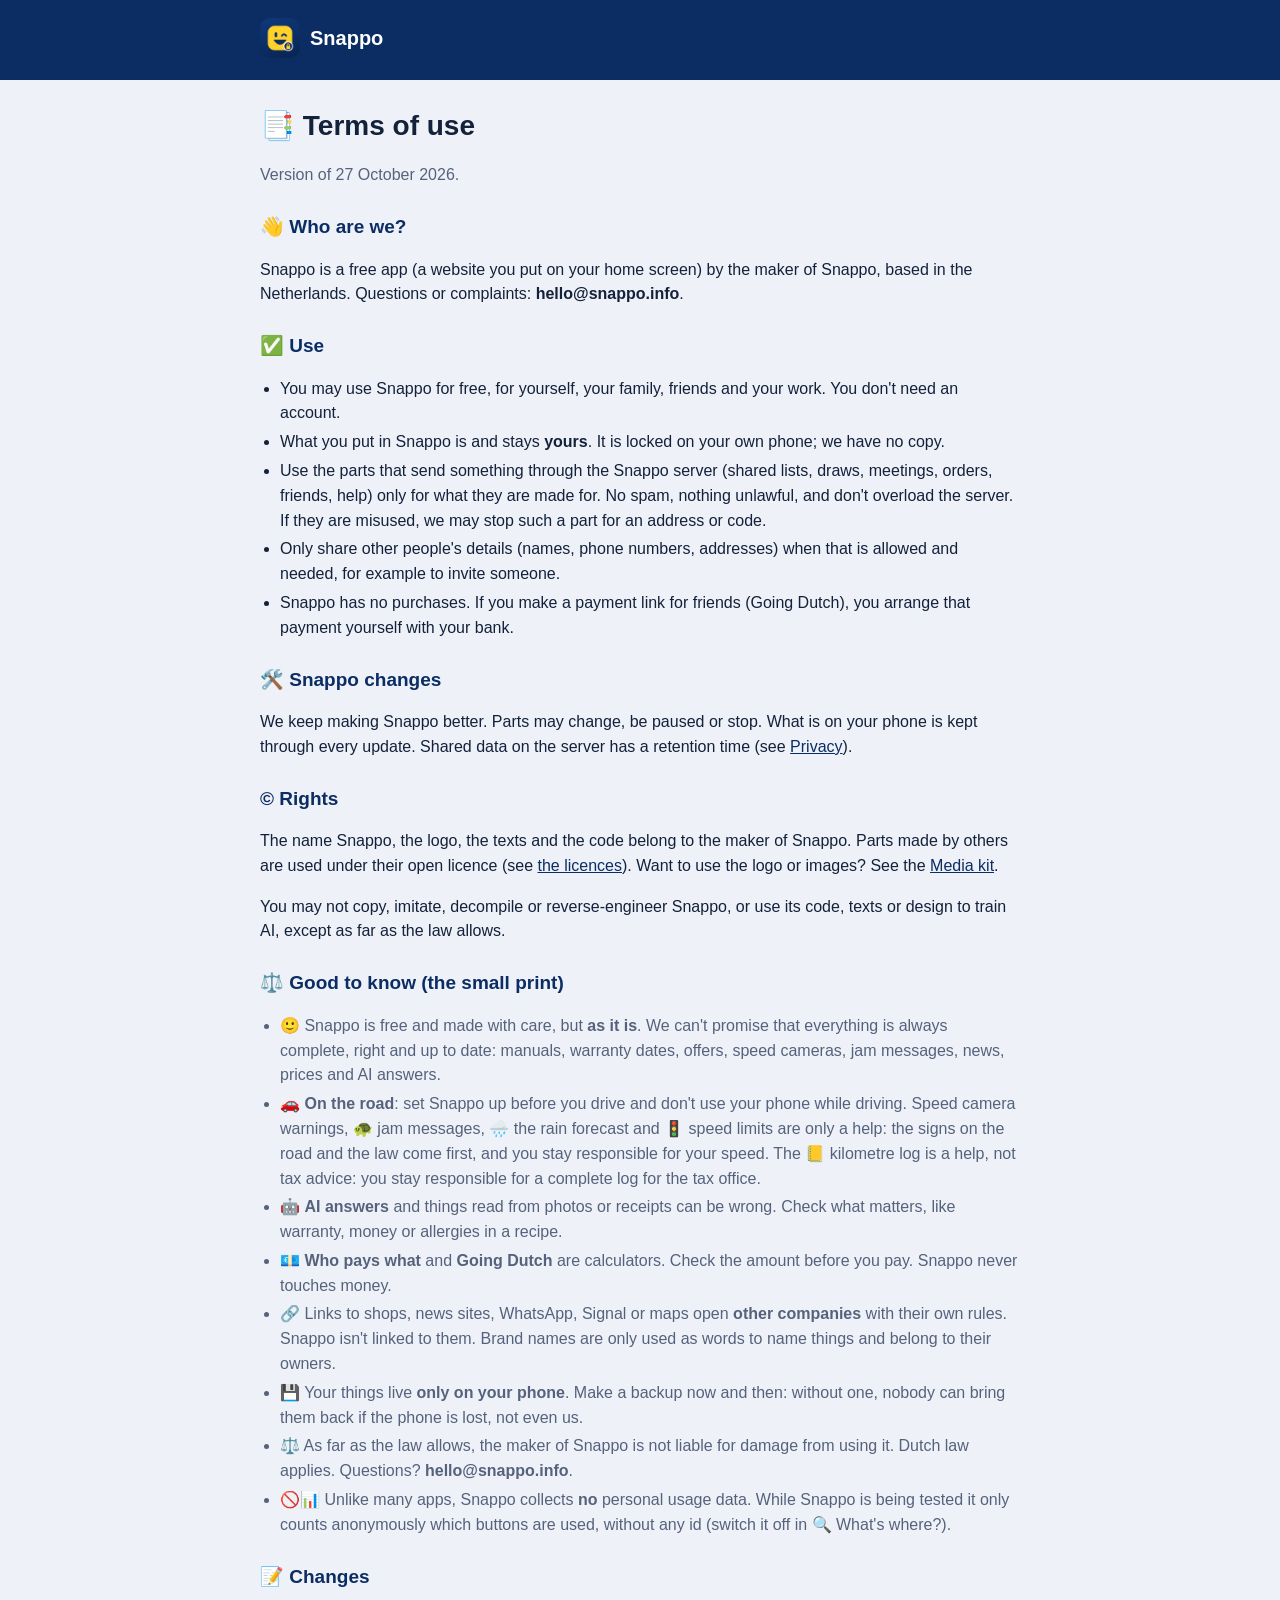
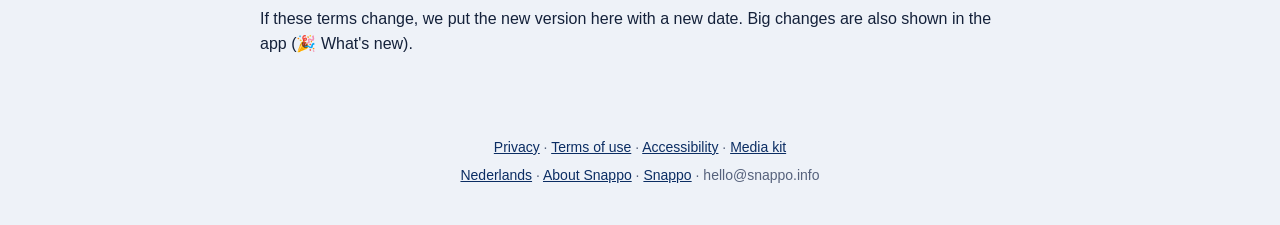
<file: terms.html>
<!doctype html>
<html lang="en">
<head>
<meta charset="utf-8">
<meta name="viewport" content="width=device-width, initial-scale=1">
<meta name="tdm-reservation" content="1">
<title>Snappo · Terms of use</title>
<meta name="description" content="Terms of use · Snappo. Your data. Your property. Your value.">
<link rel="canonical" href="https://snappo.info/terms.html">
<link rel="alternate" hreflang="nl" href="https://snappo.info/voorwaarden.html">
<link rel="alternate" hreflang="en" href="https://snappo.info/terms.html">
<link rel="icon" type="image/png" href="icons/icon-192.png">
<style>
:root{--bg:#eef2f8;--card:#fff;--fg:#14213a;--mute:#56627c;--blue:#0b2d63;--yel:#ffd23f;--line:#d9e0ec}
@media (prefers-color-scheme:dark){:root{--bg:#0c1426;--card:#152039;--fg:#e8eefb;--mute:#a3b2d0;--blue:#9cc0ff;--line:#2a3a5c}}
body{margin:0;background:var(--bg);color:var(--fg);font:16px/1.55 -apple-system,BlinkMacSystemFont,"Segoe UI",Roboto,sans-serif}
header{background:#0b2d63;color:#fff;padding:18px 16px 22px}
header a{color:#fff;text-decoration:none;display:flex;align-items:center;gap:10px;max-width:760px;margin:0 auto;font-weight:600;font-size:20px}
header img{width:40px;height:40px;border-radius:10px}
main{max-width:760px;margin:0 auto;padding:16px 16px 40px;overflow-wrap:anywhere}
h1{font-size:28px;margin:8px 0 6px} h3{color:var(--blue);font-size:19px;margin:24px 0 8px}
ul{padding-left:20px} li{margin:4px 0}
ul.f,ul.img{list-style:none;padding:0;display:grid;gap:10px}
ul.f li,ul.img li{display:flex;gap:12px;background:var(--card);border-radius:14px;padding:12px 14px;margin:0}
ul.f li span{font-size:22px}
ul.img img{width:110px;max-height:220px;object-fit:cover;object-position:top;border-radius:12px;border:1px solid var(--line);flex:0 0 auto}
.m,.small{color:var(--mute)} .msg{margin:8px 0}
table{border-collapse:collapse;width:100%;font-size:14px;display:block;overflow-x:auto} th,td{border:1px solid var(--line);padding:6px 8px;text-align:left;vertical-align:top} th{background:var(--card)}
table{overflow-wrap:normal;hyphens:auto} td small{display:block;color:var(--mute)} td:first-child{min-width:92px}
.parts{background:var(--card);border-radius:14px;padding:12px 14px;margin:10px 0}
footer{text-align:center;color:var(--mute);font-size:14px;padding:20px 16px 36px;line-height:2}
a{color:var(--blue)}
</style>
</head>
<body>
<header><a href="./"><img src="icons/icon-192.png" alt="">Snappo</a></header>
<main>
<h1>📑 Terms of use</h1>
<p class="m">Version of 27 October 2026.</p>
<h3>👋 Who are we?</h3><p>Snappo is a free app (a website you put on your home screen) by the maker of Snappo, based in the Netherlands. Questions or complaints: <b>hello@snappo.info</b>.</p>
<h3>✅ Use</h3><ul>
<li>You may use Snappo for free, for yourself, your family, friends and your work. You don't need an account.</li>
<li>What you put in Snappo is and stays <b>yours</b>. It is locked on your own phone; we have no copy.</li>
<li>Use the parts that send something through the Snappo server (shared lists, draws, meetings, orders, friends, help) only for what they are made for. No spam, nothing unlawful, and don't overload the server. If they are misused, we may stop such a part for an address or code.</li>
<li>Only share other people's details (names, phone numbers, addresses) when that is allowed and needed, for example to invite someone.</li>
<li>Snappo has no purchases. If you make a payment link for friends (Going Dutch), you arrange that payment yourself with your bank.</li></ul>
<h3>🛠️ Snappo changes</h3><p>We keep making Snappo better. Parts may change, be paused or stop. What is on your phone is kept through every update. Shared data on the server has a retention time (see <a href="privacy-en.html">Privacy</a>).</p>
<h3>©️ Rights</h3><p>The name Snappo, the logo, the texts and the code belong to the maker of Snappo. Parts made by others are used under their open licence (see <a href="THIRD-PARTY-NOTICES.txt">the licences</a>). Want to use the logo or images? See the <a href="media.html">Media kit</a>.</p>
<p>You may not copy, imitate, decompile or reverse-engineer Snappo, or use its code, texts or design to train AI, except as far as the law allows.</p>
<div class="small"><h3>⚖️ Good to know (the small print)</h3><ul>
    <li>🙂 Snappo is free and made with care, but <b>as it is</b>. We can't promise that everything is always complete, right and up to date: manuals, warranty dates, offers, speed cameras, jam messages, news, prices and AI answers.</li>
    <li>🚗 <b>On the road</b>: set Snappo up before you drive and don't use your phone while driving. Speed camera warnings, 🐢 jam messages, 🌧️ the rain forecast and 🚦 speed limits are only a help: the signs on the road and the law come first, and you stay responsible for your speed. The 📒 kilometre log is a help, not tax advice: you stay responsible for a complete log for the tax office.</li>
    <li>🤖 <b>AI answers</b> and things read from photos or receipts can be wrong. Check what matters, like warranty, money or allergies in a recipe.</li>
    <li>💶 <b>Who pays what</b> and <b>Going Dutch</b> are calculators. Check the amount before you pay. Snappo never touches money.</li>
    <li>🔗 Links to shops, news sites, WhatsApp, Signal or maps open <b>other companies</b> with their own rules. Snappo isn't linked to them. Brand names are only used as words to name things and belong to their owners.</li>
    <li>💾 Your things live <b>only on your phone</b>. Make a backup now and then: without one, nobody can bring them back if the phone is lost, not even us.</li>
    <li>⚖️ As far as the law allows, the maker of Snappo is not liable for damage from using it. Dutch law applies. Questions? <b>hello@snappo.info</b>.</li>
    <li>🚫📊 Unlike many apps, Snappo collects <b>no</b> personal usage data. While Snappo is being tested it only counts anonymously which buttons are used, without any id (switch it off in 🔍 What's where?).</li></ul></div>
<h3>📝 Changes</h3><p>If these terms change, we put the new version here with a new date. Big changes are also shown in the app (🎉 What's new).</p>
</main>
<footer><a href="privacy-en.html">Privacy</a> · <a href="terms.html">Terms of use</a> · <a href="accessibility.html">Accessibility</a> · <a href="media.html">Media kit</a><br><a href="voorwaarden.html">Nederlands</a> · <a href="about.html">About Snappo</a> · <a href="./">Snappo</a> · hello@snappo.info</footer>
</body>
</html>
</file>
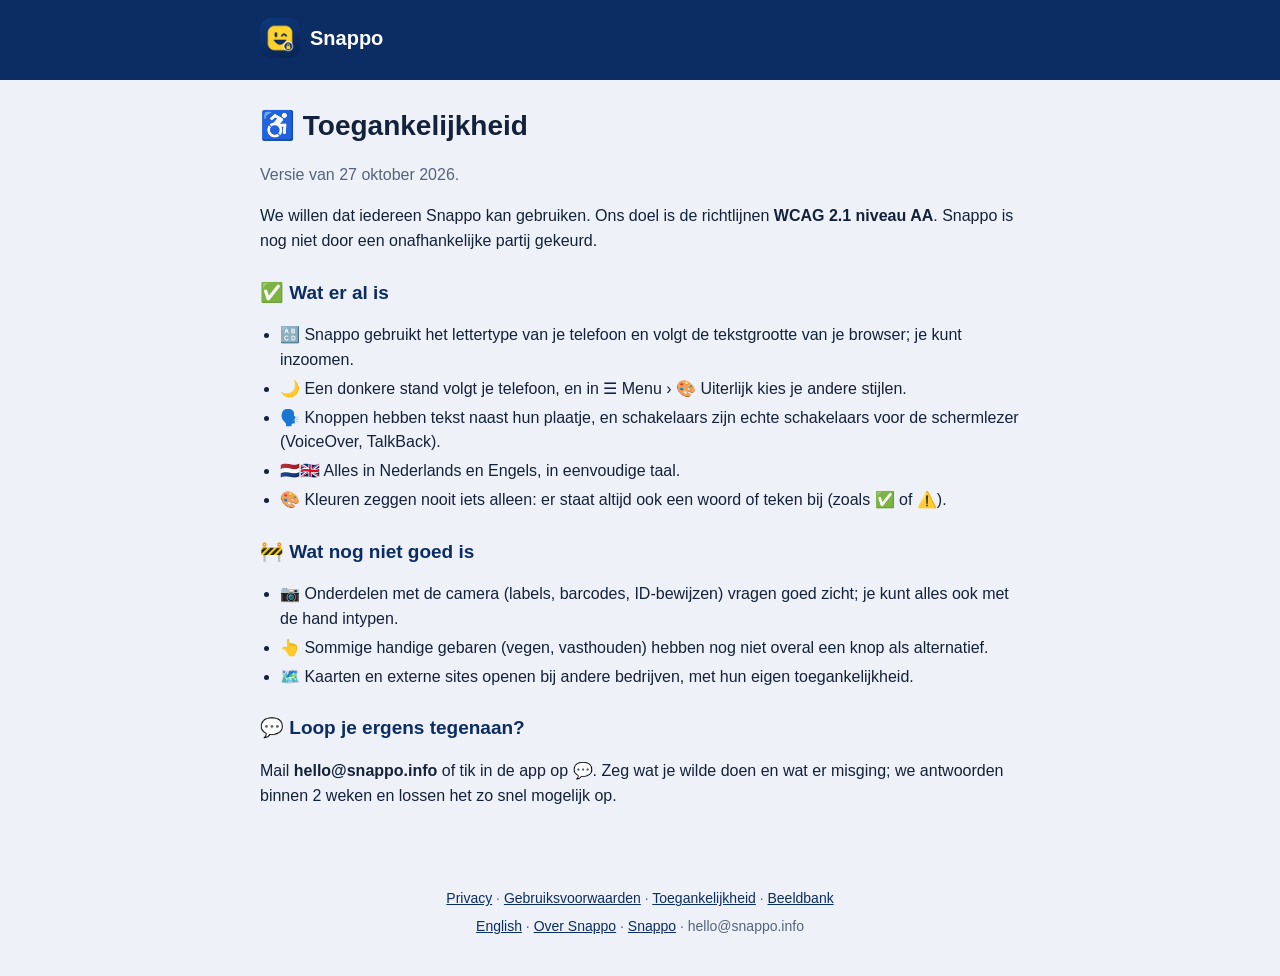
<file: toegankelijkheid.html>
<!doctype html>
<html lang="nl">
<head>
<meta charset="utf-8">
<meta name="viewport" content="width=device-width, initial-scale=1">
<meta name="tdm-reservation" content="1">
<title>Snappo · Toegankelijkheid</title>
<meta name="description" content="Toegankelijkheid · Snappo. Jouw gegevens. Jouw eigendom. Jouw waarde.">
<link rel="canonical" href="https://snappo.info/toegankelijkheid.html">
<link rel="alternate" hreflang="nl" href="https://snappo.info/toegankelijkheid.html">
<link rel="alternate" hreflang="en" href="https://snappo.info/accessibility.html">
<link rel="icon" type="image/png" href="icons/icon-192.png">
<style>
:root{--bg:#eef2f8;--card:#fff;--fg:#14213a;--mute:#56627c;--blue:#0b2d63;--yel:#ffd23f;--line:#d9e0ec}
@media (prefers-color-scheme:dark){:root{--bg:#0c1426;--card:#152039;--fg:#e8eefb;--mute:#a3b2d0;--blue:#9cc0ff;--line:#2a3a5c}}
body{margin:0;background:var(--bg);color:var(--fg);font:16px/1.55 -apple-system,BlinkMacSystemFont,"Segoe UI",Roboto,sans-serif}
header{background:#0b2d63;color:#fff;padding:18px 16px 22px}
header a{color:#fff;text-decoration:none;display:flex;align-items:center;gap:10px;max-width:760px;margin:0 auto;font-weight:600;font-size:20px}
header img{width:40px;height:40px;border-radius:10px}
main{max-width:760px;margin:0 auto;padding:16px 16px 40px;overflow-wrap:anywhere}
h1{font-size:28px;margin:8px 0 6px} h3{color:var(--blue);font-size:19px;margin:24px 0 8px}
ul{padding-left:20px} li{margin:4px 0}
ul.f,ul.img{list-style:none;padding:0;display:grid;gap:10px}
ul.f li,ul.img li{display:flex;gap:12px;background:var(--card);border-radius:14px;padding:12px 14px;margin:0}
ul.f li span{font-size:22px}
ul.img img{width:110px;max-height:220px;object-fit:cover;object-position:top;border-radius:12px;border:1px solid var(--line);flex:0 0 auto}
.m,.small{color:var(--mute)} .msg{margin:8px 0}
table{border-collapse:collapse;width:100%;font-size:14px;display:block;overflow-x:auto} th,td{border:1px solid var(--line);padding:6px 8px;text-align:left;vertical-align:top} th{background:var(--card)}
table{overflow-wrap:normal;hyphens:auto} td small{display:block;color:var(--mute)} td:first-child{min-width:92px}
.parts{background:var(--card);border-radius:14px;padding:12px 14px;margin:10px 0}
footer{text-align:center;color:var(--mute);font-size:14px;padding:20px 16px 36px;line-height:2}
a{color:var(--blue)}
</style>
</head>
<body>
<header><a href="./"><img src="icons/icon-192.png" alt="">Snappo</a></header>
<main>
<h1>♿ Toegankelijkheid</h1>
<p class="m">Versie van 27 oktober 2026.</p>
<p>We willen dat iedereen Snappo kan gebruiken. Ons doel is de richtlijnen <b>WCAG 2.1 niveau AA</b>. Snappo is nog niet door een onafhankelijke partij gekeurd.</p>
<h3>✅ Wat er al is</h3><ul>
<li>🔠 Snappo gebruikt het lettertype van je telefoon en volgt de tekstgrootte van je browser; je kunt inzoomen.</li>
<li>🌙 Een donkere stand volgt je telefoon, en in ☰ Menu › 🎨 Uiterlijk kies je andere stijlen.</li>
<li>🗣️ Knoppen hebben tekst naast hun plaatje, en schakelaars zijn echte schakelaars voor de schermlezer (VoiceOver, TalkBack).</li>
<li>🇳🇱🇬🇧 Alles in Nederlands en Engels, in eenvoudige taal.</li>
<li>🎨 Kleuren zeggen nooit iets alleen: er staat altijd ook een woord of teken bij (zoals ✅ of ⚠️).</li></ul>
<h3>🚧 Wat nog niet goed is</h3><ul>
<li>📷 Onderdelen met de camera (labels, barcodes, ID-bewijzen) vragen goed zicht; je kunt alles ook met de hand intypen.</li>
<li>👆 Sommige handige gebaren (vegen, vasthouden) hebben nog niet overal een knop als alternatief.</li>
<li>🗺️ Kaarten en externe sites openen bij andere bedrijven, met hun eigen toegankelijkheid.</li></ul>
<h3>💬 Loop je ergens tegenaan?</h3><p>Mail <b>hello@snappo.info</b> of tik in de app op 💬. Zeg wat je wilde doen en wat er misging; we antwoorden binnen 2 weken en lossen het zo snel mogelijk op.</p>
</main>
<footer><a href="privacy.html">Privacy</a> · <a href="voorwaarden.html">Gebruiksvoorwaarden</a> · <a href="toegankelijkheid.html">Toegankelijkheid</a> · <a href="beeldbank.html">Beeldbank</a><br><a href="accessibility.html">English</a> · <a href="over.html">Over Snappo</a> · <a href="./">Snappo</a> · hello@snappo.info</footer>
</body>
</html>
</file>
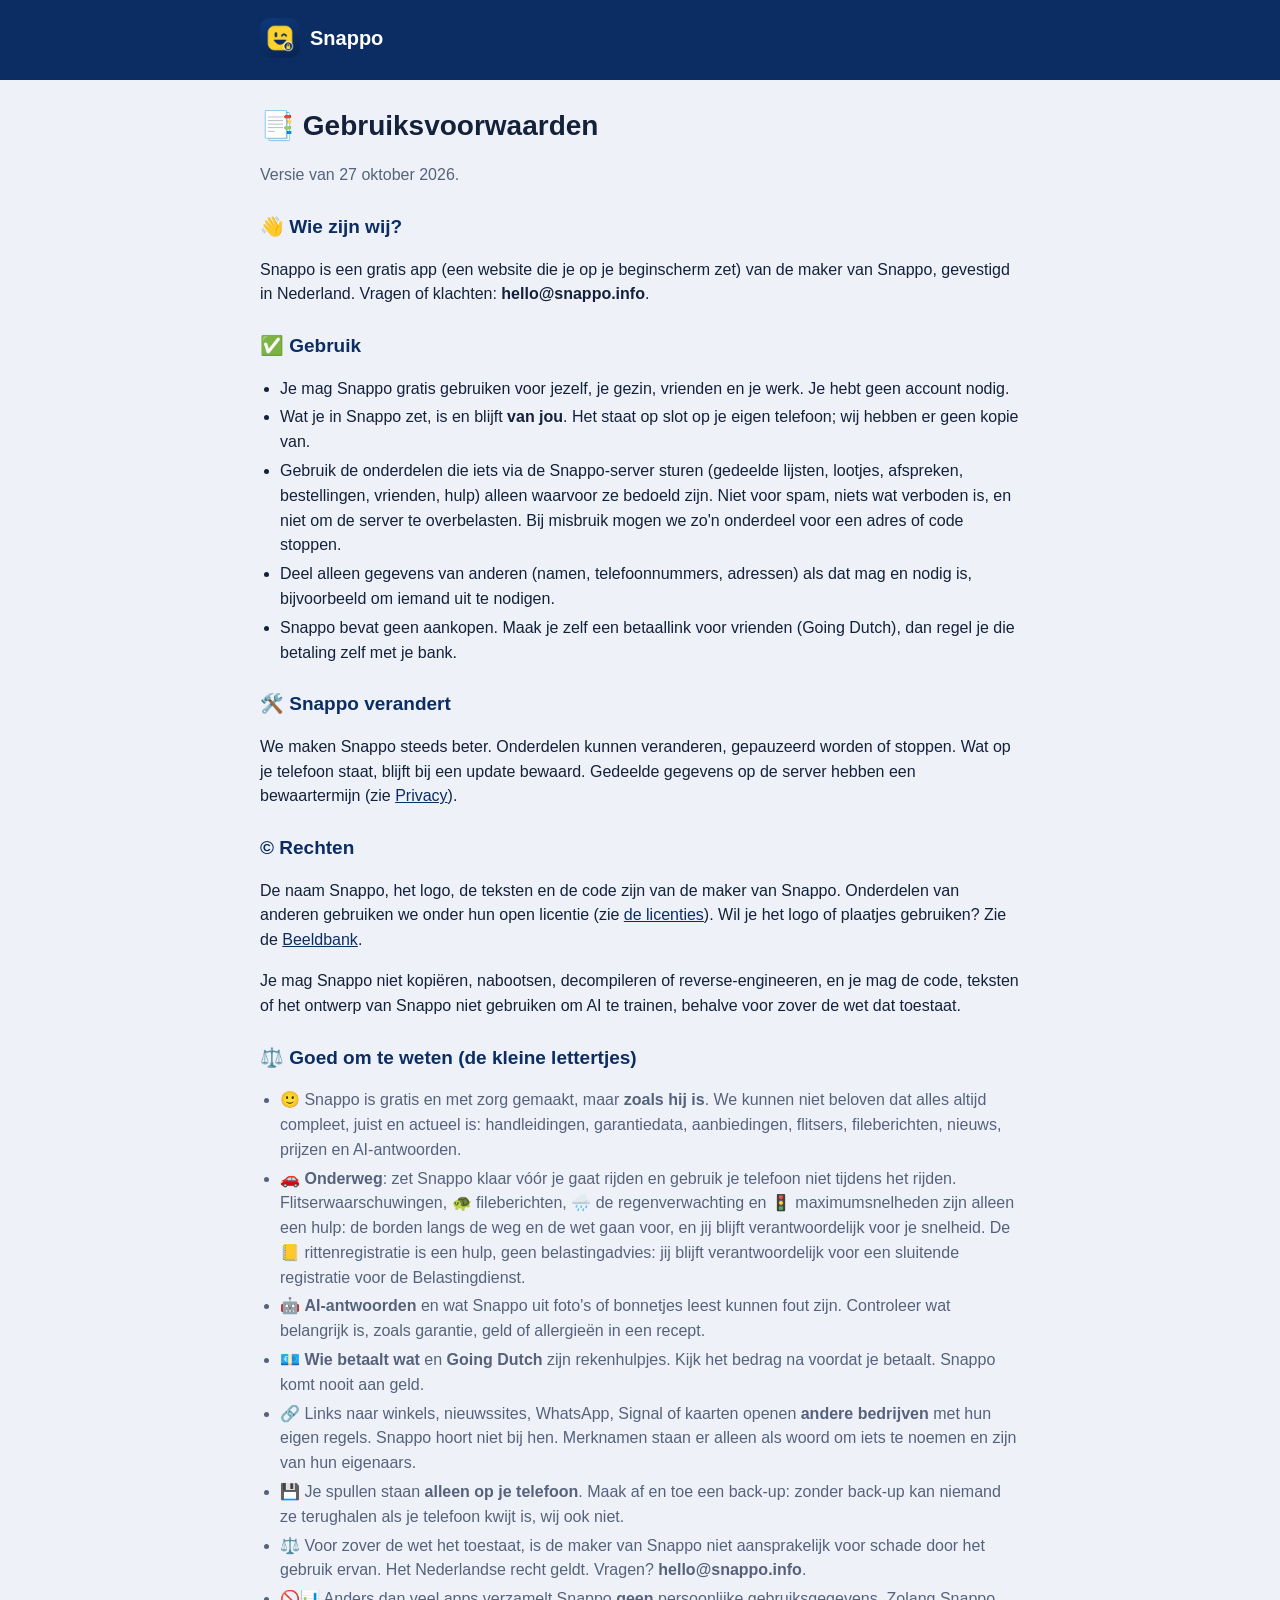
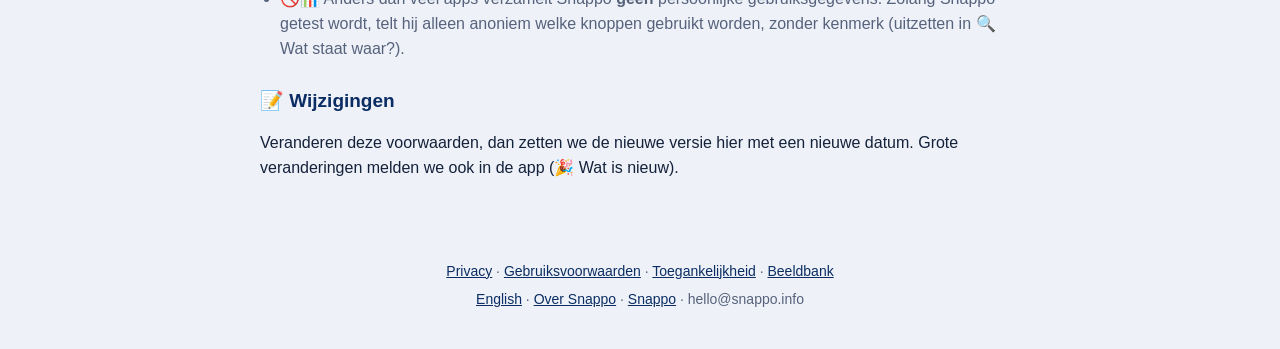
<file: voorwaarden.html>
<!doctype html>
<html lang="nl">
<head>
<meta charset="utf-8">
<meta name="viewport" content="width=device-width, initial-scale=1">
<meta name="tdm-reservation" content="1">
<title>Snappo · Gebruiksvoorwaarden</title>
<meta name="description" content="Gebruiksvoorwaarden · Snappo. Jouw gegevens. Jouw eigendom. Jouw waarde.">
<link rel="canonical" href="https://snappo.info/voorwaarden.html">
<link rel="alternate" hreflang="nl" href="https://snappo.info/voorwaarden.html">
<link rel="alternate" hreflang="en" href="https://snappo.info/terms.html">
<link rel="icon" type="image/png" href="icons/icon-192.png">
<style>
:root{--bg:#eef2f8;--card:#fff;--fg:#14213a;--mute:#56627c;--blue:#0b2d63;--yel:#ffd23f;--line:#d9e0ec}
@media (prefers-color-scheme:dark){:root{--bg:#0c1426;--card:#152039;--fg:#e8eefb;--mute:#a3b2d0;--blue:#9cc0ff;--line:#2a3a5c}}
body{margin:0;background:var(--bg);color:var(--fg);font:16px/1.55 -apple-system,BlinkMacSystemFont,"Segoe UI",Roboto,sans-serif}
header{background:#0b2d63;color:#fff;padding:18px 16px 22px}
header a{color:#fff;text-decoration:none;display:flex;align-items:center;gap:10px;max-width:760px;margin:0 auto;font-weight:600;font-size:20px}
header img{width:40px;height:40px;border-radius:10px}
main{max-width:760px;margin:0 auto;padding:16px 16px 40px;overflow-wrap:anywhere}
h1{font-size:28px;margin:8px 0 6px} h3{color:var(--blue);font-size:19px;margin:24px 0 8px}
ul{padding-left:20px} li{margin:4px 0}
ul.f,ul.img{list-style:none;padding:0;display:grid;gap:10px}
ul.f li,ul.img li{display:flex;gap:12px;background:var(--card);border-radius:14px;padding:12px 14px;margin:0}
ul.f li span{font-size:22px}
ul.img img{width:110px;max-height:220px;object-fit:cover;object-position:top;border-radius:12px;border:1px solid var(--line);flex:0 0 auto}
.m,.small{color:var(--mute)} .msg{margin:8px 0}
table{border-collapse:collapse;width:100%;font-size:14px;display:block;overflow-x:auto} th,td{border:1px solid var(--line);padding:6px 8px;text-align:left;vertical-align:top} th{background:var(--card)}
table{overflow-wrap:normal;hyphens:auto} td small{display:block;color:var(--mute)} td:first-child{min-width:92px}
.parts{background:var(--card);border-radius:14px;padding:12px 14px;margin:10px 0}
footer{text-align:center;color:var(--mute);font-size:14px;padding:20px 16px 36px;line-height:2}
a{color:var(--blue)}
</style>
</head>
<body>
<header><a href="./"><img src="icons/icon-192.png" alt="">Snappo</a></header>
<main>
<h1>📑 Gebruiksvoorwaarden</h1>
<p class="m">Versie van 27 oktober 2026.</p>
<h3>👋 Wie zijn wij?</h3><p>Snappo is een gratis app (een website die je op je beginscherm zet) van de maker van Snappo, gevestigd in Nederland. Vragen of klachten: <b>hello@snappo.info</b>.</p>
<h3>✅ Gebruik</h3><ul>
<li>Je mag Snappo gratis gebruiken voor jezelf, je gezin, vrienden en je werk. Je hebt geen account nodig.</li>
<li>Wat je in Snappo zet, is en blijft <b>van jou</b>. Het staat op slot op je eigen telefoon; wij hebben er geen kopie van.</li>
<li>Gebruik de onderdelen die iets via de Snappo-server sturen (gedeelde lijsten, lootjes, afspreken, bestellingen, vrienden, hulp) alleen waarvoor ze bedoeld zijn. Niet voor spam, niets wat verboden is, en niet om de server te overbelasten. Bij misbruik mogen we zo'n onderdeel voor een adres of code stoppen.</li>
<li>Deel alleen gegevens van anderen (namen, telefoonnummers, adressen) als dat mag en nodig is, bijvoorbeeld om iemand uit te nodigen.</li>
<li>Snappo bevat geen aankopen. Maak je zelf een betaallink voor vrienden (Going Dutch), dan regel je die betaling zelf met je bank.</li></ul>
<h3>🛠️ Snappo verandert</h3><p>We maken Snappo steeds beter. Onderdelen kunnen veranderen, gepauzeerd worden of stoppen. Wat op je telefoon staat, blijft bij een update bewaard. Gedeelde gegevens op de server hebben een bewaartermijn (zie <a href="privacy.html">Privacy</a>).</p>
<h3>©️ Rechten</h3><p>De naam Snappo, het logo, de teksten en de code zijn van de maker van Snappo. Onderdelen van anderen gebruiken we onder hun open licentie (zie <a href="THIRD-PARTY-NOTICES.txt">de licenties</a>). Wil je het logo of plaatjes gebruiken? Zie de <a href="beeldbank.html">Beeldbank</a>.</p>
<p>Je mag Snappo niet kopiëren, nabootsen, decompileren of reverse-engineeren, en je mag de code, teksten of het ontwerp van Snappo niet gebruiken om AI te trainen, behalve voor zover de wet dat toestaat.</p>
<div class="small"><h3>⚖️ Goed om te weten (de kleine lettertjes)</h3><ul>
    <li>🙂 Snappo is gratis en met zorg gemaakt, maar <b>zoals hij is</b>. We kunnen niet beloven dat alles altijd compleet, juist en actueel is: handleidingen, garantiedata, aanbiedingen, flitsers, fileberichten, nieuws, prijzen en AI-antwoorden.</li>
    <li>🚗 <b>Onderweg</b>: zet Snappo klaar vóór je gaat rijden en gebruik je telefoon niet tijdens het rijden. Flitserwaarschuwingen, 🐢 fileberichten, 🌧️ de regenverwachting en 🚦 maximumsnelheden zijn alleen een hulp: de borden langs de weg en de wet gaan voor, en jij blijft verantwoordelijk voor je snelheid. De 📒 rittenregistratie is een hulp, geen belastingadvies: jij blijft verantwoordelijk voor een sluitende registratie voor de Belastingdienst.</li>
    <li>🤖 <b>AI-antwoorden</b> en wat Snappo uit foto's of bonnetjes leest kunnen fout zijn. Controleer wat belangrijk is, zoals garantie, geld of allergieën in een recept.</li>
    <li>💶 <b>Wie betaalt wat</b> en <b>Going Dutch</b> zijn rekenhulpjes. Kijk het bedrag na voordat je betaalt. Snappo komt nooit aan geld.</li>
    <li>🔗 Links naar winkels, nieuwssites, WhatsApp, Signal of kaarten openen <b>andere bedrijven</b> met hun eigen regels. Snappo hoort niet bij hen. Merknamen staan er alleen als woord om iets te noemen en zijn van hun eigenaars.</li>
    <li>💾 Je spullen staan <b>alleen op je telefoon</b>. Maak af en toe een back-up: zonder back-up kan niemand ze terughalen als je telefoon kwijt is, wij ook niet.</li>
    <li>⚖️ Voor zover de wet het toestaat, is de maker van Snappo niet aansprakelijk voor schade door het gebruik ervan. Het Nederlandse recht geldt. Vragen? <b>hello@snappo.info</b>.</li>
    <li>🚫📊 Anders dan veel apps verzamelt Snappo <b>geen</b> persoonlijke gebruiksgegevens. Zolang Snappo getest wordt, telt hij alleen anoniem welke knoppen gebruikt worden, zonder kenmerk (uitzetten in 🔍 Wat staat waar?).</li></ul></div>
<h3>📝 Wijzigingen</h3><p>Veranderen deze voorwaarden, dan zetten we de nieuwe versie hier met een nieuwe datum. Grote veranderingen melden we ook in de app (🎉 Wat is nieuw).</p>
</main>
<footer><a href="privacy.html">Privacy</a> · <a href="voorwaarden.html">Gebruiksvoorwaarden</a> · <a href="toegankelijkheid.html">Toegankelijkheid</a> · <a href="beeldbank.html">Beeldbank</a><br><a href="terms.html">English</a> · <a href="over.html">Over Snappo</a> · <a href="./">Snappo</a> · hello@snappo.info</footer>
</body>
</html>
</file>
